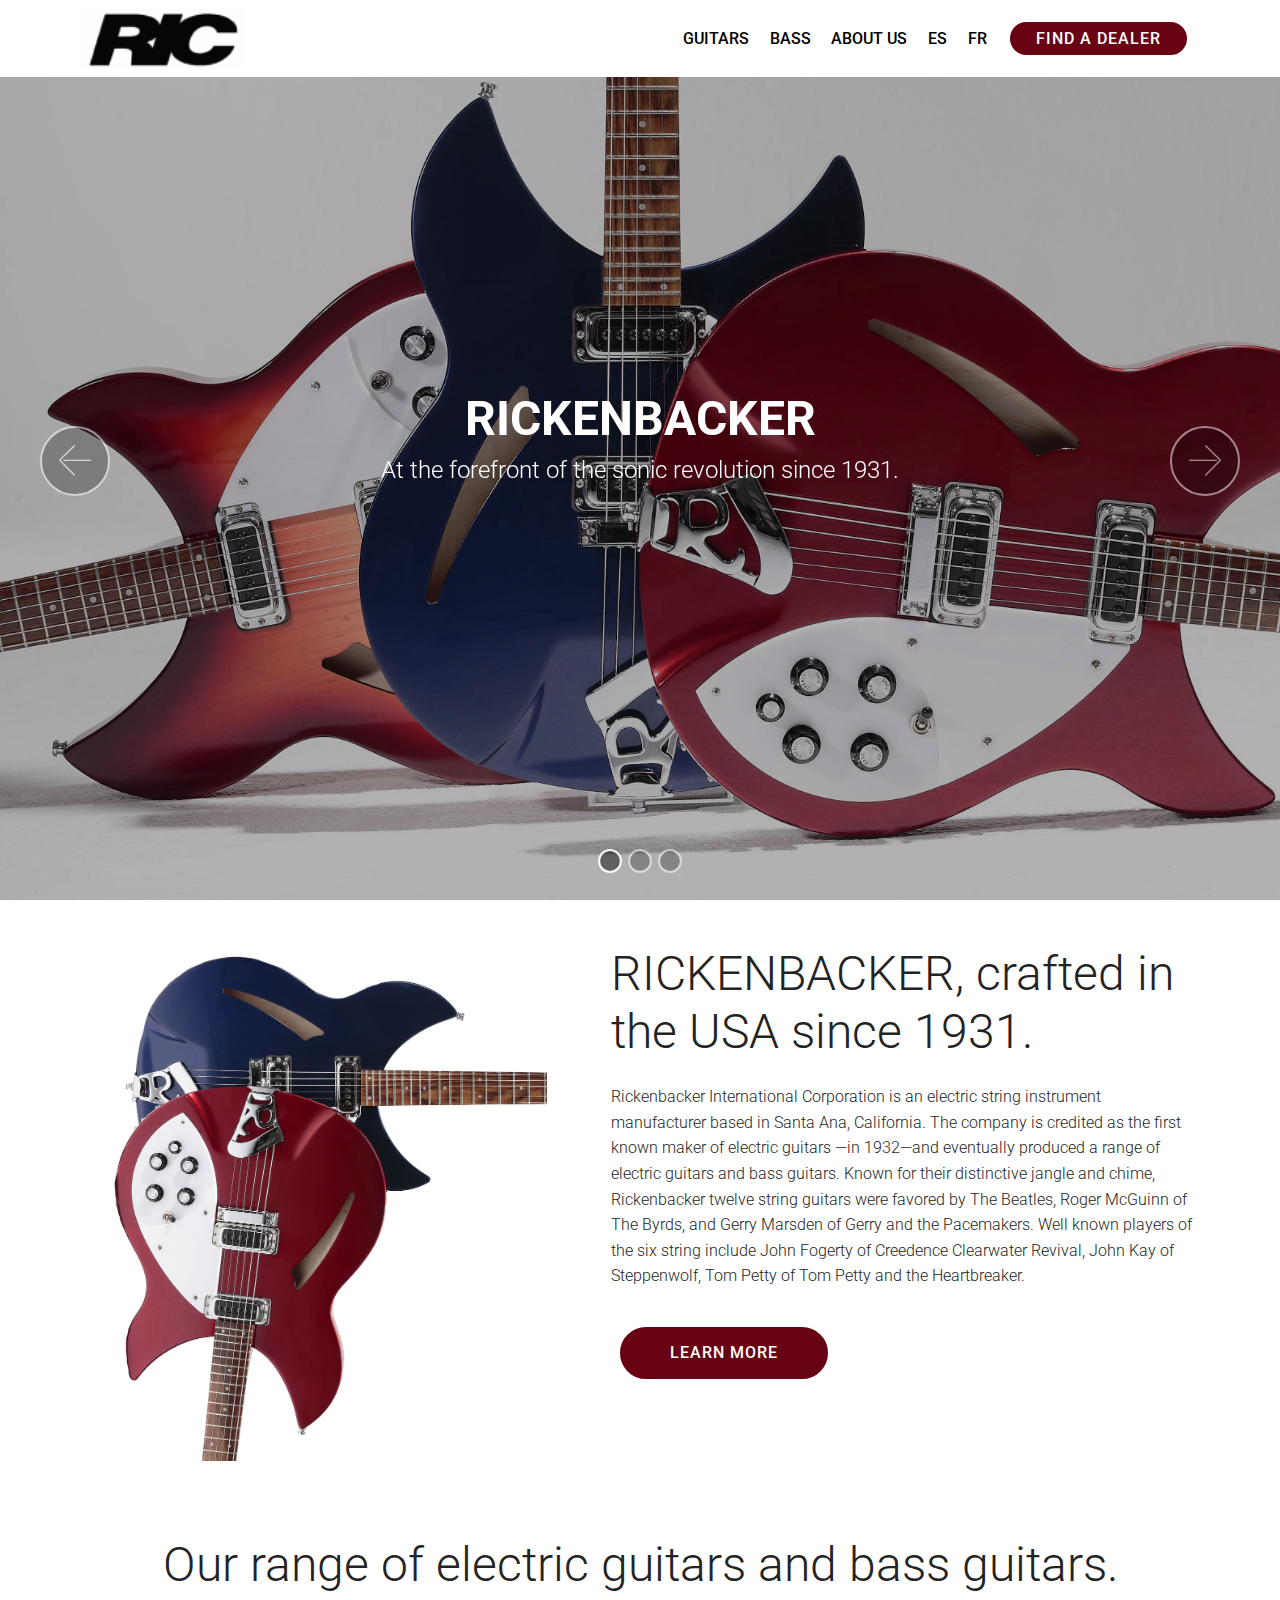
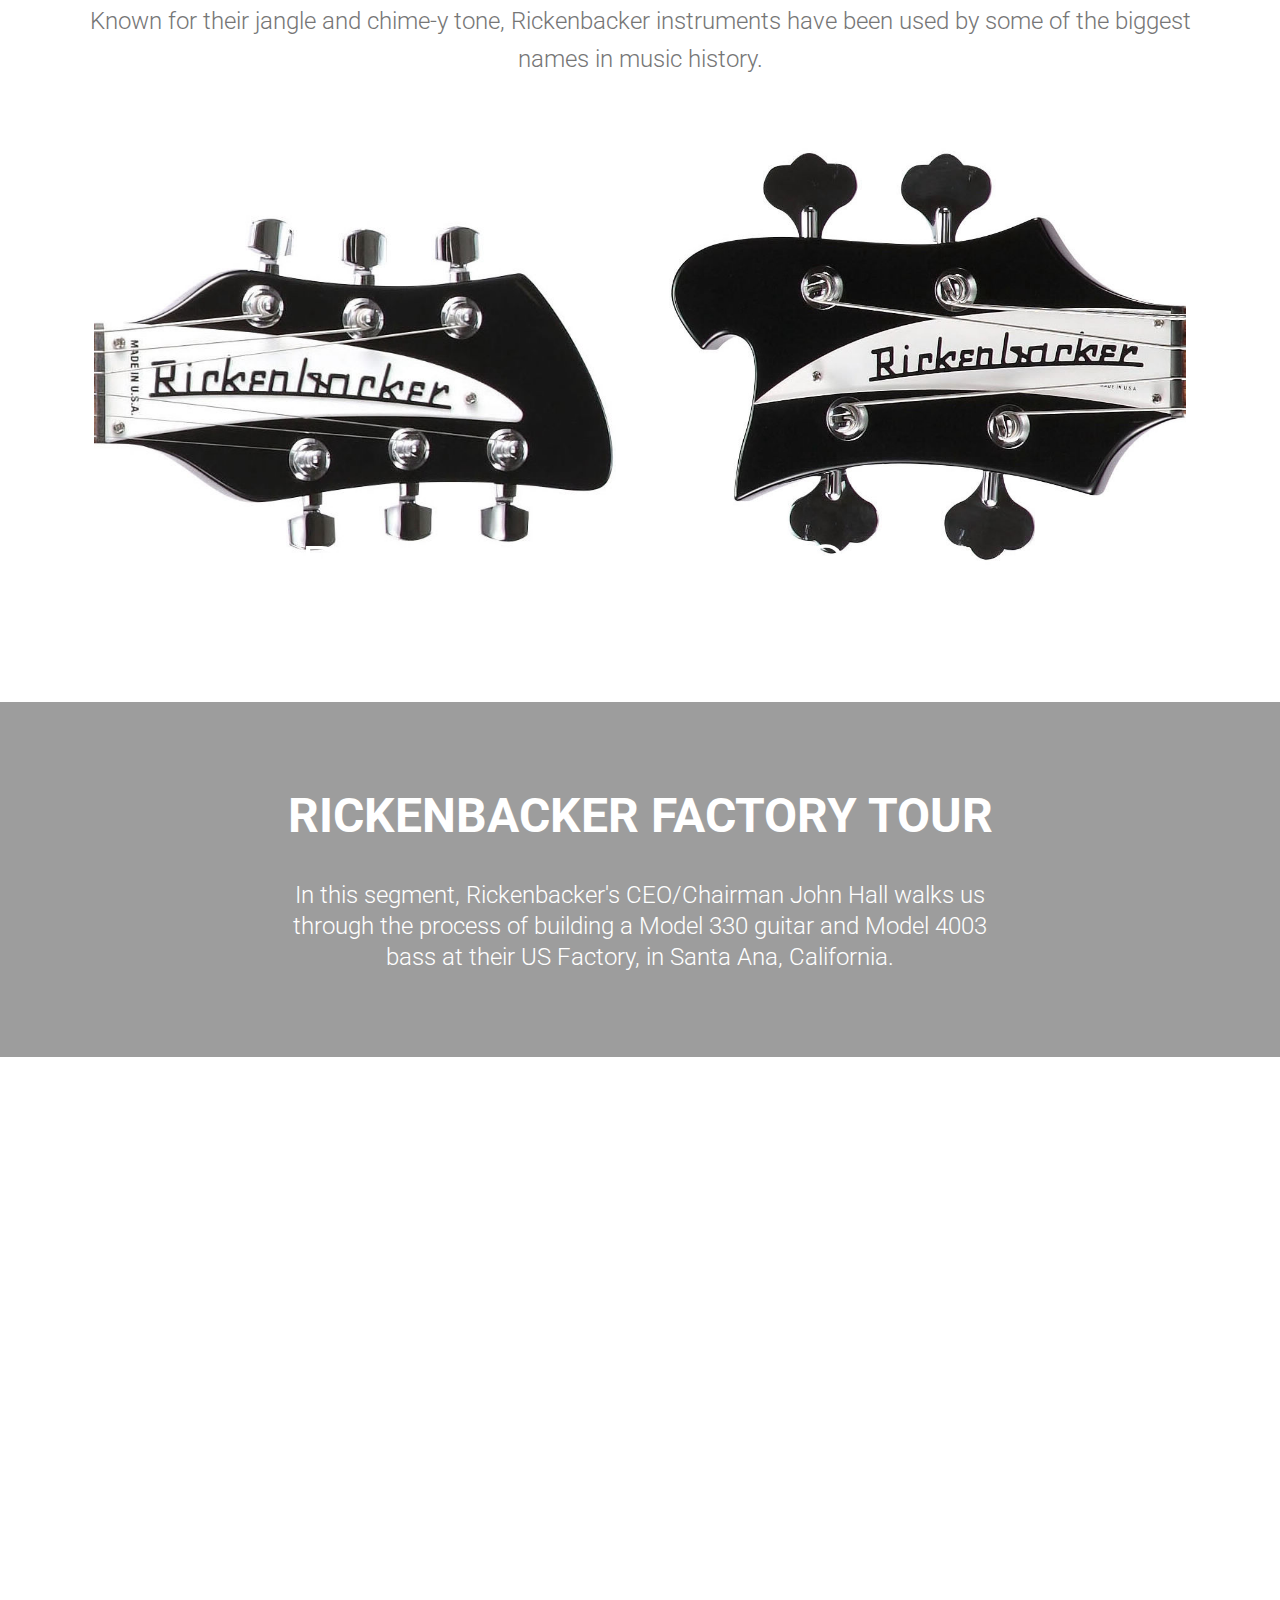
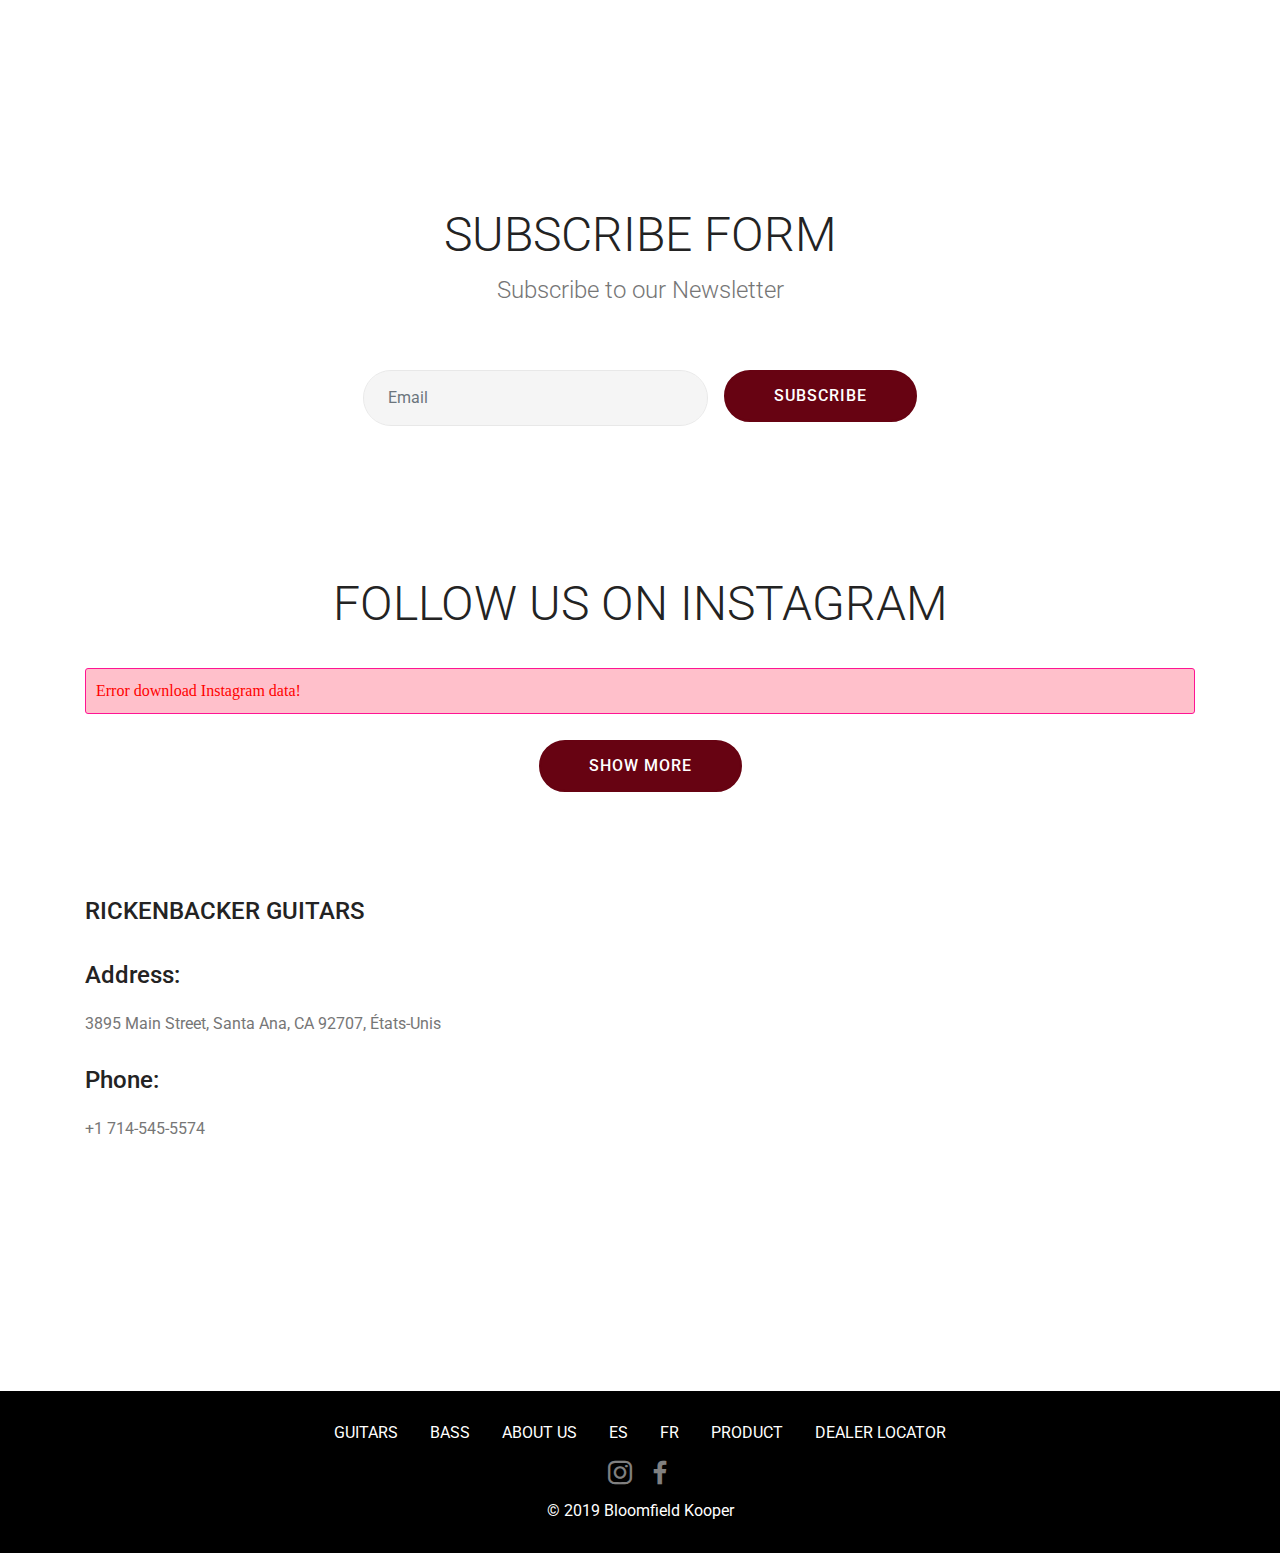
<file: index.html>
<!DOCTYPE html>
<html  >
<head>
  
  <meta charset="UTF-8">
  <meta http-equiv="X-UA-Compatible" content="IE=edge">
  
  <meta name="viewport" content="width=device-width, initial-scale=1, minimum-scale=1">
  <link rel="shortcut icon" href="assets/images/capture-decran-le-2019-04-23-a-13.59.42-110x120.png" type="image/x-icon">
  <meta name="description" content="At the forefront of the sonic revolution since 1931.">
  
  
  <title>RICKENBACKER GUITARS AND BASS</title>
  <link rel="stylesheet" href="assets/web/assets/mobirise-icons/mobirise-icons.css">
  <link rel="stylesheet" href="assets/facebook-plugin/style.css">
  <link rel="stylesheet" href="assets/bootstrap/css/bootstrap.min.css">
  <link rel="stylesheet" href="assets/bootstrap/css/bootstrap-grid.min.css">
  <link rel="stylesheet" href="assets/bootstrap/css/bootstrap-reboot.min.css">
  <link rel="stylesheet" href="assets/dropdown/css/style.css">
  <link rel="stylesheet" href="assets/tether/tether.min.css">
  <link rel="stylesheet" href="assets/socicon/css/styles.css">
  <link rel="stylesheet" href="assets/instagram-feed/style.css">
  <link rel="stylesheet" href="assets/slick/slick.css">
  <link rel="stylesheet" href="assets/theme/css/style.css">
  <link rel="stylesheet" href="assets/recaptcha.css">
  <link rel="preload" as="style" href="assets/mobirise/css/mbr-additional.css"><link rel="stylesheet" href="assets/mobirise/css/mbr-additional.css" type="text/css">
  
  
  

</head>
<body>
  <section class="menu cid-rnWPmlaG2n" once="menu" id="menu2-0">

    

    <nav class="navbar navbar-expand beta-menu navbar-dropdown align-items-center navbar-fixed-top navbar-toggleable-sm">
        <button class="navbar-toggler navbar-toggler-right" type="button" data-toggle="collapse" data-target="#navbarSupportedContent" aria-controls="navbarSupportedContent" aria-expanded="false" aria-label="Toggle navigation">
            <div class="hamburger">
                <span></span>
                <span></span>
                <span></span>
                <span></span>
            </div>
        </button>
        <div class="menu-logo">
            <div class="navbar-brand">
                <span class="navbar-logo">
                    <a href="index.html">
                        <img src="assets/images/index-copie-122x45.png" alt="" title="" style="height: 3.8rem;">
                    </a>
                </span>
                
            </div>
        </div>
        <div class="collapse navbar-collapse" id="navbarSupportedContent">
            <ul class="navbar-nav nav-dropdown" data-app-modern-menu="true"><li class="nav-item">
                    <a class="nav-link link text-black display-4" href="guitars.html">
                        GUITARS</a>
                </li><li class="nav-item"><a class="nav-link link text-black display-4" href="bass.html">BASS</a></li>
                <li class="nav-item"><a class="nav-link link text-black display-4" href="page3.html">
                        ABOUT US</a></li><li class="nav-item"><a class="nav-link link text-black display-4" href="index.html">ES</a></li><li class="nav-item"><a class="nav-link link text-black display-4" href="index.html">FR</a></li></ul>
            <div class="navbar-buttons mbr-section-btn"><a class="btn btn-sm btn-primary display-4" href="dealerlocator.html">
                    
                    FIND A DEALER</a></div>
        </div>
    </nav>
</section>

<section class="carousel slide cid-rnWQ8LUWBE" data-interval="false" id="slider1-1">

    

    <div class="full-screen"><div class="mbr-slider slide carousel" data-keyboard="false" data-ride="false" data-interval="4000" data-pause="true"><ol class="carousel-indicators"><li data-app-prevent-settings="" data-target="#slider1-1" class=" active" data-slide-to="0"></li><li data-app-prevent-settings="" data-target="#slider1-1" data-slide-to="1"></li><li data-app-prevent-settings="" data-target="#slider1-1" data-slide-to="2"></li></ol><div class="carousel-inner" role="listbox"><div class="carousel-item slider-fullscreen-image active" data-bg-video-slide="false" style="background-image: url(assets/images/r-11-2000x3000.jpg);"><div class="container container-slide"><div class="image_wrapper"><div class="mbr-overlay" style="opacity: 0.3;"></div><img src="assets/images/r-11-2000x3000.jpg" title="<b>RICKENBACKER</b>"><div class="carousel-caption justify-content-center"><div class="col-10 align-center"><h2 class="mbr-fonts-style display-2"><strong>RICKENBACKER</strong></h2><p class="lead mbr-text mbr-fonts-style display-5">At the forefront of the sonic 
revolution since 1931.
</p></div></div></div></div></div><div class="carousel-item slider-fullscreen-image" data-bg-video-slide="false" style="background-image: url(assets/images/img-2625-2000x1458.jpg);"><div class="container container-slide"><div class="image_wrapper"><div class="mbr-overlay" style="opacity: 0.3;"></div><img src="assets/images/img-2625-2000x1458.jpg" title="<b>RICKENBACKER</b>"><div class="carousel-caption justify-content-center"><div class="col-10 align-center"><h2 class="mbr-fonts-style display-2"><strong>RICKENBACKER</strong></h2><p class="lead mbr-text mbr-fonts-style display-5">At the forefront of the sonic 
revolution since 1931.
</p></div></div></div></div></div><div class="carousel-item slider-fullscreen-image" data-bg-video-slide="false" style="background-image: url(assets/images/r-2-2000x3000.jpg);"><div class="container container-slide"><div class="image_wrapper"><div class="mbr-overlay" style="opacity: 0.3;"></div><img src="assets/images/r-2-2000x3000.jpg" title="<b>RICKENBACKER</b>"><div class="carousel-caption justify-content-center"><div class="col-10 align-center"><h2 class="mbr-fonts-style display-2"><strong>RICKENBACKER</strong></h2><p class="lead mbr-text mbr-fonts-style display-5">At the forefront of the sonic 
revolution since 1931.
</p></div></div></div></div></div></div><a data-app-prevent-settings="" class="carousel-control carousel-control-prev" role="button" data-slide="prev" href="#slider1-1"><span aria-hidden="true" class="mbri-left mbr-iconfont"></span><span class="sr-only">Previous</span></a><a data-app-prevent-settings="" class="carousel-control carousel-control-next" role="button" data-slide="next" href="#slider1-1"><span aria-hidden="true" class="mbri-right mbr-iconfont"></span><span class="sr-only">Next</span></a></div></div>

</section>

<section class="header3 cid-rnX1oPREDa" id="header3-d">

    

    

    <div class="container">
        <div class="media-container-row">
            <div class="mbr-figure" style="width: 85%;">
                <img src="assets/images/legacy-r-9-copie-1142x1275.jpg" alt="" title="">
            </div>

            <div class="media-content">
                <h1 class="mbr-section-title mbr-white pb-3 mbr-fonts-style display-2">RICKENBACKER, crafted in the USA since 1931.</h1>
                
                <div class="mbr-section-text mbr-white pb-3 ">
                    <p class="mbr-text mbr-fonts-style display-4">
                        Rickenbacker International Corporation is an electric string instrument manufacturer based in Santa Ana, California. The company is credited as the first known maker of electric guitars —in 1932—and eventually produced a range of electric guitars and bass guitars. Known for their distinctive jangle and chime, Rickenbacker twelve string guitars were favored by The Beatles, Roger McGuinn of The Byrds, and Gerry Marsden of Gerry and the Pacemakers. Well known players of the six string include John Fogerty of Creedence Clearwater Revival, John Kay of Steppenwolf, Tom Petty of Tom Petty and the Heartbreaker.
                    </p>
                </div>
                <div class="mbr-section-btn"><a class="btn btn-md btn-primary display-4" href="page3.html">LEARN MORE</a></div>
            </div>
        </div>
    </div>

</section>

<section class="features9 popup-btn-cards cid-rotxzy3Yw6" id="features9-q">

    

    
    <div class="container">
        <h2 class="align-center mbr-fonts-style mbr-section-title display-2">Our range of electric guitars and bass guitars.</h2>
        
        <h3 class="mbr-section-subtitle align-center mbr-fonts-style mbr-light  display-5">Known for their jangle and chime-y tone, Rickenbacker instruments have been used by some of the biggest names in music history.</h3>
        <div class="row main justify-content-center">
            <div class="col-lg-6 p-4">
                <div class="image-element card-wrapper">
                    <img src="assets/images/guitarbass-330headstock-718x718.jpg" alt="" title="">
                    <div class="mbr-overlay card-overlay"></div>
                    <div class="wrapper">
                        <h3 class="card-title mbr-fonts-style align-left mbr-white display-1">
                            GUITARS</h3>
                        <div class="collapsed-content">
                            <p class="mbr-text mbr-white mbr-fonts-style display-7">
                                Rickenbacker guitars stand as some of the most iconic of all time, as one of the true early innovators of the electric guitar.
                            </p>
                            <div class="mbr-section-btn"><a class="btn btn-md btn-white-outline display-4" href="guitars.html">View All</a></div>
                        </div>
                   </div>
               </div>
            </div>
            <div class="col-lg-6 p-4">
                <div class="image-element card-wrapper">
                    <img src="assets/images/guitarbass-4001headstock-1-844x843.jpg" alt="" title="">
                    <div class="mbr-overlay card-overlay"></div>
                    <div class="wrapper">
                        <h3 class="card-title mbr-fonts-style align-left mbr-white display-1">
                            BASS</h3>
                        <div class="collapsed-content">
                            <p class="mbr-text mbr-white mbr-fonts-style display-7">
                                The Classic Rickenbacker bass is famous for its ringing sustain, treble punch and solid underlying bass.
                            </p>
                            <div class="mbr-section-btn"><a class="btn btn-md btn-white-outline display-4" href="bass.html">View All</a></div>
                        </div>
                    </div>
                </div>
            </div>
        </div>
    </div>
</section>

<section class="mbr-section content5 cid-ro7Llupk1H mbr-parallax-background" id="content5-j">

    

    <div class="mbr-overlay" style="opacity: 0.4; background-color: rgb(35, 35, 35);">
    </div>

    <div class="container">
        <div class="media-container-row">
            <div class="title col-12 col-md-8">
                <h2 class="align-center mbr-bold mbr-white pb-3 mbr-fonts-style display-2"><p>RICKENBACKER FACTORY TOUR</p></h2>
                <h3 class="mbr-section-subtitle align-center mbr-light mbr-white pb-3 mbr-fonts-style display-5">In this segment, Rickenbacker's CEO/Chairman John Hall walks us through the process of building a Model 330 guitar and Model 4003 bass at their US Factory, in Santa Ana, California.</h3>
                
                
            </div>
        </div>
    </div>
</section>

<section class="cid-ro7IWrtuYd" id="video1-h">

    
    
    <figure class="mbr-figure align-center container">
        <div class="video-block" style="width: 87%;">
            <div><iframe class="mbr-embedded-video" src="https://www.youtube.com/embed/NEuqgZzKxC4?rel=0&amp;amp;showinfo=0&amp;autoplay=0&amp;loop=0" width="1280" height="720" frameborder="0" allowfullscreen></iframe></div>
        </div>
    </figure>
</section>

<section class="mbr-section form3 cid-ro7LJwdnQ4" id="form3-l">

    

    

    <div class="container">
        <div class="row justify-content-center">
            <div class="title col-12 col-lg-8">
                <h2 class="align-center pb-2 mbr-fonts-style display-2">
                    SUBSCRIBE FORM
                </h2>
                <h3 class="mbr-section-subtitle align-center pb-5 mbr-light mbr-fonts-style display-5">
                    Subscribe to our Newsletter
                </h3>
            </div>
        </div>

        <div class="row py-2 justify-content-center">
            <div class="col-12 col-lg-6  col-md-8 " data-form-type="formoid">
                <!---Formbuilder Form--->
                <form action="https://mobirise.com/" method="POST" class="mbr-form form-with-styler" data-form-title="Mobirise Form"><input type="hidden" name="email" data-form-email="true" value="jRXoV0EBKMyQ04DEFIy4wEuelewADdAd5cuQMClMbmYqbbrt9MZSRkUJo7ILUOqeaRh2MCOHaSQ+YG6zc0nZyJkV00XPnHT3cZNubCXFZgMCnMmLoHLEQSiF8Kek4us=.Gka+Cpdjx4rkTo5+k5tGN6weruvhta/dmerRfwgobXSNTKadV0UOGE4MI6N3N+n4AvPn04tu7VrU/IitJO/LLhLOaC9557bnOcvPS+KlcUGzfrjfRtp8BUzVC0DxUQFz">
                    <div class="row">
                        <div hidden="hidden" data-form-alert="" class="alert alert-success col-12">Thanks for filling out the form!</div>
                        <div hidden="hidden" data-form-alert-danger="" class="alert alert-danger col-12">
                        </div>
                    </div>
                    <div class="dragArea row">
                        <div class="form-group col" data-for="email">
                            <input type="email" name="email" placeholder="Email" data-form-field="Email" required="required" class="form-control display-7" id="email-form3-l">
                        </div>
                        <div class="col-auto input-group-btn">
                            <button type="submit" class="btn btn-primary  display-4">SUBSCRIBE</button>
                        </div>
                    </div>
                </form><!---Formbuilder Form--->
            </div>
        </div>
    </div>
</section>

<section class="mbr-instagram-feed" data-rows="2" data-per-row-slider="" data-spacing="5" data-full-width="" data-account="yulnetwork" data-per-row-grid="4" id="instagram-feed-block-g" data-rv-view="179" style="background-color: rgb(255, 255, 255); padding-top: 40px; padding-bottom: 40px;">
    
    <div class="container container_toggle">
        <div class="row">
            <div class="col">
                <div class="inst">
                    <h1 class="inst__title align-center mbr-fonts-style display-2">FOLLOW US ON INSTAGRAM</h1>
                    <div class="inst__content"></div>
                    <div class="inst__more mbr-section-btn align-center" buttons="0"><a class="btn btn-md btn-primary display-4" href="#" data-max-id="2025742496447313219_12860144783">SHOW MORE</a></div>
                </div>
            </div>
        </div>
    </div>
</section>

<section class="mbr-section contacts1 cid-ro7Mxxr7EP" id="contacts1-m">
    <!---->
    
    <!---->
    <!--Overlay-->
    
    <!--Container-->
    <div class="container">
        <div class="row">
            <!--Titles-->
            <div class="title col-12">
                <h2 class="align-left mbr-fonts-style display-5">
                    RICKENBACKER GUITARS</h2>
                
            </div>
            <!--Left-->
            <div class="col-12 col-md-6">
                <div class="left-block wrapper">
                    <div class="b b-adress">
                        <h5 class="align-left mbr-fonts-style m-0 display-5">
                            Address:
                        </h5>
                        <p class="mbr-text align-left mbr-fonts-style display-7">
                            3895 Main Street, Santa Ana, CA 92707, États-Unis
                        </p>
                    </div>
                    <div class="b b-phone">
                        <h5 class="align-left mbr-fonts-style m-0 display-5">
                            Phone:
                        </h5>
                        <p class="mbr-text align-left mbr-fonts-style display-7">
                            +1 714-545-5574
                        </p>
                    </div>
                    
                </div>
            </div>
            <!--Right-->
            <div class="col-12 col-md-6">
                <div class="google-map"><iframe frameborder="0" style="border:0" src="https://www.google.com/maps/embed/v1/place?key=AIzaSyCy9r70T3NYf3PhvVflTo0_zdif2_IoIYs&amp;q=place_id:EiozODk1IE1haW4gU3RyZWV0LCBTYW50YSBBbmEsIENBIDkyNzA3LCBVU0EiGxIZChQKEgnpKioc297cgBHlMe81lJhSEBC3Hg" allowfullscreen=""></iframe></div>
            </div>
        </div>
    </div>
</section>

<section once="" class="cid-ro7MAS4j1t" id="footer7-n">

    

    

    <div class="container">
        <div class="media-container-row align-center mbr-white">
            <div class="row row-links">
                <ul class="foot-menu">
                    
                    
                    
                    
                    
                <li class="foot-menu-item mbr-fonts-style display-7"><a href="guitars.html" class="text-white">GUITARS</a></li><li class="foot-menu-item mbr-fonts-style display-7"><a class="text-white mbr-bold" href="bass.html" style="font-weight: normal;"></a><a href="bass.html" class="text-white">BASS</a></li><li class="foot-menu-item mbr-fonts-style display-7"><a class="text-white mbr-bold" href="page3.html" style="font-weight: normal;"></a><a href="page3.html" class="text-white">ABOUT US</a></li><li class="foot-menu-item mbr-fonts-style display-7"><a class="text-white mbr-bold" href="index.html" style="font-weight: normal;"></a><a href="index.html" class="text-white">ES</a></li><li class="foot-menu-item mbr-fonts-style display-7"><a class="text-white mbr-bold" href="index.html" style="font-weight: normal;"></a><a href="index.html" class="text-white">FR</a></li><li class="foot-menu-item mbr-fonts-style display-7"><a class="text-white mbr-bold" href="index.html" style="font-weight: normal;"></a><a href="Product.html" class="text-white"></a><a href="Product.html" class="text-white">PRODUCT</a></li><li class="foot-menu-item mbr-fonts-style display-7"><a class="text-white mbr-bold" href="index.html" style="font-weight: normal;"></a><a href="Product.html" class="text-white"></a><a href="dealerlocator.html" class="text-white">DEALER LOCATOR</a></li></ul>
            </div>
            <div class="row social-row">
                <div class="social-list align-right pb-2">
                    
                    
                    
                    
                    
                    
                <div class="soc-item">
                        <a href="http://instagram.com/yulnetwork" target="_blank">
                            <span class="mbr-iconfont mbr-iconfont-social socicon-instagram socicon" style="color: rgb(255, 255, 255); fill: rgb(255, 255, 255);"></span>
                        </a>
                    </div><div class="soc-item">
                        <a href="https://www.facebook.com/ricguitars" target="_blank">
                            <span class="mbr-iconfont mbr-iconfont-social socicon-facebook socicon" style="color: rgb(255, 255, 255); fill: rgb(255, 255, 255);"></span>
                        </a>
                    </div></div>
            </div>
            <div class="row row-copirayt">
                <p class="mbr-text mb-0 mbr-fonts-style mbr-white align-center display-7">© 2019 <a href="https://www.bloomfieldkooper.com/" target="_blank" class="text-white">Bloomfield Kooper</a></p>
            </div>
        </div>
    </div>
</section>


  <script src="assets/web/assets/jquery/jquery.min.js"></script>
  <script src="assets/popper/popper.min.js"></script>
  <script src="https://connect.facebook.net/en_US/sdk.js#xfbml=1&version=v2.5"></script>
  <script src="https://apis.google.com/js/plusone.js"></script>
  <script src="assets/facebook-plugin/facebook-script.js"></script>
  <script src="assets/bootstrap/js/bootstrap.min.js"></script>
  <script src="assets/smoothscroll/smooth-scroll.js"></script>
  <script src="assets/vimeoplayer/jquery.mb.vimeo_player.js"></script>
  <script src="assets/dropdown/js/nav-dropdown.js"></script>
  <script src="assets/dropdown/js/navbar-dropdown.js"></script>
  <script src="assets/touchswipe/jquery.touch-swipe.min.js"></script>
  <script src="assets/ytplayer/jquery.mb.ytplayer.min.js"></script>
  <script src="assets/tether/tether.min.js"></script>
  <script src="assets/bootstrapcarouselswipe/bootstrap-carousel-swipe.js"></script>
  <script src="assets/mbr-popup-btns/mbr-popup-btns.js"></script>
  <script src="assets/parallax/jarallax.min.js"></script>
  <script src="assets/instagram-feed/index.js"></script>
  <script src="assets/slick/slick.min.js"></script>
  <script src="assets/theme/js/script.js"></script>
  <script src="assets/slidervideo/script.js"></script>
  <script src="assets/formoid.min.js"></script>
  
  

</body>
</html>
</file>
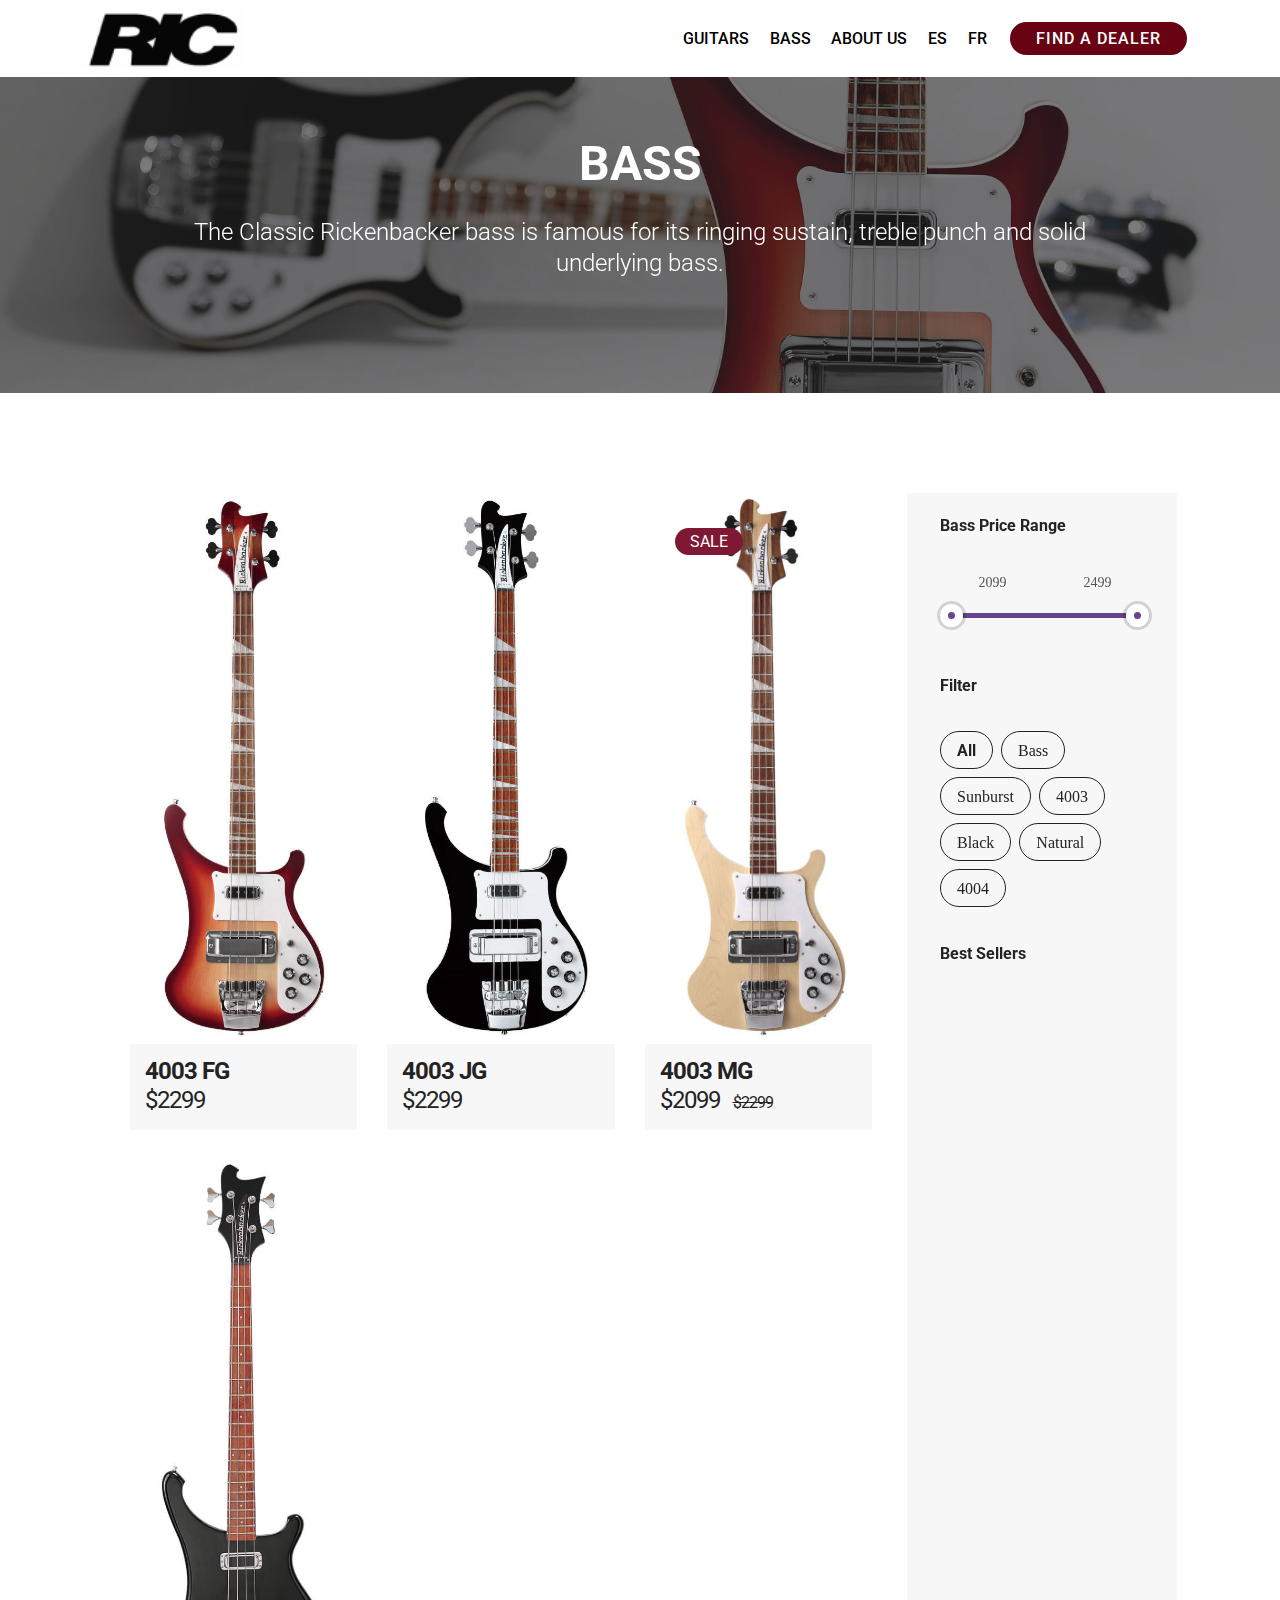
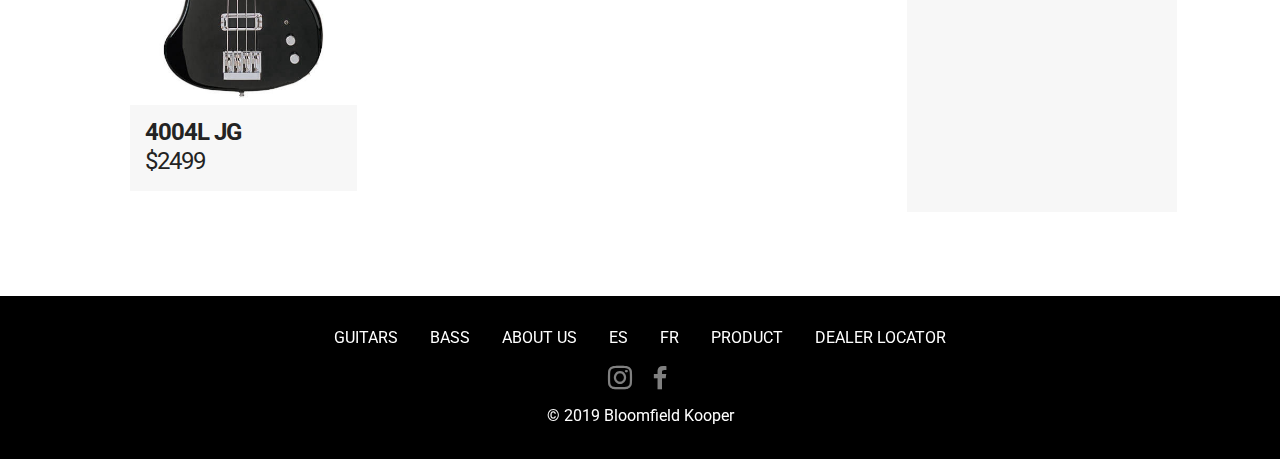
<file: bass.html>
<!DOCTYPE html>
<html  >
<head>
  
  <meta charset="UTF-8">
  <meta http-equiv="X-UA-Compatible" content="IE=edge">
  
  <meta name="viewport" content="width=device-width, initial-scale=1, minimum-scale=1">
  <link rel="shortcut icon" href="assets/images/capture-decran-le-2019-04-23-a-13.59.42-110x120.png" type="image/x-icon">
  <meta name="description" content="The Classic Rickenbacker bass is famous for its ringing sustain, treble punch and solid underlying bass.">
  
  
  <title>RICKENBACKER - BASS</title>
  <link rel="stylesheet" href="assets/web/assets/mobirise-icons/mobirise-icons.css">
  <link rel="stylesheet" href="assets/facebook-plugin/style.css">
  <link rel="stylesheet" href="assets/bootstrap/css/bootstrap.min.css">
  <link rel="stylesheet" href="assets/bootstrap/css/bootstrap-grid.min.css">
  <link rel="stylesheet" href="assets/bootstrap/css/bootstrap-reboot.min.css">
  <link rel="stylesheet" href="assets/tether/tether.min.css">
  <link rel="stylesheet" href="assets/socicon/css/styles.css">
  <link rel="stylesheet" href="assets/dropdown/css/style.css">
  <link rel="stylesheet" href="assets/theme/css/style.css">
  <link rel="stylesheet" href="assets/gallery/style.css">
  <link rel="preload" as="style" href="assets/mobirise/css/mbr-additional.css"><link rel="stylesheet" href="assets/mobirise/css/mbr-additional.css" type="text/css">
  
  
  

</head>
<body>
  <section class="header1 cid-rounGPMmJw mbr-parallax-background" id="header1-1j">

    

    <div class="mbr-overlay" style="opacity: 0.6; background-color: rgb(35, 35, 35);">
    </div>

    <div class="container">
        <div class="row justify-content-md-center">
            <div class="mbr-white col-md-10">
                <h1 class="mbr-section-title align-center mbr-bold pb-3 mbr-fonts-style display-2">
                    BASS</h1>
                <h3 class="mbr-section-subtitle align-center mbr-light pb-3 mbr-fonts-style display-5">The Classic Rickenbacker bass is famous for its ringing sustain, treble punch and solid underlying bass.</h3>
                
                
            </div>
        </div>
    </div>

</section>

<section class="mbr-gallery cid-rotGYnVvyB" id="shop1-u">

    

    <!-- <div class="big-container"> -->
    <div class="container">
        <div class="mbr-shop" show-sidebar=""><!-- Shop Gallery --><div class="row mbr-shop__row col-md-12"><div class="wrapper-shop-items col-xl-9"><div class="mbr-gallery-row"><div><div class="shop-items"><div class="mbr-gallery-item" data-tags="Bass, Sunburst, 4003" data-slide-to="0" data-seller="false" data-price="2299" data-oldprice="156"><div class="item_overlay" data-toggle="modal"></div><div class="galleryItem" data-toggle="modal"><div class="style_overlay"></div><div class="img_wraper"><img src="assets/images/rickenbacker-4003-fg-432x1037-432x1037.jpg" alt="" title=""></div><span class="onsale mbr-fonts-style display-4" data-onsale="false" style="display: none;">SALE</span><div class="sidebar_wraper"><h4 class="item-title mbr-fonts-style mbr-text display-5">4003 FG</h4><div class="price-block"><span class="shop-item-price mbr-fonts-style display-5"><span style="font-weight: normal;">$2299</span></span><span class="oldprice mbr-fonts-style display-7" style="display: none;">$156</span></div><div class="card-description"><div>•	Body: Maple
</div><div>•	Neck-through-body
</div><div>•	Fretboard: Caribbean rosewood (metopium brownei) with triangle inlays</div><div>
•	20 Frets
</div><div>•	Scale: 845 mm
</div><div>•	Nut width: 42.9 mm</div><div>
•	Schaller deluxe machine heads
</div><div>•	Pickups: 2 Single coil bass pickups
</div><div>•	Weight: approx. 4.1 kg
</div><div>•	Colour: Fire glow
</div><div>•	Case included
</div></div><div class="mbr-section-btn" buttons="0" style="display: none;"><a href="Product.html" class="btn btn-primary display-7">LEARN MORE</a></div></div></div></div><div class="mbr-gallery-item" data-tags="Black, Bass, 4003" data-slide-to="1" data-seller="false" data-price="2299" data-oldprice="64"><div class="item_overlay" data-toggle="modal"></div><div class="galleryItem" data-toggle="modal"><div class="style_overlay"></div><div class="img_wraper"><img src="assets/images/rickenbacker-4003-jg-432x1037-432x1037.jpg" alt="" title=""></div><span class="onsale mbr-fonts-style display-4" data-onsale="false" style="display: none;">SALE</span><div class="sidebar_wraper"><h4 class="item-title mbr-fonts-style mbr-text display-5">4003 JG</h4><div class="price-block"><span class="shop-item-price mbr-fonts-style display-5"><span style="font-weight: normal;">$2299</span></span><span class="oldprice mbr-fonts-style display-7" style="display: none;">$64</span></div><div class="card-description"><p>•	Body: Maple
</p><p>•	Through body maple neck
</p><p>•	Fretboard: Caribbean rosewood (metopium brownei)</p><p>
•	Triangle fingerboard inlays
</p><p>•	20 Frets
•	Scale: 845 mm
</p><p>•	Nut width: 42.9 mm
</p><p>•	Pickup: 2 Bass single coils
</p><p>•	Schaller deluxe machine heads
</p><p>•	Weight: approx. 4.1 kg
</p><p>•	Colour: Jet glow</p><p>
•	Case included
</p></div><div class="mbr-section-btn" buttons="0" style="display: none;"><a href="Product.html" class="btn btn-primary display-7">LEARN MORE</a></div></div></div></div><div class="mbr-gallery-item" data-tags="Natural, Bass, 4003" data-slide-to="2" data-seller="false" data-price="2099" data-oldprice="2299"><div class="item_overlay" data-toggle="modal"></div><div class="galleryItem" data-toggle="modal"><div class="style_overlay"></div><div class="img_wraper"><img src="assets/images/rickenbacker-4003-mg-432x1037-432x1037.jpg" alt="" title=""></div><span class="onsale mbr-fonts-style display-4" data-onsale="true">SALE</span><div class="sidebar_wraper"><h4 class="item-title mbr-fonts-style mbr-text display-5">4003 MG</h4><div class="price-block"><span class="shop-item-price mbr-fonts-style display-5"><span style="font-weight: normal;">$2099</span></span><span class="oldprice mbr-fonts-style display-7">$2299</span></div><div class="card-description"><p>•	Thinline semi acoustic guitar
</p><p>•	Maple body
</p><p>•	Set-in maple neck</p><p>
•	Caribbean rosewood fretboard (Metopium brownei)
</p><p>•	24 Frets
</p><p>•	629 mm Scale length
</p><p>•	41.4 mm Nut width</p><p>•	Schaller machine heads</p><p>
•	2 Hi-gain single coil pickups</p><p>
•	Weight: approx. 3.6 kg
</p><p>•	Colour: Mapleglo
</p><p>•	Case included</p></div><div class="mbr-section-btn" buttons="0" style="display: none;"><a href="Product.html" class="btn btn-primary display-7">LEARN MORE</a></div></div></div></div><div class="mbr-gallery-item" data-tags="Black, Bass, 4004" data-slide-to="3" data-seller="false" data-price="2499" data-oldprice="106"><div class="item_overlay" data-toggle="modal"></div><div class="galleryItem" data-toggle="modal"><div class="style_overlay"></div><div class="img_wraper"><img src="assets/images/rickenbacker-4004l-jg-432x1037-432x1037.jpg" alt="" title=""></div><span class="onsale mbr-fonts-style display-4" data-onsale="false" style="display: none;">SALE</span><div class="sidebar_wraper"><h4 class="item-title mbr-fonts-style mbr-text display-5">4004L JG</h4><div class="price-block"><span class="shop-item-price mbr-fonts-style display-5"><span style="font-weight: normal;">$2499</span></span><span class="oldprice mbr-fonts-style display-7" style="display: none;">$106</span></div><div class="card-description"><p>•	Maple body with rounded edges
</p><p>•	Maple neck through body</p><p>
•	Fretboard: Caribbean rosewood (Metopium Brownei)</p><p>
•	Dot inlays
</p><p>•	20 frets</p><p>
•	Scale: 845 mm</p><p>
•	Nut width: 42.9 mm
</p><p>•	Schaller Deluxe machine heads
</p><p>•	Pickups: 2 Bass single coils</p><p>
•	Weight: approx 4.1 kg
</p><p>•	Colour: jetglo</p><p>
•	Incl. case
</p></div><div class="mbr-section-btn" buttons="0" style="display: none;"><a href="Product.html" class="btn btn-primary display-7">LEARN MORE</a></div></div></div></div></div></div><div class="clearfix"></div></div></div><div class="col-xl-3 sidebar"><div class="sidebar-background"></div><div class="sidebar-block container bestseller-block"><h4 class="sidebar-title mbr-fonts-style mbr-text display-7">Best Sellers</h4><div class="bestsellers col-md-12" onselectstart="return false"></div></div><div class="sidebar-block container range-slider"><h4 class="sidebar-title mbr-fonts-style mbr-text display-7">Bass Price Range</h4><div class="filter-cost" onselectstart="return false"><div class="price-controls"><label class="min-price"><input class="min-input" type="text" value="auto" name="min"></label><label class="max-price"><input class="max-input" type="text" value="auto" name="max"></label></div><div class="range-controls"><div class="scale"><div class="bar"></div></div><div class="toggle min-toggle"></div><div class="toggle max-toggle"></div></div></div> <div class="price-range mbr-section-btn" buttons="0"><a class="btn btn-sm btn-primary" href="">Filter</a></div><div class="price-range-reset mbr-section-btn" buttons="0"><a class="btn btn-sm btn-secondary" href="">Show all</a></div></div><div class="sidebar-block container sidebar-categories"><h4 class="sidebar-title mbr-fonts-style mbr-text display-7">Filter</h4><div class="categories col-md-12"><div class="categories-titles"><!-- Filter --><div class="mbr-gallery-filter mbr-shop-filter container gallery-filter-active"><ul buttons="0"><li class="mbr-gallery-filter-all active display-7">All</li> </ul></div></div></div></div></div></div><!-- Lightbox --><div class="shopItemsModal_wraper" style="z-index: 2500;"><div class="shopItemsModalBg"></div><div class="shopItemsModal row"><div class="col-md-6 image-modal"></div><div class="col-md-6 text-modal"></div><div class="closeModal"><div class="close-modal-wrapper"></div></div></div></div></div>
    </div>

</section>

<section class="menu cid-roLkjDhyrP" once="menu" id="menu2-21">

    

    <nav class="navbar navbar-expand beta-menu navbar-dropdown align-items-center navbar-fixed-top navbar-toggleable-sm">
        <button class="navbar-toggler navbar-toggler-right" type="button" data-toggle="collapse" data-target="#navbarSupportedContent" aria-controls="navbarSupportedContent" aria-expanded="false" aria-label="Toggle navigation">
            <div class="hamburger">
                <span></span>
                <span></span>
                <span></span>
                <span></span>
            </div>
        </button>
        <div class="menu-logo">
            <div class="navbar-brand">
                <span class="navbar-logo">
                    <a href="index.html">
                        <img src="assets/images/index-copie-122x45.png" alt="" title="" style="height: 3.8rem;">
                    </a>
                </span>
                
            </div>
        </div>
        <div class="collapse navbar-collapse" id="navbarSupportedContent">
            <ul class="navbar-nav nav-dropdown" data-app-modern-menu="true"><li class="nav-item">
                    <a class="nav-link link text-black display-4" href="guitars.html">
                        GUITARS</a>
                </li><li class="nav-item"><a class="nav-link link text-black display-4" href="bass.html">BASS</a></li>
                <li class="nav-item"><a class="nav-link link text-black display-4" href="page3.html">
                        ABOUT US</a></li><li class="nav-item"><a class="nav-link link text-black display-4" href="index.html">ES</a></li><li class="nav-item"><a class="nav-link link text-black display-4" href="index.html">FR</a></li></ul>
            <div class="navbar-buttons mbr-section-btn"><a class="btn btn-sm btn-primary display-4" href="dealerlocator.html">
                    
                    FIND A DEALER</a></div>
        </div>
    </nav>
</section>

<section once="" class="cid-roLkjUk2uf" id="footer7-22">

    

    

    <div class="container">
        <div class="media-container-row align-center mbr-white">
            <div class="row row-links">
                <ul class="foot-menu">
                    
                    
                    
                    
                    
                <li class="foot-menu-item mbr-fonts-style display-7"><a href="guitars.html" class="text-white">GUITARS</a></li><li class="foot-menu-item mbr-fonts-style display-7"><a class="text-white mbr-bold" href="bass.html" style="font-weight: normal;"></a><a href="bass.html" class="text-white">BASS</a></li><li class="foot-menu-item mbr-fonts-style display-7"><a class="text-white mbr-bold" href="page3.html" style="font-weight: normal;"></a><a href="page3.html" class="text-white">ABOUT US</a></li><li class="foot-menu-item mbr-fonts-style display-7"><a class="text-white mbr-bold" href="index.html" style="font-weight: normal;"></a><a href="index.html" class="text-white">ES</a></li><li class="foot-menu-item mbr-fonts-style display-7"><a class="text-white mbr-bold" href="index.html" style="font-weight: normal;"></a><a href="index.html" class="text-white">FR</a></li><li class="foot-menu-item mbr-fonts-style display-7"><a class="text-white mbr-bold" href="index.html" style="font-weight: normal;"></a><a href="Product.html" class="text-white"></a><a href="Product.html" class="text-white">PRODUCT</a></li><li class="foot-menu-item mbr-fonts-style display-7"><a class="text-white mbr-bold" href="index.html" style="font-weight: normal;"></a><a href="Product.html" class="text-white"></a><a href="dealerlocator.html" class="text-white">DEALER LOCATOR</a></li></ul>
            </div>
            <div class="row social-row">
                <div class="social-list align-right pb-2">
                    
                    
                    
                    
                    
                    
                <div class="soc-item">
                        <a href="http://instagram.com/yulnetwork" target="_blank">
                            <span class="mbr-iconfont mbr-iconfont-social socicon-instagram socicon" style="color: rgb(255, 255, 255); fill: rgb(255, 255, 255);"></span>
                        </a>
                    </div><div class="soc-item">
                        <a href="https://www.facebook.com/ricguitars" target="_blank">
                            <span class="mbr-iconfont mbr-iconfont-social socicon-facebook socicon" style="color: rgb(255, 255, 255); fill: rgb(255, 255, 255);"></span>
                        </a>
                    </div></div>
            </div>
            <div class="row row-copirayt">
                <p class="mbr-text mb-0 mbr-fonts-style mbr-white align-center display-7">© 2019 <a href="https://www.bloomfieldkooper.com/" target="_blank" class="text-white">Bloomfield Kooper</a></p>
            </div>
        </div>
    </div>
</section>


  <script src="assets/web/assets/jquery/jquery.min.js"></script>
  <script src="assets/popper/popper.min.js"></script>
  <script src="https://connect.facebook.net/en_US/sdk.js#xfbml=1&version=v2.5"></script>
  <script src="https://apis.google.com/js/plusone.js"></script>
  <script src="assets/facebook-plugin/facebook-script.js"></script>
  <script src="assets/bootstrap/js/bootstrap.min.js"></script>
  <script src="assets/mobirise-shop/script.js"></script>
  <script src="assets/tether/tether.min.js"></script>
  <script src="assets/smoothscroll/smooth-scroll.js"></script>
  <script src="assets/touchswipe/jquery.touch-swipe.min.js"></script>
  <script src="assets/dropdown/js/nav-dropdown.js"></script>
  <script src="assets/dropdown/js/navbar-dropdown.js"></script>
  <script src="assets/parallax/jarallax.min.js"></script>
  <script src="assets/theme/js/script.js"></script>
  <script src="assets/gallery/player.min.js"></script>
  <script src="assets/gallery/script.js"></script>
  
  

</body>
</html>
</file>
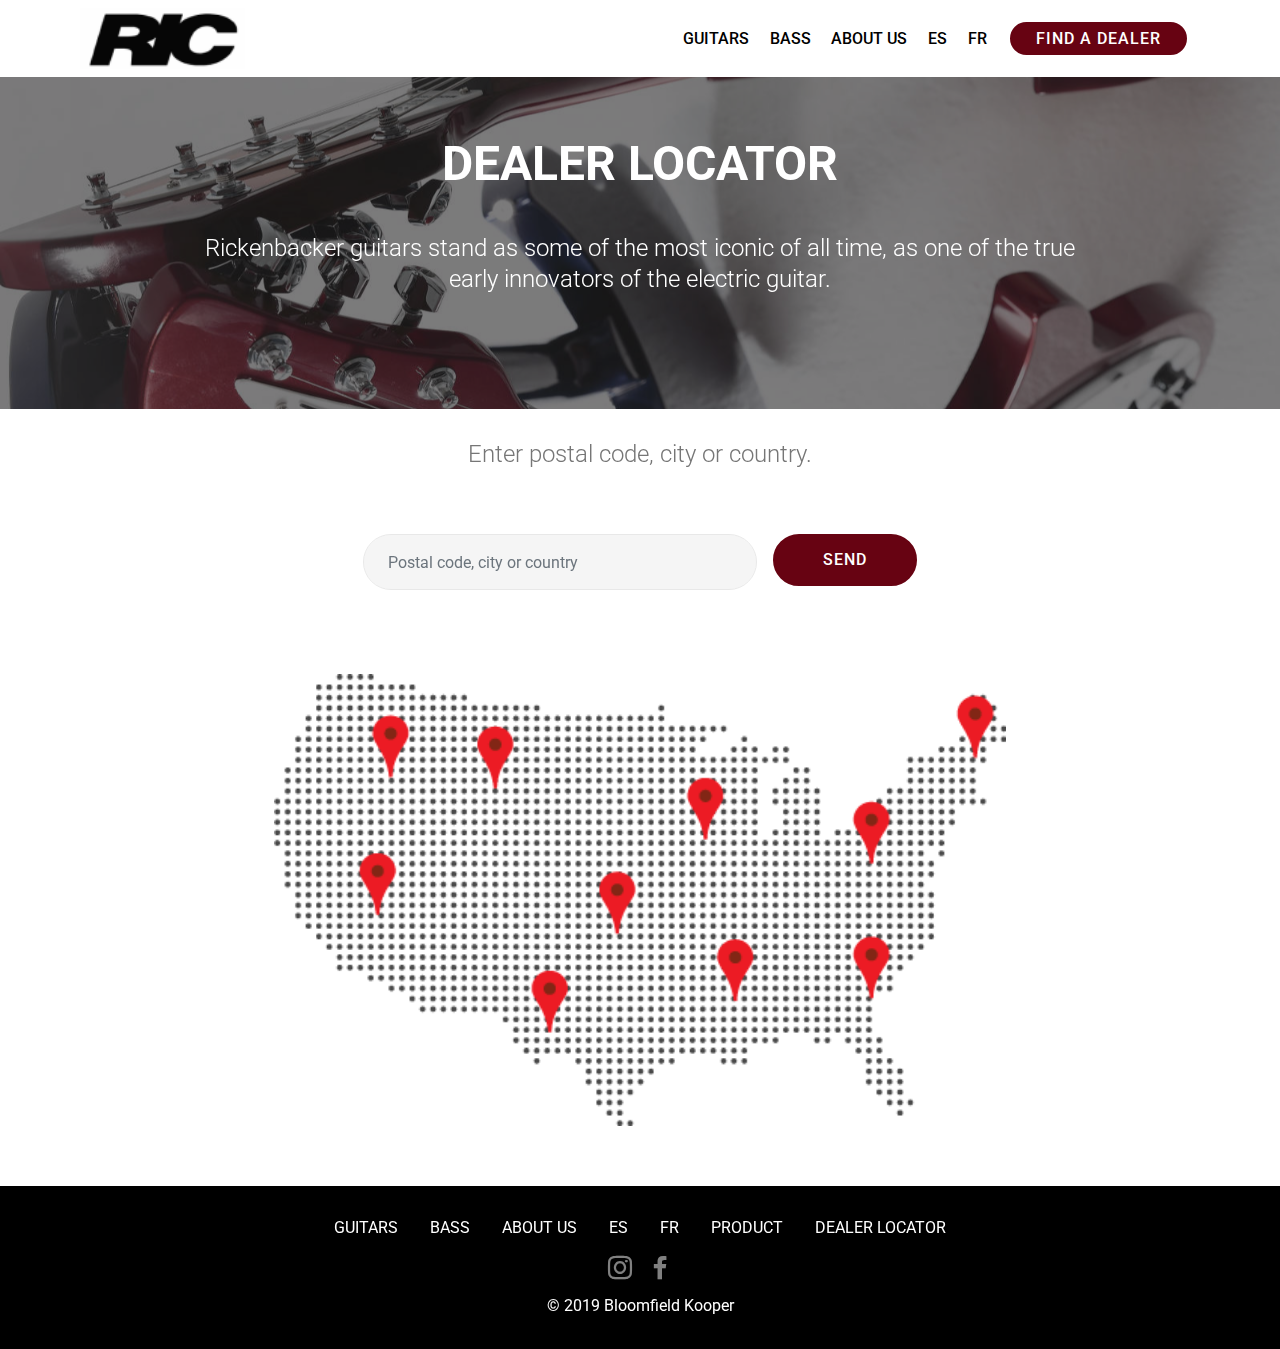
<file: dealerlocator.html>
<!DOCTYPE html>
<html  >
<head>
  
  <meta charset="UTF-8">
  <meta http-equiv="X-UA-Compatible" content="IE=edge">
  
  <meta name="viewport" content="width=device-width, initial-scale=1, minimum-scale=1">
  <link rel="shortcut icon" href="assets/images/capture-decran-le-2019-04-23-a-13.59.42-110x120.png" type="image/x-icon">
  <meta name="description" content="Find the nearest dealer.">
  
  
  <title>RICKENBACKER DEALER LOCATOR</title>
  <link rel="stylesheet" href="assets/web/assets/mobirise-icons/mobirise-icons.css">
  <link rel="stylesheet" href="assets/facebook-plugin/style.css">
  <link rel="stylesheet" href="assets/bootstrap/css/bootstrap.min.css">
  <link rel="stylesheet" href="assets/bootstrap/css/bootstrap-grid.min.css">
  <link rel="stylesheet" href="assets/bootstrap/css/bootstrap-reboot.min.css">
  <link rel="stylesheet" href="assets/tether/tether.min.css">
  <link rel="stylesheet" href="assets/dropdown/css/style.css">
  <link rel="stylesheet" href="assets/socicon/css/styles.css">
  <link rel="stylesheet" href="assets/theme/css/style.css">
  <link rel="stylesheet" href="assets/recaptcha.css">
  <link rel="preload" as="style" href="assets/mobirise/css/mbr-additional.css"><link rel="stylesheet" href="assets/mobirise/css/mbr-additional.css" type="text/css">
  
  
  

</head>
<body>
  <section class="header1 cid-roLhuGeDFC mbr-parallax-background" id="header1-1r">

    

    <div class="mbr-overlay" style="opacity: 0.6; background-color: rgb(35, 35, 35);">
    </div>

    <div class="container">
        <div class="row justify-content-md-center">
            <div class="mbr-white col-md-10">
                <h1 class="mbr-section-title align-center mbr-bold pb-3 mbr-fonts-style display-2"><p>
                    DEALER LOCATOR</p></h1>
                <h3 class="mbr-section-subtitle align-center mbr-light pb-3 mbr-fonts-style display-5">Rickenbacker guitars stand as some of the most iconic of all time, as one of the true early innovators of the electric guitar.</h3>
                
                
            </div>
        </div>
    </div>

</section>

<section class="mbr-section form3 cid-roLiCFo4y4" id="form3-1s">

    

    

    <div class="container">
        <div class="row justify-content-center">
            <div class="title col-12 col-lg-8">
                
                <h3 class="mbr-section-subtitle align-center pb-5 mbr-light mbr-fonts-style display-5">
                    Enter postal code, city or country.</h3>
            </div>
        </div>

        <div class="row py-2 justify-content-center">
            <div class="col-12 col-lg-6  col-md-8 " data-form-type="formoid">
                <!---Formbuilder Form--->
                <form action="https://mobirise.com/" method="POST" class="mbr-form form-with-styler" data-form-title="Mobirise Form"><input type="hidden" name="email" data-form-email="true" value="0ymJFe/rXPvdoQUeeCzCFkFXewWlNvf3v7ea6oBVGyQCtFjzFXrz++ouNfTS9cukFtdCdiHezsOz7KF3G8B8Oh+JwAKyywjjhZqhaqYPD49soGNbV/Vbo1BDOG1RKDKb.qJlZS0chqtOP6DycJkOpRVf/cRJWCeaBUWMG3AjacklPcWMlvmxyJCV0OuDyNK3YsZsrZoJ5FjdWdDkG7NWxihz6h8ChNF2EWH6O3ZbIAI5exjbwpENfmdyMg9MnIVoN">
                    <div class="row">
                        <div hidden="hidden" data-form-alert="" class="alert alert-success col-12"></div>
                        <div hidden="hidden" data-form-alert-danger="" class="alert alert-danger col-12">
                        </div>
                    </div>
                    <div class="dragArea row">
                        <div class="form-group col" data-for="email">
                            <input type="email" name="email" placeholder="Postal code, city or country" data-form-field="Email" required="required" class="form-control display-7" id="email-form3-1s">
                        </div>
                        <div class="col-auto input-group-btn"><button type="submit" class="btn btn-primary display-4">SEND</button></div>
                    </div>
                </form><!---Formbuilder Form--->
            </div>
        </div>
    </div>
</section>

<section class="cid-roLhl54YX7" id="image1-1q">

    

    <figure class="mbr-figure container">
        <div class="image-block" style="width: 66%;">
            <img src="assets/images/usa-map-486x300.png" width="1400" alt="" title="">
            
        </div>
    </figure>
</section>

<section class="menu cid-roLkc7qUEI" once="menu" id="menu2-1t">

    

    <nav class="navbar navbar-expand beta-menu navbar-dropdown align-items-center navbar-fixed-top navbar-toggleable-sm">
        <button class="navbar-toggler navbar-toggler-right" type="button" data-toggle="collapse" data-target="#navbarSupportedContent" aria-controls="navbarSupportedContent" aria-expanded="false" aria-label="Toggle navigation">
            <div class="hamburger">
                <span></span>
                <span></span>
                <span></span>
                <span></span>
            </div>
        </button>
        <div class="menu-logo">
            <div class="navbar-brand">
                <span class="navbar-logo">
                    <a href="index.html">
                        <img src="assets/images/index-copie-122x45.png" alt="" title="" style="height: 3.8rem;">
                    </a>
                </span>
                
            </div>
        </div>
        <div class="collapse navbar-collapse" id="navbarSupportedContent">
            <ul class="navbar-nav nav-dropdown" data-app-modern-menu="true"><li class="nav-item">
                    <a class="nav-link link text-black display-4" href="guitars.html">
                        GUITARS</a>
                </li><li class="nav-item"><a class="nav-link link text-black display-4" href="bass.html">BASS</a></li>
                <li class="nav-item"><a class="nav-link link text-black display-4" href="page3.html">
                        ABOUT US</a></li><li class="nav-item"><a class="nav-link link text-black display-4" href="index.html">ES</a></li><li class="nav-item"><a class="nav-link link text-black display-4" href="index.html">FR</a></li></ul>
            <div class="navbar-buttons mbr-section-btn"><a class="btn btn-sm btn-primary display-4" href="dealerlocator.html">
                    
                    FIND A DEALER</a></div>
        </div>
    </nav>
</section>

<section once="" class="cid-roLkckrbut" id="footer7-1u">

    

    

    <div class="container">
        <div class="media-container-row align-center mbr-white">
            <div class="row row-links">
                <ul class="foot-menu">
                    
                    
                    
                    
                    
                <li class="foot-menu-item mbr-fonts-style display-7"><a href="guitars.html" class="text-white">GUITARS</a></li><li class="foot-menu-item mbr-fonts-style display-7"><a class="text-white mbr-bold" href="bass.html" style="font-weight: normal;"></a><a href="bass.html" class="text-white">BASS</a></li><li class="foot-menu-item mbr-fonts-style display-7"><a class="text-white mbr-bold" href="page3.html" style="font-weight: normal;"></a><a href="page3.html" class="text-white">ABOUT US</a></li><li class="foot-menu-item mbr-fonts-style display-7"><a class="text-white mbr-bold" href="index.html" style="font-weight: normal;"></a><a href="index.html" class="text-white">ES</a></li><li class="foot-menu-item mbr-fonts-style display-7"><a class="text-white mbr-bold" href="index.html" style="font-weight: normal;"></a><a href="index.html" class="text-white">FR</a></li><li class="foot-menu-item mbr-fonts-style display-7"><a class="text-white mbr-bold" href="index.html" style="font-weight: normal;"></a><a href="Product.html" class="text-white"></a><a href="Product.html" class="text-white">PRODUCT</a></li><li class="foot-menu-item mbr-fonts-style display-7"><a class="text-white mbr-bold" href="index.html" style="font-weight: normal;"></a><a href="Product.html" class="text-white"></a><a href="dealerlocator.html" class="text-white">DEALER LOCATOR</a></li></ul>
            </div>
            <div class="row social-row">
                <div class="social-list align-right pb-2">
                    
                    
                    
                    
                    
                    
                <div class="soc-item">
                        <a href="http://instagram.com/yulnetwork" target="_blank">
                            <span class="mbr-iconfont mbr-iconfont-social socicon-instagram socicon" style="color: rgb(255, 255, 255); fill: rgb(255, 255, 255);"></span>
                        </a>
                    </div><div class="soc-item">
                        <a href="https://www.facebook.com/ricguitars" target="_blank">
                            <span class="mbr-iconfont mbr-iconfont-social socicon-facebook socicon" style="color: rgb(255, 255, 255); fill: rgb(255, 255, 255);"></span>
                        </a>
                    </div></div>
            </div>
            <div class="row row-copirayt">
                <p class="mbr-text mb-0 mbr-fonts-style mbr-white align-center display-7">© 2019 <a href="https://www.bloomfieldkooper.com/" target="_blank" class="text-white">Bloomfield Kooper</a></p>
            </div>
        </div>
    </div>
</section>


  <script src="assets/web/assets/jquery/jquery.min.js"></script>
  <script src="assets/popper/popper.min.js"></script>
  <script src="https://connect.facebook.net/en_US/sdk.js#xfbml=1&version=v2.5"></script>
  <script src="https://apis.google.com/js/plusone.js"></script>
  <script src="assets/facebook-plugin/facebook-script.js"></script>
  <script src="assets/bootstrap/js/bootstrap.min.js"></script>
  <script src="assets/smoothscroll/smooth-scroll.js"></script>
  <script src="assets/parallax/jarallax.min.js"></script>
  <script src="assets/tether/tether.min.js"></script>
  <script src="assets/dropdown/js/nav-dropdown.js"></script>
  <script src="assets/dropdown/js/navbar-dropdown.js"></script>
  <script src="assets/touchswipe/jquery.touch-swipe.min.js"></script>
  <script src="assets/theme/js/script.js"></script>
  <script src="assets/formoid.min.js"></script>
  
  

</body>
</html>
</file>
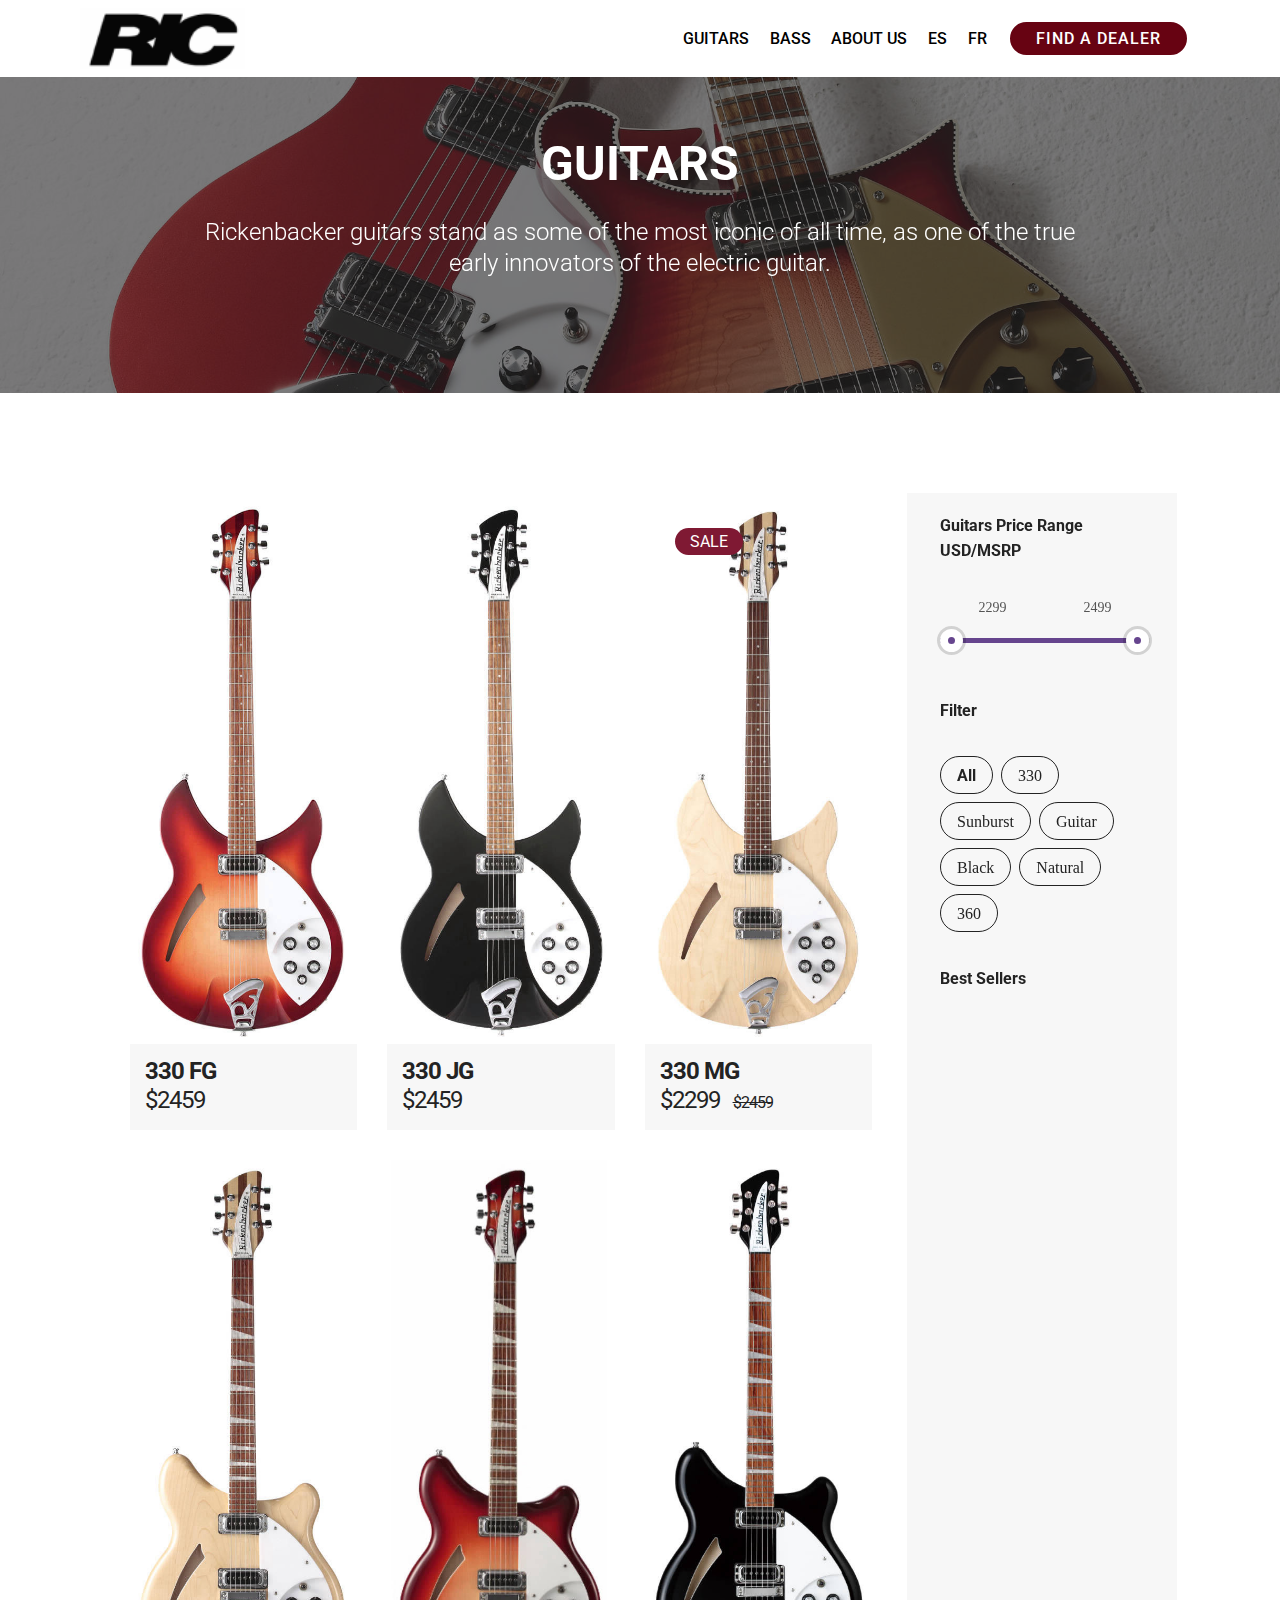
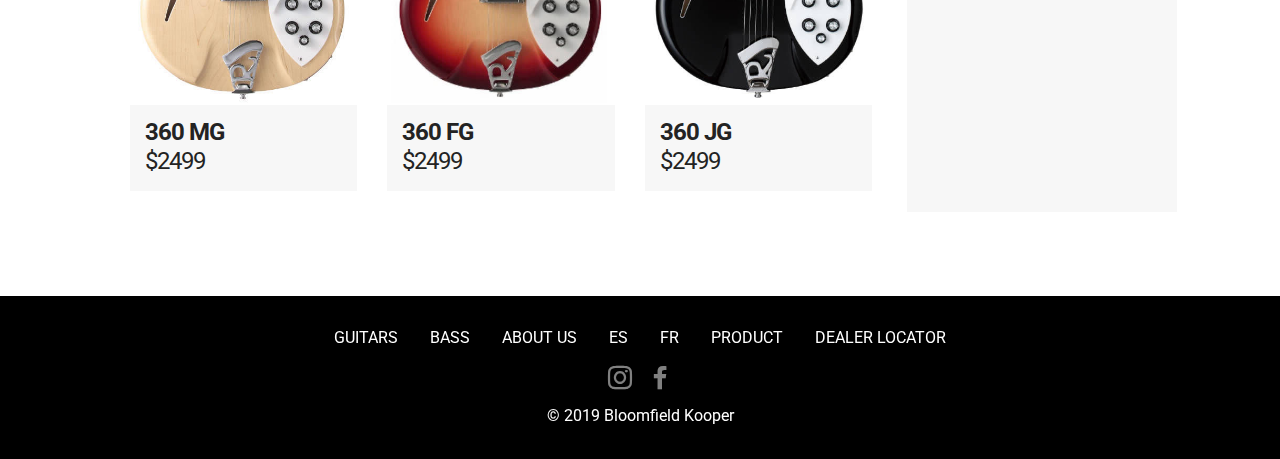
<file: guitars.html>
<!DOCTYPE html>
<html  >
<head>
  
  <meta charset="UTF-8">
  <meta http-equiv="X-UA-Compatible" content="IE=edge">
  
  <meta name="viewport" content="width=device-width, initial-scale=1, minimum-scale=1">
  <link rel="shortcut icon" href="assets/images/capture-decran-le-2019-04-23-a-13.59.42-110x120.png" type="image/x-icon">
  <meta name="description" content="Rickenbacker guitars stand as some of the most iconic of all time, as one of the true early innovators of the electric guitar.">
  
  
  <title>RICKENBACKER - GUITARS</title>
  <link rel="stylesheet" href="assets/web/assets/mobirise-icons/mobirise-icons.css">
  <link rel="stylesheet" href="assets/facebook-plugin/style.css">
  <link rel="stylesheet" href="assets/bootstrap/css/bootstrap.min.css">
  <link rel="stylesheet" href="assets/bootstrap/css/bootstrap-grid.min.css">
  <link rel="stylesheet" href="assets/bootstrap/css/bootstrap-reboot.min.css">
  <link rel="stylesheet" href="assets/tether/tether.min.css">
  <link rel="stylesheet" href="assets/socicon/css/styles.css">
  <link rel="stylesheet" href="assets/dropdown/css/style.css">
  <link rel="stylesheet" href="assets/theme/css/style.css">
  <link rel="stylesheet" href="assets/gallery/style.css">
  <link rel="preload" as="style" href="assets/mobirise/css/mbr-additional.css"><link rel="stylesheet" href="assets/mobirise/css/mbr-additional.css" type="text/css">
  
  
  

</head>
<body>
  <section class="header1 cid-rounASBcJY mbr-parallax-background" id="header1-1i">

    

    <div class="mbr-overlay" style="opacity: 0.6; background-color: rgb(35, 35, 35);">
    </div>

    <div class="container">
        <div class="row justify-content-md-center">
            <div class="mbr-white col-md-10">
                <h1 class="mbr-section-title align-center mbr-bold pb-3 mbr-fonts-style display-2">
                    GUITARS</h1>
                <h3 class="mbr-section-subtitle align-center mbr-light pb-3 mbr-fonts-style display-5">Rickenbacker guitars stand as some of the most iconic of all time, as one of the true early innovators of the electric guitar.</h3>
                
                
            </div>
        </div>
    </div>

</section>

<section class="mbr-gallery cid-rotGYnVvyB" id="shop1-u">

    

    <!-- <div class="big-container"> -->
    <div class="container">
        <div class="mbr-shop" show-sidebar=""><!-- Shop Gallery --><div class="row mbr-shop__row col-md-12"><div class="wrapper-shop-items col-xl-9"><div class="mbr-gallery-row"><div><div class="shop-items"><div class="mbr-gallery-item" data-tags="330, Sunburst, Guitar" data-slide-to="0" data-seller="false" data-price="2459" data-oldprice="156"><div class="item_overlay" data-toggle="modal"></div><div class="galleryItem" data-toggle="modal"><div class="style_overlay"></div><div class="img_wraper"><img src="assets/images/rickenbacker-330-fg-432x1037-432x1037.jpg" alt="" title=""></div><span class="onsale mbr-fonts-style display-4" data-onsale="false" style="display: none;">SALE</span><div class="sidebar_wraper"><h4 class="item-title mbr-fonts-style mbr-text display-5">330 FG</h4><div class="price-block"><span class="shop-item-price mbr-fonts-style display-5"><span style="font-weight: normal;">$2459</span></span><span class="oldprice mbr-fonts-style display-7" style="display: none;">$156</span></div><div class="card-description"><div>•	Thinline semi acoustic guitar
</div><div>•	Maple body
</div><div>•	Set-in maple neck
</div><div>•	Caribbean rosewood fretboard (Metopium brownei)
</div><div>•	24 Frets
</div><div>•	629 mm Scale length</div><div>
•	41.4 mm Nut width
</div><div>•	Schaller machine heads
</div><div>•	2 Hi-gain single coil pickups</div><div>
•	Weight: approx. 3.6 kg
</div><div>•	Colour: Fireglo
</div><div>•	Case included
</div></div><div class="mbr-section-btn" buttons="0" style="display: none;"><a href="Product.html" class="btn btn-primary display-7">LEARN MORE</a></div></div></div></div><div class="mbr-gallery-item" data-tags="330, Black, Guitar" data-slide-to="1" data-seller="false" data-price="2459" data-oldprice="64"><div class="item_overlay" data-toggle="modal"></div><div class="galleryItem" data-toggle="modal"><div class="style_overlay"></div><div class="img_wraper"><img src="assets/images/rickenbacker-330-jb-432x1037-432x1037.jpg" alt="" title=""></div><span class="onsale mbr-fonts-style display-4" data-onsale="false" style="display: none;">SALE</span><div class="sidebar_wraper"><h4 class="item-title mbr-fonts-style mbr-text display-5">330 JG</h4><div class="price-block"><span class="shop-item-price mbr-fonts-style display-5"><span style="font-weight: normal;">$2459</span></span><span class="oldprice mbr-fonts-style display-7" style="display: none;">$64</span></div><div class="card-description"><p>•	Body shape: Thinline semi acoustic
</p><p>•	Body: Maple
</p><p>•	Set-in neck: Maple
</p><p>•	Fretboard: Caribbean Rosewood (Metopium brownei)
</p><p>•	Dot inlays
</p><p>•	24 Frets
</p><p>•	Scale: 629 mm
</p><p>•	Nut width: 41.4 mm</p><p>
•	Pickup: 2 Hi-gain single coils</p><p>
•	Schaller machine heads
</p><p>•	Weight: 3.6 kg
•	Colour: Jetglo
</p><p>•	Case included</p></div><div class="mbr-section-btn" buttons="0" style="display: none;"><a href="Product.html" class="btn btn-primary display-7">LEARN MORE</a></div></div></div></div><div class="mbr-gallery-item" data-tags="330, Natural, Guitar" data-slide-to="2" data-seller="false" data-price="2299" data-oldprice="2459"><div class="item_overlay" data-toggle="modal"></div><div class="galleryItem" data-toggle="modal"><div class="style_overlay"></div><div class="img_wraper"><img src="assets/images/rickenbacker-330-mg-432x1037-432x1037.jpg" alt="" title=""></div><span class="onsale mbr-fonts-style display-4" data-onsale="true">SALE</span><div class="sidebar_wraper"><h4 class="item-title mbr-fonts-style mbr-text display-5">330 MG</h4><div class="price-block"><span class="shop-item-price mbr-fonts-style display-5"><span style="font-weight: normal;">$2299</span></span><span class="oldprice mbr-fonts-style display-7">$2459</span></div><div class="card-description"><p>•	Thinline semi acoustic guitar
</p><p>•	Maple body
</p><p>•	Set-in maple neck</p><p>
•	Caribbean rosewood fretboard (Metopium brownei)
</p><p>•	24 Frets
</p><p>•	629 mm Scale length
</p><p>•	41.4 mm Nut width</p><p>•	Schaller machine heads</p><p>
•	2 Hi-gain single coil pickups</p><p>
•	Weight: approx. 3.6 kg
</p><p>•	Colour: Mapleglo
</p><p>•	Case included</p></div><div class="mbr-section-btn" buttons="0" style="display: none;"><a href="Product.html" class="btn btn-primary display-7">LEARN MORE</a></div></div></div></div><div class="mbr-gallery-item" data-tags="360, Natural, Guitar" data-slide-to="3" data-seller="false" data-price="2499" data-oldprice="106"><div class="item_overlay" data-toggle="modal"></div><div class="galleryItem" data-toggle="modal"><div class="style_overlay"></div><div class="img_wraper"><img src="assets/images/rickenbacker-360-mg-432x1037-432x1037.jpg" alt="" title=""></div><span class="onsale mbr-fonts-style display-4" data-onsale="false" style="display: none;">SALE</span><div class="sidebar_wraper"><h4 class="item-title mbr-fonts-style mbr-text display-5">360 MG</h4><div class="price-block"><span class="shop-item-price mbr-fonts-style display-5"><span style="font-weight: normal;">$2499</span></span><span class="oldprice mbr-fonts-style display-7" style="display: none;">$106</span></div><div class="card-description"><p>•	12-String Thinline SemiAcoustic Guitar
</p><p>•	Maple body</p><p>
•	Glued maple neck
</p><p>•	Bubinga (Guibourtia demeusei) fretboard (with Triangle Inlays)
</p><p>•	24x Frets
</p><p>•	629 mm scale
</p><p>•	41.4 mm Nut width
</p><p>•	Schaller machine heads
</p><p>•	2 Hi-gain pickups</p><p>
•	Weight approx .: 3.6 kg
</p><p>•	Colour: Mapleglo
</p><p>•	Incl. Case
<br></p></div><div class="mbr-section-btn" buttons="0" style="display: none;"><a href="Product.html" class="btn btn-primary display-7">LEARN MORE</a></div></div></div></div><div class="mbr-gallery-item" data-tags="360, Guitar, Sunburst" data-slide-to="4" data-seller="false" data-price="2499" data-oldprice="106"><div class="item_overlay" data-toggle="modal"></div><div class="galleryItem" data-toggle="modal"><div class="style_overlay"></div><div class="img_wraper"><img src="assets/images/rickenbacker-360-fg-432x1037-432x1037.jpg" alt="" title=""></div><span class="onsale mbr-fonts-style display-4" data-onsale="false" style="display: none;">SALE</span><div class="sidebar_wraper"><h4 class="item-title mbr-fonts-style mbr-text display-5">360 FG</h4><div class="price-block"><span class="shop-item-price mbr-fonts-style display-5"><span style="font-weight: normal;">$2499</span></span><span class="oldprice mbr-fonts-style display-7" style="display: none;">$106</span></div><div class="card-description"><p>•	Body shape: Thinline Semi Acoustic</p><p>
•	Body: Maple
</p><p>•	Set-in neck: Maple
</p><p>•	Fingerboard: Caribbean Rosewood (Metopium Brownei)</p><p>
•	Triangle fretboard inlays
</p><p>•	24 Frets
</p><p>•	Scale: 629 mm
</p><p>•	Nut width: 41.4 mm
</p><p>•	Pickups: 2 Hi-gain single coils
</p><p>•	Schaller machine heads
</p><p>•	Weight: 3.6 kg
</p><p>•	Colour: Fireglo</p><p>
•	Case included</p></div><div class="mbr-section-btn" buttons="0" style="display: none;"><a href="Product.html" class="btn btn-primary display-7">LEARN MORE</a></div></div></div></div><div class="mbr-gallery-item" data-tags="360, Black, Guitar" data-slide-to="5" data-seller="false" data-price="2499" data-oldprice="106"><div class="item_overlay" data-toggle="modal"></div><div class="galleryItem" data-toggle="modal"><div class="style_overlay"></div><div class="img_wraper"><img src="assets/images/rickenbacker-360-jg-432x1037-432x1037.jpg" alt="" title=""></div><span class="onsale mbr-fonts-style display-4" data-onsale="false" style="display: none;">SALE</span><div class="sidebar_wraper"><h4 class="item-title mbr-fonts-style mbr-text display-5">360 JG</h4><div class="price-block"><span class="shop-item-price mbr-fonts-style display-5"><span style="font-weight: normal;">$2499</span></span><span class="oldprice mbr-fonts-style display-7" style="display: none;">$106</span></div><div class="card-description"><p>•	Build: Thinline semi-acoustic
</p><p>•	Maple body
</p><p>•	Set-in maple neck
</p><p>•	Fretboard: Caribbean Rosewood (Metopium Brownei)
</p><p>•	Triangle inlays
</p><p>•	24 Frets
</p><p>•	Scale: 629 mm</p><p>
•	Nut width: 41.4 mm
</p><p>•	2 Hi-gain pickups single coils
</p><p>•	Schaller machine heads
</p><p>•	Weight: approx. 3.6 kg
</p><p>•	Colour: Jetglo</p><p>
•	Incl. case
</p></div><div class="mbr-section-btn" buttons="0" style="display: none;"><a href="Product.html" class="btn btn-primary display-7">LEARN MORE</a></div></div></div></div></div></div><div class="clearfix"></div></div></div><div class="col-xl-3 sidebar"><div class="sidebar-background"></div><div class="sidebar-block container bestseller-block"><h4 class="sidebar-title mbr-fonts-style mbr-text display-7">Best Sellers</h4><div class="bestsellers col-md-12" onselectstart="return false"></div></div><div class="sidebar-block container range-slider"><h4 class="sidebar-title mbr-fonts-style mbr-text display-7">Guitars Price Range<br>USD/MSRP</h4><div class="filter-cost" onselectstart="return false"><div class="price-controls"><label class="min-price"><input class="min-input" type="text" value="auto" name="min"></label><label class="max-price"><input class="max-input" type="text" value="auto" name="max"></label></div><div class="range-controls"><div class="scale"><div class="bar"></div></div><div class="toggle min-toggle"></div><div class="toggle max-toggle"></div></div></div> <div class="price-range mbr-section-btn" buttons="0"><a class="btn btn-sm btn-primary" href="">Filter</a></div><div class="price-range-reset mbr-section-btn" buttons="0"><a class="btn btn-sm btn-secondary" href="">Show all</a></div></div><div class="sidebar-block container sidebar-categories"><h4 class="sidebar-title mbr-fonts-style mbr-text display-7">Filter</h4><div class="categories col-md-12"><div class="categories-titles"><!-- Filter --><div class="mbr-gallery-filter mbr-shop-filter container gallery-filter-active"><ul buttons="0"><li class="mbr-gallery-filter-all active display-7">All</li> </ul></div></div></div></div></div></div><!-- Lightbox --><div class="shopItemsModal_wraper" style="z-index: 2500;"><div class="shopItemsModalBg"></div><div class="shopItemsModal row"><div class="col-md-6 image-modal"></div><div class="col-md-6 text-modal"></div><div class="closeModal"><div class="close-modal-wrapper"></div></div></div></div></div>
    </div>

</section>

<section class="menu cid-roLki4LQ29" once="menu" id="menu2-1z">

    

    <nav class="navbar navbar-expand beta-menu navbar-dropdown align-items-center navbar-fixed-top navbar-toggleable-sm">
        <button class="navbar-toggler navbar-toggler-right" type="button" data-toggle="collapse" data-target="#navbarSupportedContent" aria-controls="navbarSupportedContent" aria-expanded="false" aria-label="Toggle navigation">
            <div class="hamburger">
                <span></span>
                <span></span>
                <span></span>
                <span></span>
            </div>
        </button>
        <div class="menu-logo">
            <div class="navbar-brand">
                <span class="navbar-logo">
                    <a href="index.html">
                        <img src="assets/images/index-copie-122x45.png" alt="" title="" style="height: 3.8rem;">
                    </a>
                </span>
                
            </div>
        </div>
        <div class="collapse navbar-collapse" id="navbarSupportedContent">
            <ul class="navbar-nav nav-dropdown" data-app-modern-menu="true"><li class="nav-item">
                    <a class="nav-link link text-black display-4" href="guitars.html">
                        GUITARS</a>
                </li><li class="nav-item"><a class="nav-link link text-black display-4" href="bass.html">BASS</a></li>
                <li class="nav-item"><a class="nav-link link text-black display-4" href="page3.html">
                        ABOUT US</a></li><li class="nav-item"><a class="nav-link link text-black display-4" href="index.html">ES</a></li><li class="nav-item"><a class="nav-link link text-black display-4" href="index.html">FR</a></li></ul>
            <div class="navbar-buttons mbr-section-btn"><a class="btn btn-sm btn-primary display-4" href="dealerlocator.html">
                    
                    FIND A DEALER</a></div>
        </div>
    </nav>
</section>

<section once="" class="cid-roLkikch1a" id="footer7-20">

    

    

    <div class="container">
        <div class="media-container-row align-center mbr-white">
            <div class="row row-links">
                <ul class="foot-menu">
                    
                    
                    
                    
                    
                <li class="foot-menu-item mbr-fonts-style display-7"><a href="guitars.html" class="text-white">GUITARS</a></li><li class="foot-menu-item mbr-fonts-style display-7"><a class="text-white mbr-bold" href="bass.html" style="font-weight: normal;"></a><a href="bass.html" class="text-white">BASS</a></li><li class="foot-menu-item mbr-fonts-style display-7"><a class="text-white mbr-bold" href="page3.html" style="font-weight: normal;"></a><a href="page3.html" class="text-white">ABOUT US</a></li><li class="foot-menu-item mbr-fonts-style display-7"><a class="text-white mbr-bold" href="index.html" style="font-weight: normal;"></a><a href="index.html" class="text-white">ES</a></li><li class="foot-menu-item mbr-fonts-style display-7"><a class="text-white mbr-bold" href="index.html" style="font-weight: normal;"></a><a href="index.html" class="text-white">FR</a></li><li class="foot-menu-item mbr-fonts-style display-7"><a class="text-white mbr-bold" href="index.html" style="font-weight: normal;"></a><a href="Product.html" class="text-white"></a><a href="Product.html" class="text-white">PRODUCT</a></li><li class="foot-menu-item mbr-fonts-style display-7"><a class="text-white mbr-bold" href="index.html" style="font-weight: normal;"></a><a href="Product.html" class="text-white"></a><a href="dealerlocator.html" class="text-white">DEALER LOCATOR</a></li></ul>
            </div>
            <div class="row social-row">
                <div class="social-list align-right pb-2">
                    
                    
                    
                    
                    
                    
                <div class="soc-item">
                        <a href="http://instagram.com/yulnetwork" target="_blank">
                            <span class="mbr-iconfont mbr-iconfont-social socicon-instagram socicon" style="color: rgb(255, 255, 255); fill: rgb(255, 255, 255);"></span>
                        </a>
                    </div><div class="soc-item">
                        <a href="https://www.facebook.com/ricguitars" target="_blank">
                            <span class="mbr-iconfont mbr-iconfont-social socicon-facebook socicon" style="color: rgb(255, 255, 255); fill: rgb(255, 255, 255);"></span>
                        </a>
                    </div></div>
            </div>
            <div class="row row-copirayt">
                <p class="mbr-text mb-0 mbr-fonts-style mbr-white align-center display-7">© 2019 <a href="https://www.bloomfieldkooper.com/" target="_blank" class="text-white">Bloomfield Kooper</a></p>
            </div>
        </div>
    </div>
</section>


  <script src="assets/web/assets/jquery/jquery.min.js"></script>
  <script src="assets/popper/popper.min.js"></script>
  <script src="https://connect.facebook.net/en_US/sdk.js#xfbml=1&version=v2.5"></script>
  <script src="https://apis.google.com/js/plusone.js"></script>
  <script src="assets/facebook-plugin/facebook-script.js"></script>
  <script src="assets/bootstrap/js/bootstrap.min.js"></script>
  <script src="assets/mobirise-shop/script.js"></script>
  <script src="assets/tether/tether.min.js"></script>
  <script src="assets/smoothscroll/smooth-scroll.js"></script>
  <script src="assets/touchswipe/jquery.touch-swipe.min.js"></script>
  <script src="assets/dropdown/js/nav-dropdown.js"></script>
  <script src="assets/dropdown/js/navbar-dropdown.js"></script>
  <script src="assets/parallax/jarallax.min.js"></script>
  <script src="assets/theme/js/script.js"></script>
  <script src="assets/gallery/player.min.js"></script>
  <script src="assets/gallery/script.js"></script>
  
  

</body>
</html>
</file>
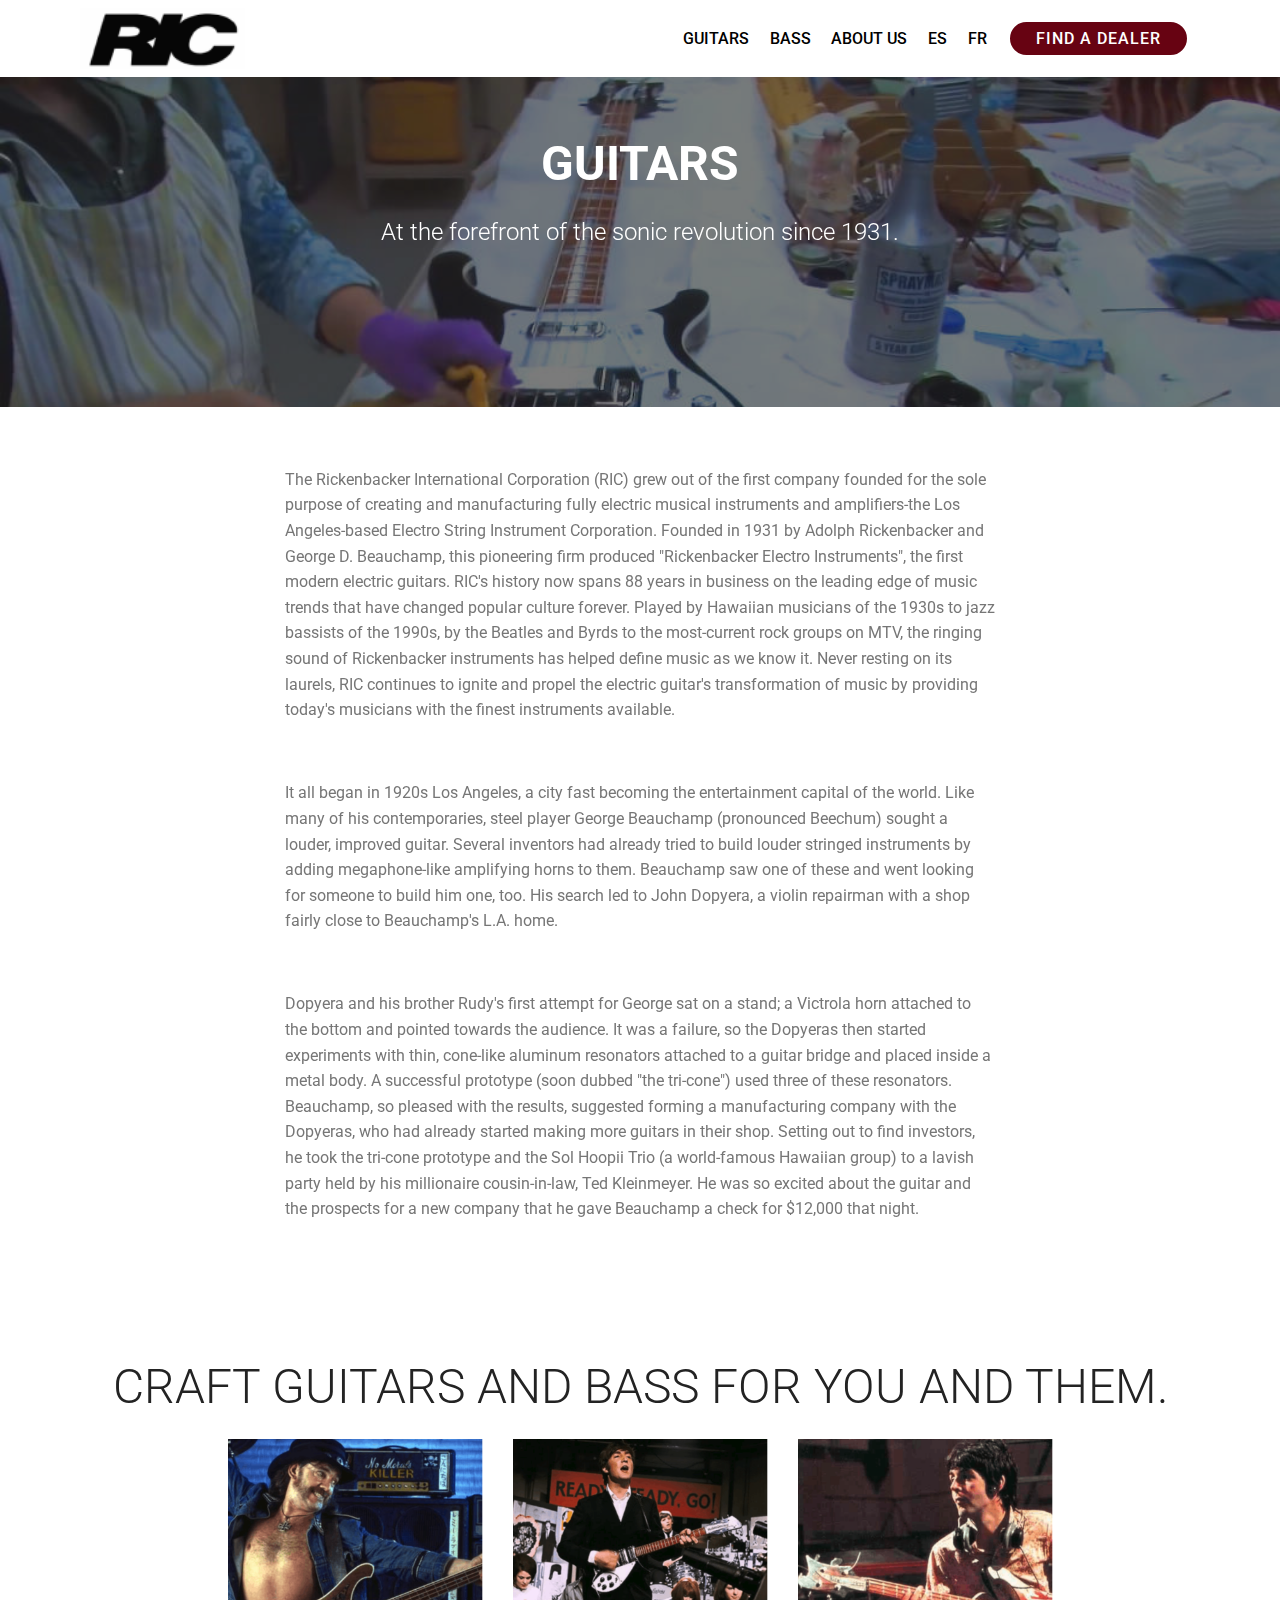
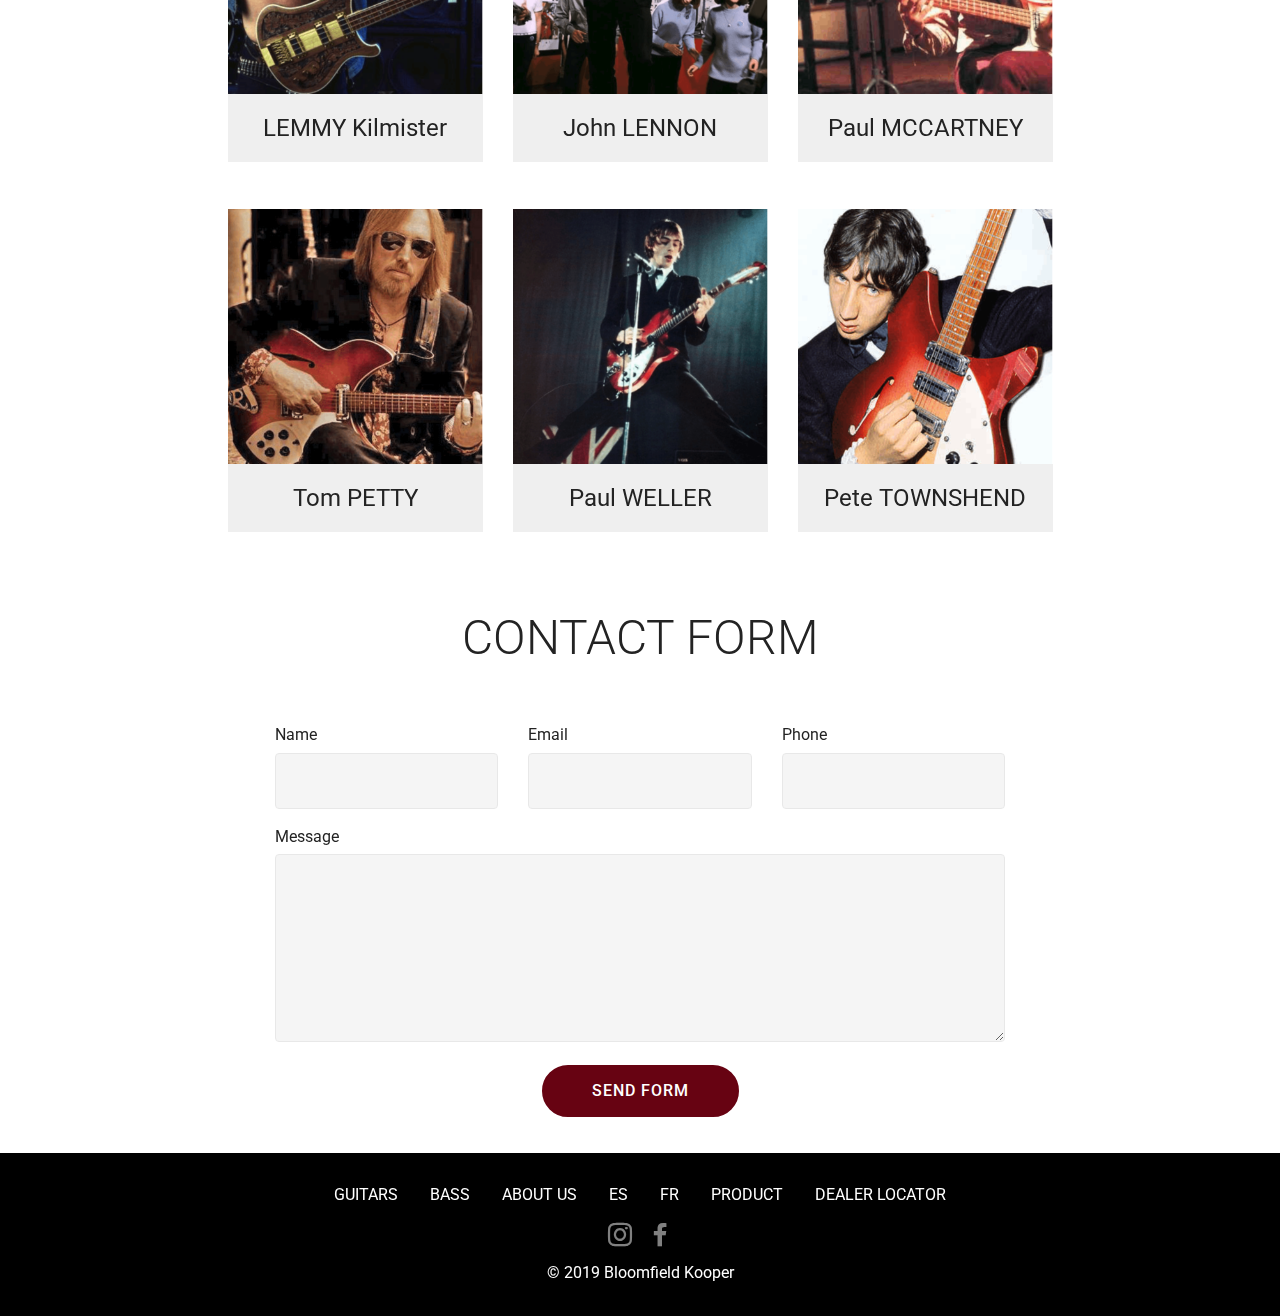
<file: page3.html>
<!DOCTYPE html>
<html  >
<head>
  
  <meta charset="UTF-8">
  <meta http-equiv="X-UA-Compatible" content="IE=edge">
  
  <meta name="viewport" content="width=device-width, initial-scale=1, minimum-scale=1">
  <link rel="shortcut icon" href="assets/images/capture-decran-le-2019-04-23-a-13.59.42-110x120.png" type="image/x-icon">
  <meta name="description" content="Site Creator Description">
  
  
  <title>RICKENBACKER - ABOUT US</title>
  <link rel="stylesheet" href="assets/web/assets/mobirise-icons/mobirise-icons.css">
  <link rel="stylesheet" href="assets/facebook-plugin/style.css">
  <link rel="stylesheet" href="assets/bootstrap/css/bootstrap.min.css">
  <link rel="stylesheet" href="assets/bootstrap/css/bootstrap-grid.min.css">
  <link rel="stylesheet" href="assets/bootstrap/css/bootstrap-reboot.min.css">
  <link rel="stylesheet" href="assets/tether/tether.min.css">
  <link rel="stylesheet" href="assets/dropdown/css/style.css">
  <link rel="stylesheet" href="assets/socicon/css/styles.css">
  <link rel="stylesheet" href="assets/theme/css/style.css">
  <link rel="stylesheet" href="assets/recaptcha.css">
  <link rel="preload" as="style" href="assets/mobirise/css/mbr-additional.css"><link rel="stylesheet" href="assets/mobirise/css/mbr-additional.css" type="text/css">
  
  
  

</head>
<body>
  <section class="header1 cid-rou5Abk9rz mbr-parallax-background" id="header1-10">

    

    <div class="mbr-overlay" style="opacity: 0.6; background-color: rgb(35, 35, 35);">
    </div>

    <div class="container">
        <div class="row justify-content-md-center">
            <div class="mbr-white col-md-10">
                <h1 class="mbr-section-title align-center mbr-bold pb-3 mbr-fonts-style display-2">
                    GUITARS</h1>
                <h3 class="mbr-section-subtitle align-center mbr-light pb-3 mbr-fonts-style display-5">At the forefront of the sonic revolution since 1931.</h3>
                
                
            </div>
        </div>
    </div>

</section>

<section class="mbr-section article content1 cid-rou5Fxfb6l" id="content1-11">
    
     

    <div class="container">
        <div class="media-container-row">
            <div class="mbr-text col-12 mbr-fonts-style display-7 col-md-8"><p>The Rickenbacker International Corporation (RIC) grew out of the first company founded for the sole purpose of creating and manufacturing fully electric musical instruments and amplifiers-the Los Angeles-based Electro String Instrument Corporation. Founded in 1931 by Adolph Rickenbacker and George D. Beauchamp, this pioneering firm produced "Rickenbacker Electro Instruments", the first modern electric guitars. RIC's history now spans 88 years in business on the leading edge of music trends that have changed popular culture forever. Played by Hawaiian musicians of the 1930s to jazz bassists of the 1990s, by the Beatles and Byrds to the most-current rock groups on MTV, the ringing sound of Rickenbacker instruments has helped define music as we know it. Never resting on its laurels, RIC continues to ignite and propel the electric guitar's transformation of music by providing today's musicians with the finest instruments available.</p><p><br></p><p>It all began in 1920s Los Angeles, a city fast becoming the entertainment capital of the world. Like many of his contemporaries, steel player George Beauchamp (pronounced Beechum) sought a louder, improved guitar. Several inventors had already tried to build louder stringed instruments by adding megaphone-like amplifying horns to them. Beauchamp saw one of these and went looking for someone to build him one, too. His search led to John Dopyera, a violin repairman with a shop fairly close to Beauchamp's L.A. home.</p><p><br></p><p>Dopyera and his brother Rudy's first attempt for George sat on a stand; a Victrola horn attached to the bottom and pointed towards the audience. It was a failure, so the Dopyeras then started experiments with thin, cone-like aluminum resonators attached to a guitar bridge and placed inside a metal body. A successful prototype (soon dubbed "the tri-cone") used three of these resonators. Beauchamp, so pleased with the results, suggested forming a manufacturing company with the Dopyeras, who had already started making more guitars in their shop. Setting out to find investors, he took the tri-cone prototype and the Sol Hoopii Trio (a world-famous Hawaiian group) to a lavish party held by his millionaire cousin-in-law, Ted Kleinmeyer. He was so excited about the guitar and the prospects for a new company that he gave Beauchamp a check for $12,000 that night.</p></div>
        </div>
    </div>
</section>

<section class="team1 cid-rou5L3MYBr" id="team1-12">
    
    
    
    <div class="container align-center">
        <h2 class="pb-3 mbr-fonts-style mbr-section-title display-2">
            CRAFT GUITARS AND BASS FOR YOU AND THEM.</h2>
        
        <div class="row media-row">
            
        <div class="team-item col-lg-3 col-md-6">
                <div class="item-image">
                    <img src="assets/images/artists-lemmy-1-399x399.png" alt="" title="">
                </div>
                <div class="item-caption py-3">
                    <div class="item-name px-2">
                        <p class="mbr-fonts-style display-5">
                           LEMMY Kilmister</p>
                    </div>
                    
                    
                </div>
            </div><div class="team-item col-lg-3 col-md-6">
                <div class="item-image">
                    <img src="assets/images/artists-lennon-399x399.png" alt="" title="">
                </div>
                <div class="item-caption py-3">
                    <div class="item-name px-2">
                        <p class="mbr-fonts-style display-5">
                           John LENNON</p>
                    </div>
                    
                    
                </div>
            </div><div class="team-item col-lg-3 col-md-6">
                <div class="item-image">
                    <img src="assets/images/artists-mccartney-1-399x399.png" alt="" title="">
                </div>
                <div class="item-caption py-3">
                    <div class="item-name px-2">
                        <p class="mbr-fonts-style display-5">
                           Paul MCCARTNEY</p>
                    </div>
                    
                    
                </div>
            </div></div>    
    </div>
</section>

<section class="team1 cid-roud9QeyMf" id="team1-1a">
    
    
    
    <div class="container align-center">
        
        
        <div class="row media-row">
            
        <div class="team-item col-lg-3 col-md-6">
                <div class="item-image">
                    <img src="assets/images/artists-petty-399x399.png" alt="" title="">
                </div>
                <div class="item-caption py-3">
                    <div class="item-name px-2">
                        <p class="mbr-fonts-style display-5">
                           Tom PETTY</p>
                    </div>
                    
                    
                </div>
            </div><div class="team-item col-lg-3 col-md-6">
                <div class="item-image">
                    <img src="assets/images/artists-weller-399x399.png" alt="" title="">
                </div>
                <div class="item-caption py-3">
                    <div class="item-name px-2">
                        <p class="mbr-fonts-style display-5">
                           Paul WELLER</p>
                    </div>
                    
                    
                </div>
            </div><div class="team-item col-lg-3 col-md-6">
                <div class="item-image">
                    <img src="assets/images/artists-townshend-399x399.png" alt="" title="">
                </div>
                <div class="item-caption py-3">
                    <div class="item-name px-2">
                        <p class="mbr-fonts-style display-5">
                           Pete TOWNSHEND</p>
                    </div>
                    
                    
                </div>
            </div></div>    
    </div>
</section>

<section class="mbr-section form1 cid-roubQEDqfc" id="form1-19">

    

    
    <div class="container">
        <div class="row justify-content-center">
            <div class="title col-12 col-lg-8">
                <h2 class="mbr-section-title align-center pb-3 mbr-fonts-style display-2">
                    CONTACT FORM
                </h2>
                
            </div>
        </div>
    </div>
    <div class="container">
        <div class="row justify-content-center">
            <div class="media-container-column col-lg-8" data-form-type="formoid">
                <!---Formbuilder Form--->
                <form action="https://mobirise.com/" method="POST" class="mbr-form form-with-styler" data-form-title="Mobirise Form"><input type="hidden" name="email" data-form-email="true" value="QX/sd5D4Ve3U6ObpgM0iwHromoDAr5nphlxk4NjW3GWjWVzrH49b7eozP67nbbitmarpVj7gKBi1HCW/39oWYtLgb8PkJxVA8Iljbg4NW/kDjCl1FPTzvmUltNuVFDXJ.KZ3E3esj1OvYVJh3lanFuAiLB2ya/vfhjNrOzGD7SxUnFq1fezeAfbw/osVhHw+TY9tBXdZODo9oMxGDFtRfsId078+ED7ZBm4PX/vhOoy6PBp/Q8vHKaiiPsMsRhnf1">
                    <div class="row row-sm-offset">
                        <div hidden="hidden" data-form-alert="" class="alert alert-success col-12">Thanks for filling out the form!</div>
                        <div hidden="hidden" data-form-alert-danger="" class="alert alert-danger col-12">
                        </div>
                    </div>
                    <div class="dragArea row row-sm-offset">
                        <div class="col-md-4  form-group" data-for="name">
                            <label for="name-form1-19" class="form-control-label mbr-fonts-style display-7">Name</label>
                            <input type="text" name="name" data-form-field="Name" required="required" class="form-control display-7" id="name-form1-19">
                        </div>
                        <div class="col-md-4  form-group" data-for="email">
                            <label for="email-form1-19" class="form-control-label mbr-fonts-style display-7">Email</label>
                            <input type="email" name="email" data-form-field="Email" required="required" class="form-control display-7" id="email-form1-19">
                        </div>
                        <div data-for="phone" class="col-md-4  form-group">
                            <label for="phone-form1-19" class="form-control-label mbr-fonts-style display-7">Phone</label>
                            <input type="tel" name="phone" data-form-field="Phone" class="form-control display-7" id="phone-form1-19">
                        </div>
                        <div data-for="message" class="col-md-12 form-group">
                            <label for="message-form1-19" class="form-control-label mbr-fonts-style display-7">Message</label>
                            <textarea name="message" data-form-field="Message" class="form-control display-7" id="message-form1-19"></textarea>
                        </div>
                        <div class="col-md-12 input-group-btn align-center"><button type="submit" class="btn btn-primary btn-form display-4">SEND FORM</button></div>
                    </div>
                </form><!---Formbuilder Form--->
            </div>
        </div>
    </div>
</section>

<section class="menu cid-roLkgbRmvJ" once="menu" id="menu2-1x">

    

    <nav class="navbar navbar-expand beta-menu navbar-dropdown align-items-center navbar-fixed-top navbar-toggleable-sm">
        <button class="navbar-toggler navbar-toggler-right" type="button" data-toggle="collapse" data-target="#navbarSupportedContent" aria-controls="navbarSupportedContent" aria-expanded="false" aria-label="Toggle navigation">
            <div class="hamburger">
                <span></span>
                <span></span>
                <span></span>
                <span></span>
            </div>
        </button>
        <div class="menu-logo">
            <div class="navbar-brand">
                <span class="navbar-logo">
                    <a href="index.html">
                        <img src="assets/images/index-copie-122x45.png" alt="" title="" style="height: 3.8rem;">
                    </a>
                </span>
                
            </div>
        </div>
        <div class="collapse navbar-collapse" id="navbarSupportedContent">
            <ul class="navbar-nav nav-dropdown" data-app-modern-menu="true"><li class="nav-item">
                    <a class="nav-link link text-black display-4" href="guitars.html">
                        GUITARS</a>
                </li><li class="nav-item"><a class="nav-link link text-black display-4" href="bass.html">BASS</a></li>
                <li class="nav-item"><a class="nav-link link text-black display-4" href="page3.html">
                        ABOUT US</a></li><li class="nav-item"><a class="nav-link link text-black display-4" href="index.html">ES</a></li><li class="nav-item"><a class="nav-link link text-black display-4" href="index.html">FR</a></li></ul>
            <div class="navbar-buttons mbr-section-btn"><a class="btn btn-sm btn-primary display-4" href="dealerlocator.html">
                    
                    FIND A DEALER</a></div>
        </div>
    </nav>
</section>

<section once="" class="cid-roLkgoWN8M" id="footer7-1y">

    

    

    <div class="container">
        <div class="media-container-row align-center mbr-white">
            <div class="row row-links">
                <ul class="foot-menu">
                    
                    
                    
                    
                    
                <li class="foot-menu-item mbr-fonts-style display-7"><a href="guitars.html" class="text-white">GUITARS</a></li><li class="foot-menu-item mbr-fonts-style display-7"><a class="text-white mbr-bold" href="bass.html" style="font-weight: normal;"></a><a href="bass.html" class="text-white">BASS</a></li><li class="foot-menu-item mbr-fonts-style display-7"><a class="text-white mbr-bold" href="page3.html" style="font-weight: normal;"></a><a href="page3.html" class="text-white">ABOUT US</a></li><li class="foot-menu-item mbr-fonts-style display-7"><a class="text-white mbr-bold" href="index.html" style="font-weight: normal;"></a><a href="index.html" class="text-white">ES</a></li><li class="foot-menu-item mbr-fonts-style display-7"><a class="text-white mbr-bold" href="index.html" style="font-weight: normal;"></a><a href="index.html" class="text-white">FR</a></li><li class="foot-menu-item mbr-fonts-style display-7"><a class="text-white mbr-bold" href="index.html" style="font-weight: normal;"></a><a href="Product.html" class="text-white"></a><a href="Product.html" class="text-white">PRODUCT</a></li><li class="foot-menu-item mbr-fonts-style display-7"><a class="text-white mbr-bold" href="index.html" style="font-weight: normal;"></a><a href="Product.html" class="text-white"></a><a href="dealerlocator.html" class="text-white">DEALER LOCATOR</a></li></ul>
            </div>
            <div class="row social-row">
                <div class="social-list align-right pb-2">
                    
                    
                    
                    
                    
                    
                <div class="soc-item">
                        <a href="http://instagram.com/yulnetwork" target="_blank">
                            <span class="mbr-iconfont mbr-iconfont-social socicon-instagram socicon" style="color: rgb(255, 255, 255); fill: rgb(255, 255, 255);"></span>
                        </a>
                    </div><div class="soc-item">
                        <a href="https://www.facebook.com/ricguitars" target="_blank">
                            <span class="mbr-iconfont mbr-iconfont-social socicon-facebook socicon" style="color: rgb(255, 255, 255); fill: rgb(255, 255, 255);"></span>
                        </a>
                    </div></div>
            </div>
            <div class="row row-copirayt">
                <p class="mbr-text mb-0 mbr-fonts-style mbr-white align-center display-7">© 2019 <a href="https://www.bloomfieldkooper.com/" target="_blank" class="text-white">Bloomfield Kooper</a></p>
            </div>
        </div>
    </div>
</section>


  <script src="assets/web/assets/jquery/jquery.min.js"></script>
  <script src="assets/popper/popper.min.js"></script>
  <script src="https://connect.facebook.net/en_US/sdk.js#xfbml=1&version=v2.5"></script>
  <script src="https://apis.google.com/js/plusone.js"></script>
  <script src="assets/facebook-plugin/facebook-script.js"></script>
  <script src="assets/bootstrap/js/bootstrap.min.js"></script>
  <script src="assets/smoothscroll/smooth-scroll.js"></script>
  <script src="assets/parallax/jarallax.min.js"></script>
  <script src="assets/tether/tether.min.js"></script>
  <script src="assets/dropdown/js/nav-dropdown.js"></script>
  <script src="assets/dropdown/js/navbar-dropdown.js"></script>
  <script src="assets/touchswipe/jquery.touch-swipe.min.js"></script>
  <script src="assets/theme/js/script.js"></script>
  <script src="assets/formoid.min.js"></script>
  
  

</body>
</html>
</file>
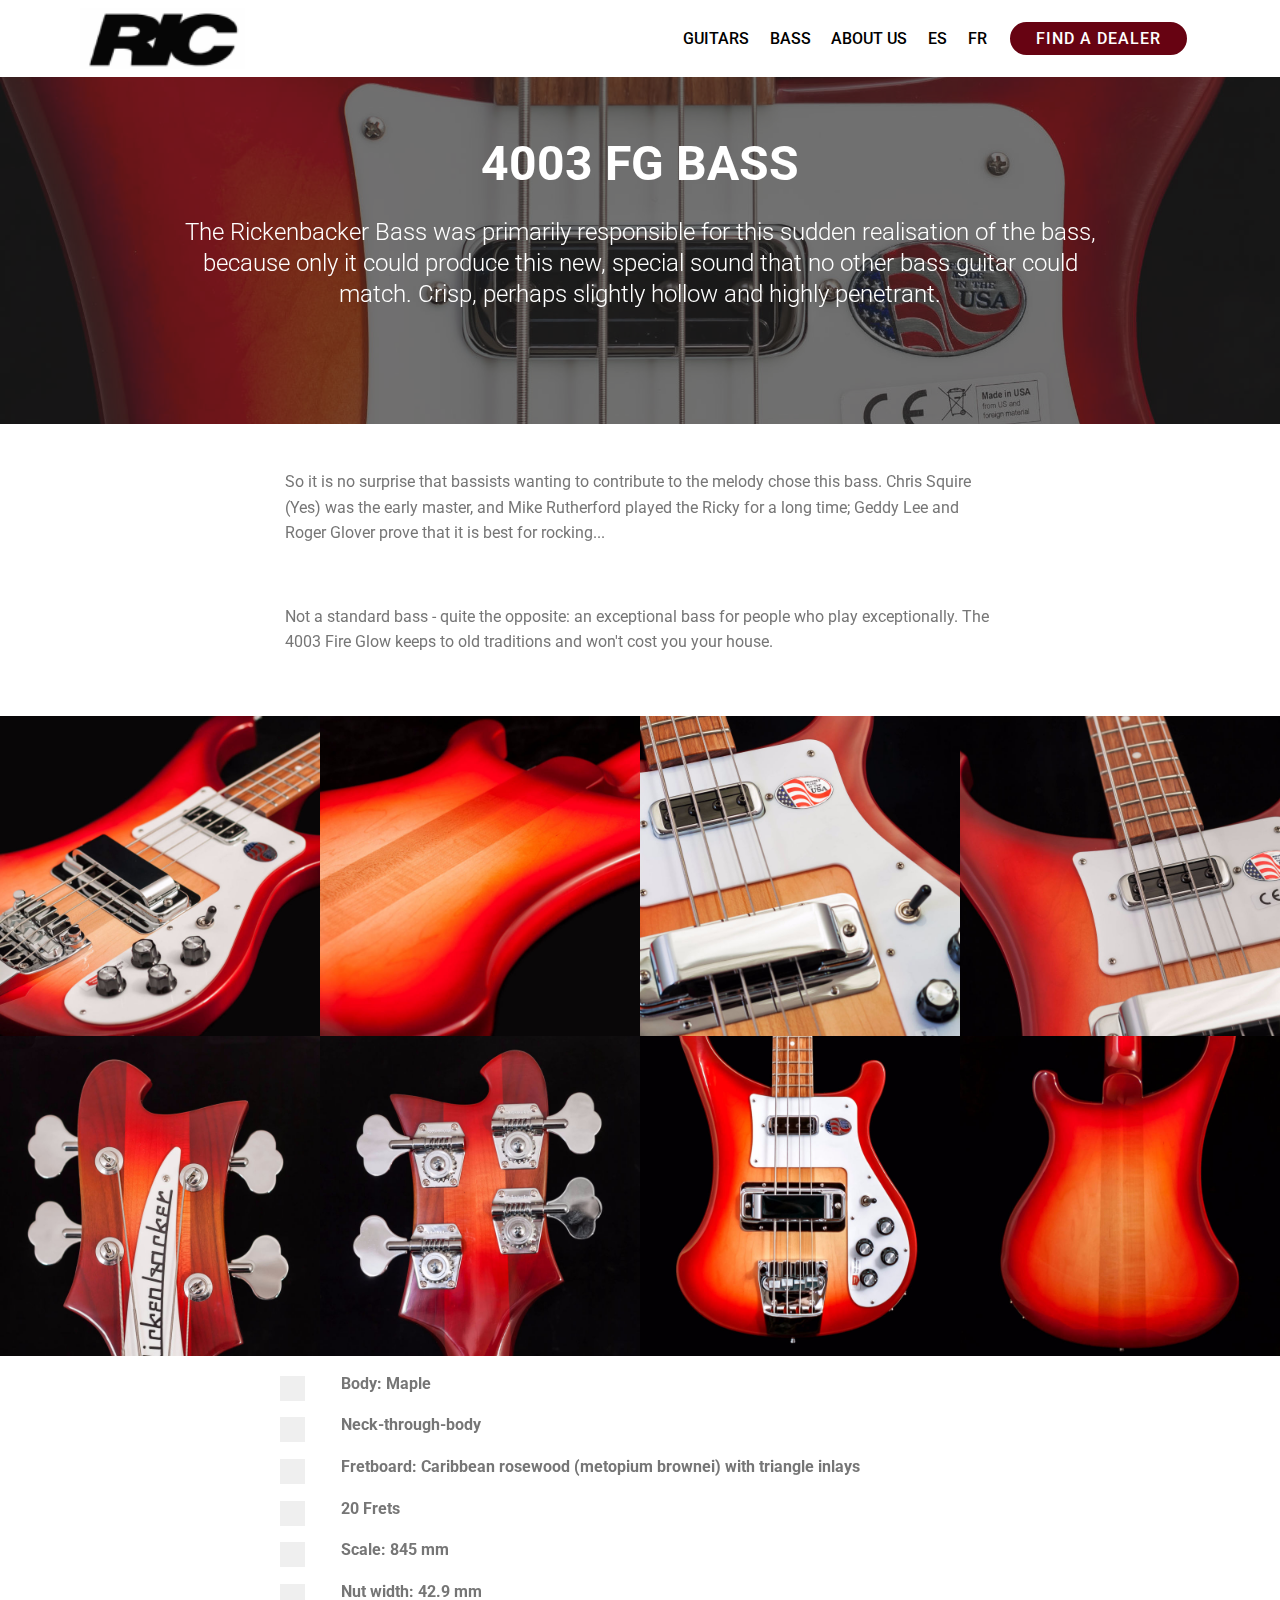
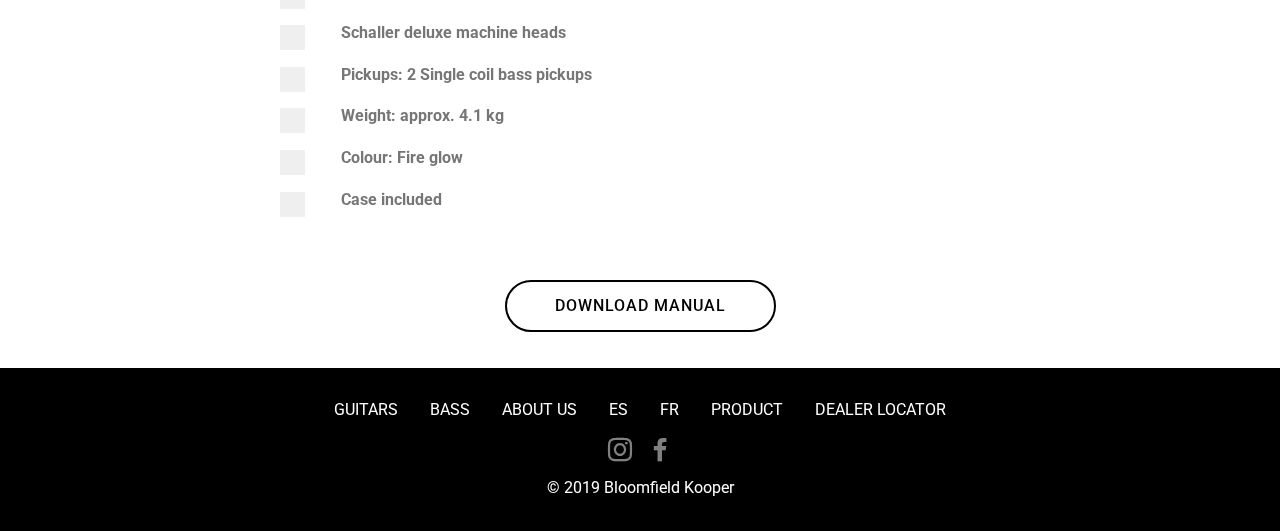
<file: Product.html>
<!DOCTYPE html>
<html  >
<head>
  
  <meta charset="UTF-8">
  <meta http-equiv="X-UA-Compatible" content="IE=edge">
  
  <meta name="viewport" content="width=device-width, initial-scale=1, minimum-scale=1">
  <link rel="shortcut icon" href="assets/images/capture-decran-le-2019-04-23-a-13.59.42-110x120.png" type="image/x-icon">
  <meta name="description" content="Design in 1958, the 330 is Rickenbacker's best selling guitar">
  
  
  <title>RICKENBACKER - PRODUCT PAGE</title>
  <link rel="stylesheet" href="assets/web/assets/mobirise-icons/mobirise-icons.css">
  <link rel="stylesheet" href="assets/facebook-plugin/style.css">
  <link rel="stylesheet" href="assets/bootstrap/css/bootstrap.min.css">
  <link rel="stylesheet" href="assets/bootstrap/css/bootstrap-grid.min.css">
  <link rel="stylesheet" href="assets/bootstrap/css/bootstrap-reboot.min.css">
  <link rel="stylesheet" href="assets/tether/tether.min.css">
  <link rel="stylesheet" href="assets/socicon/css/styles.css">
  <link rel="stylesheet" href="assets/dropdown/css/style.css">
  <link rel="stylesheet" href="assets/theme/css/style.css">
  <link rel="stylesheet" href="assets/gallery/style.css">
  <link rel="preload" as="style" href="assets/mobirise/css/mbr-additional.css"><link rel="stylesheet" href="assets/mobirise/css/mbr-additional.css" type="text/css">
  
  
  

</head>
<body>
  <section class="header1 cid-rou7AuW4eW mbr-parallax-background" id="header1-15">

    

    <div class="mbr-overlay" style="opacity: 0.6; background-color: rgb(35, 35, 35);">
    </div>

    <div class="container">
        <div class="row justify-content-md-center">
            <div class="mbr-white col-md-10">
                <h1 class="mbr-section-title align-center mbr-bold pb-3 mbr-fonts-style display-2">
                    4003 FG BASS</h1>
                <h3 class="mbr-section-subtitle align-center mbr-light pb-3 mbr-fonts-style display-5">The Rickenbacker Bass was primarily responsible for this sudden realisation of the bass, because only it could produce this new, special sound that no other bass guitar could match. Crisp, perhaps slightly hollow and highly penetrant.</h3>
                
                
            </div>
        </div>
    </div>

</section>

<section class="mbr-section article content1 cid-rou95NpC21" id="content1-16">
    
     

    <div class="container">
        <div class="media-container-row">
            <div class="mbr-text col-12 mbr-fonts-style display-7 col-md-8"><p><span style="font-size: 1rem;">So it is no surprise that bassists wanting to contribute to the melody chose this bass. Chris Squire (Yes) was the early master, and Mike Rutherford played the Ricky for a long time; Geddy Lee and Roger Glover prove that it is best for rocking...</span><br></p><p><br></p><p>Not a standard bass - quite the opposite: an exceptional bass for people who play exceptionally. The 4003 Fire Glow keeps to old traditions and won't cost you your house.</p></div>
        </div>
    </div>
</section>

<section class="mbr-gallery mbr-slider-carousel cid-rou9hR81wT" id="gallery3-17">

    

    <div>
        <div><!-- Filter --><!-- Gallery --><div class="mbr-gallery-row"><div class="mbr-gallery-layout-default"><div><div><div class="mbr-gallery-item mbr-gallery-item--p0" data-video-url="false" data-tags="Awesome"><div href="#lb-gallery3-17" data-slide-to="0" data-toggle="modal"><img src="assets/images/img-2590-2000x1333-800x800.jpg" alt="" title=""><span class="icon-focus"></span></div></div><div class="mbr-gallery-item mbr-gallery-item--p0" data-video-url="false" data-tags="Responsive"><div href="#lb-gallery3-17" data-slide-to="1" data-toggle="modal"><img src="assets/images/img-2593-2000x1333-800x800.jpg" alt="" title=""><span class="icon-focus"></span></div></div><div class="mbr-gallery-item mbr-gallery-item--p0" data-video-url="false" data-tags="Creative"><div href="#lb-gallery3-17" data-slide-to="2" data-toggle="modal"><img src="assets/images/img-2605-2000x3000-800x800.jpg" alt="" title=""><span class="icon-focus"></span></div></div><div class="mbr-gallery-item mbr-gallery-item--p0" data-video-url="false" data-tags="Animated"><div href="#lb-gallery3-17" data-slide-to="3" data-toggle="modal"><img src="assets/images/img-2606-2000x3000-800x800.jpg" alt="" title=""><span class="icon-focus"></span></div></div><div class="mbr-gallery-item mbr-gallery-item--p0" data-video-url="false" data-tags="Awesome"><div href="#lb-gallery3-17" data-slide-to="4" data-toggle="modal"><img src="assets/images/img-2701-2000x2956-800x800.jpg" alt="" title=""><span class="icon-focus"></span></div></div><div class="mbr-gallery-item mbr-gallery-item--p0" data-video-url="false" data-tags="Awesome"><div href="#lb-gallery3-17" data-slide-to="5" data-toggle="modal"><img src="assets/images/img-2704-2000x2869-800x800.jpg" alt="" title=""><span class="icon-focus"></span></div></div><div class="mbr-gallery-item mbr-gallery-item--p0" data-video-url="false" data-tags="Responsive"><div href="#lb-gallery3-17" data-slide-to="6" data-toggle="modal"><img src="assets/images/img-2484-1395x3658-800x800.jpg" alt="" title=""><span class="icon-focus"></span></div></div><div class="mbr-gallery-item mbr-gallery-item--p0" data-video-url="false" data-tags="Animated"><div href="#lb-gallery3-17" data-slide-to="7" data-toggle="modal"><img src="assets/images/img-2554-1476x3672-800x800.jpg" alt="" title=""><span class="icon-focus"></span></div></div></div></div><div class="clearfix"></div></div></div><!-- Lightbox --><div data-app-prevent-settings="" class="mbr-slider modal fade carousel slide" tabindex="-1" data-keyboard="true" data-interval="false" id="lb-gallery3-17"><div class="modal-dialog"><div class="modal-content"><div class="modal-body"><div class="carousel-inner"><div class="carousel-item active"><img src="assets/images/img-2590-2000x1333.jpg" alt="" title=""></div><div class="carousel-item"><img src="assets/images/img-2593-2000x1333.jpg" alt="" title=""></div><div class="carousel-item"><img src="assets/images/img-2605-2000x3000.jpg" alt="" title=""></div><div class="carousel-item"><img src="assets/images/img-2606-2000x3000.jpg" alt="" title=""></div><div class="carousel-item"><img src="assets/images/img-2701-2000x2956.jpg" alt="" title=""></div><div class="carousel-item"><img src="assets/images/img-2704-2000x2869.jpg" alt="" title=""></div><div class="carousel-item"><img src="assets/images/img-2484-1395x3658.jpg" alt="" title=""></div><div class="carousel-item"><img src="assets/images/img-2554-1476x3672.jpg" alt="" title=""></div></div><a class="carousel-control carousel-control-prev" role="button" data-slide="prev" href="#lb-gallery3-17"><span class="mbri-left mbr-iconfont" aria-hidden="true"></span><span class="sr-only">Previous</span></a><a class="carousel-control carousel-control-next" role="button" data-slide="next" href="#lb-gallery3-17"><span class="mbri-right mbr-iconfont" aria-hidden="true"></span><span class="sr-only">Next</span></a><a class="close" href="#" role="button" data-dismiss="modal"><span class="sr-only">Close</span></a></div></div></div></div></div>
    </div>

</section>

<section class="mbr-section article content12 cid-rou9ms3Jvx" id="content12-18">
     

    <div class="container">
        <div class="media-container-row">
            <div class="mbr-text counter-container col-12 col-md-8 mbr-fonts-style display-7">
                <ul>
                    <li><strong>&nbsp; &nbsp; Body: Maple</strong></li><li><strong>&nbsp; &nbsp; Neck-through-body</strong></li><li><strong>&nbsp; &nbsp; Fretboard: Caribbean rosewood (metopium brownei) with triangle inlays</strong></li><li><strong>&nbsp; &nbsp; 20 Frets</strong></li><li><strong>&nbsp; &nbsp; Scale: 845 mm</strong></li><li><strong>&nbsp; &nbsp; Nut width: 42.9 mm</strong></li><li><strong>&nbsp; &nbsp; Schaller deluxe machine heads</strong></li><li><strong>&nbsp; &nbsp; Pickups: 2 Single coil bass pickups</strong></li><li><strong>&nbsp; &nbsp; Weight: approx. 4.1 kg</strong></li><li><strong>&nbsp; &nbsp; Colour: Fire glow</strong></li><li><strong>&nbsp; &nbsp; Case included</strong></li>
                </ul>
            </div>
        </div>
    </div>
</section>

<section class="mbr-section content8 cid-roui01BiLo" id="content8-1f">

    

    <div class="container">
        <div class="media-container-row title">
            <div class="col-12 col-md-8">
                <div class="mbr-section-btn align-center"><a class="btn btn-black-outline display-4" href="assets/files/Rickenbacker_manual.pdf" target="_blank">DOWNLOAD MANUAL</a></div>
            </div>
        </div>
    </div>
</section>

<section class="menu cid-roLkegzY39" once="menu" id="menu2-1v">

    

    <nav class="navbar navbar-expand beta-menu navbar-dropdown align-items-center navbar-fixed-top navbar-toggleable-sm">
        <button class="navbar-toggler navbar-toggler-right" type="button" data-toggle="collapse" data-target="#navbarSupportedContent" aria-controls="navbarSupportedContent" aria-expanded="false" aria-label="Toggle navigation">
            <div class="hamburger">
                <span></span>
                <span></span>
                <span></span>
                <span></span>
            </div>
        </button>
        <div class="menu-logo">
            <div class="navbar-brand">
                <span class="navbar-logo">
                    <a href="index.html">
                        <img src="assets/images/index-copie-122x45.png" alt="" title="" style="height: 3.8rem;">
                    </a>
                </span>
                
            </div>
        </div>
        <div class="collapse navbar-collapse" id="navbarSupportedContent">
            <ul class="navbar-nav nav-dropdown" data-app-modern-menu="true"><li class="nav-item">
                    <a class="nav-link link text-black display-4" href="guitars.html">
                        GUITARS</a>
                </li><li class="nav-item"><a class="nav-link link text-black display-4" href="bass.html">BASS</a></li>
                <li class="nav-item"><a class="nav-link link text-black display-4" href="page3.html">
                        ABOUT US</a></li><li class="nav-item"><a class="nav-link link text-black display-4" href="index.html">ES</a></li><li class="nav-item"><a class="nav-link link text-black display-4" href="index.html">FR</a></li></ul>
            <div class="navbar-buttons mbr-section-btn"><a class="btn btn-sm btn-primary display-4" href="dealerlocator.html">
                    
                    FIND A DEALER</a></div>
        </div>
    </nav>
</section>

<section once="" class="cid-roLkevz4pq" id="footer7-1w">

    

    

    <div class="container">
        <div class="media-container-row align-center mbr-white">
            <div class="row row-links">
                <ul class="foot-menu">
                    
                    
                    
                    
                    
                <li class="foot-menu-item mbr-fonts-style display-7"><a href="guitars.html" class="text-white">GUITARS</a></li><li class="foot-menu-item mbr-fonts-style display-7"><a class="text-white mbr-bold" href="bass.html" style="font-weight: normal;"></a><a href="bass.html" class="text-white">BASS</a></li><li class="foot-menu-item mbr-fonts-style display-7"><a class="text-white mbr-bold" href="page3.html" style="font-weight: normal;"></a><a href="page3.html" class="text-white">ABOUT US</a></li><li class="foot-menu-item mbr-fonts-style display-7"><a class="text-white mbr-bold" href="index.html" style="font-weight: normal;"></a><a href="index.html" class="text-white">ES</a></li><li class="foot-menu-item mbr-fonts-style display-7"><a class="text-white mbr-bold" href="index.html" style="font-weight: normal;"></a><a href="index.html" class="text-white">FR</a></li><li class="foot-menu-item mbr-fonts-style display-7"><a class="text-white mbr-bold" href="index.html" style="font-weight: normal;"></a><a href="Product.html" class="text-white"></a><a href="Product.html" class="text-white">PRODUCT</a></li><li class="foot-menu-item mbr-fonts-style display-7"><a class="text-white mbr-bold" href="index.html" style="font-weight: normal;"></a><a href="Product.html" class="text-white"></a><a href="dealerlocator.html" class="text-white">DEALER LOCATOR</a></li></ul>
            </div>
            <div class="row social-row">
                <div class="social-list align-right pb-2">
                    
                    
                    
                    
                    
                    
                <div class="soc-item">
                        <a href="http://instagram.com/yulnetwork" target="_blank">
                            <span class="mbr-iconfont mbr-iconfont-social socicon-instagram socicon" style="color: rgb(255, 255, 255); fill: rgb(255, 255, 255);"></span>
                        </a>
                    </div><div class="soc-item">
                        <a href="https://www.facebook.com/ricguitars" target="_blank">
                            <span class="mbr-iconfont mbr-iconfont-social socicon-facebook socicon" style="color: rgb(255, 255, 255); fill: rgb(255, 255, 255);"></span>
                        </a>
                    </div></div>
            </div>
            <div class="row row-copirayt">
                <p class="mbr-text mb-0 mbr-fonts-style mbr-white align-center display-7">© 2019 <a href="https://www.bloomfieldkooper.com/" target="_blank" class="text-white">Bloomfield Kooper</a></p>
            </div>
        </div>
    </div>
</section>


  <script src="assets/web/assets/jquery/jquery.min.js"></script>
  <script src="assets/popper/popper.min.js"></script>
  <script src="https://connect.facebook.net/en_US/sdk.js#xfbml=1&version=v2.5"></script>
  <script src="https://apis.google.com/js/plusone.js"></script>
  <script src="assets/facebook-plugin/facebook-script.js"></script>
  <script src="assets/bootstrap/js/bootstrap.min.js"></script>
  <script src="assets/smoothscroll/smooth-scroll.js"></script>
  <script src="assets/tether/tether.min.js"></script>
  <script src="assets/parallax/jarallax.min.js"></script>
  <script src="assets/bootstrapcarouselswipe/bootstrap-carousel-swipe.js"></script>
  <script src="assets/touchswipe/jquery.touch-swipe.min.js"></script>
  <script src="assets/vimeoplayer/jquery.mb.vimeo_player.js"></script>
  <script src="assets/dropdown/js/nav-dropdown.js"></script>
  <script src="assets/dropdown/js/navbar-dropdown.js"></script>
  <script src="assets/masonry/masonry.pkgd.min.js"></script>
  <script src="assets/imagesloaded/imagesloaded.pkgd.min.js"></script>
  <script src="assets/theme/js/script.js"></script>
  <script src="assets/slidervideo/script.js"></script>
  <script src="assets/gallery/player.min.js"></script>
  <script src="assets/gallery/script.js"></script>
  
  

</body>
</html>
</file>
<file: assets/web/assets/mobirise-icons/mobirise-icons.css>
@font-face {
  font-family: 'MobiriseIcons';
  src:  url('mobirise-icons.eot?spat4u');
  src:  url('mobirise-icons.eot?spat4u#iefix') format('embedded-opentype'),
    url('mobirise-icons.ttf?spat4u') format('truetype'),
    url('mobirise-icons.woff?spat4u') format('woff'),
    url('mobirise-icons.svg?spat4u#MobiriseIcons') format('svg');
  font-weight: normal;
  font-style: normal;
  font-display: swap;
}

[class^="mbri-"], [class*=" mbri-"] {
  /* use !important to prevent issues with browser extensions that change fonts */
  font-family: MobiriseIcons !important;
  speak: none;
  font-style: normal;
  font-weight: normal;
  font-variant: normal;
  text-transform: none;
  line-height: 1;

  /* Better Font Rendering =========== */
  -webkit-font-smoothing: antialiased;
  -moz-osx-font-smoothing: grayscale;
}

.mbri-add-submenu:before {
  content: "\e900";
}
.mbri-alert:before {
  content: "\e901";
}
.mbri-align-center:before {
  content: "\e902";
}
.mbri-align-justify:before {
  content: "\e903";
}
.mbri-align-left:before {
  content: "\e904";
}
.mbri-align-right:before {
  content: "\e905";
}
.mbri-android:before {
  content: "\e906";
}
.mbri-apple:before {
  content: "\e907";
}
.mbri-arrow-down:before {
  content: "\e908";
}
.mbri-arrow-next:before {
  content: "\e909";
}
.mbri-arrow-prev:before {
  content: "\e90a";
}
.mbri-arrow-up:before {
  content: "\e90b";
}
.mbri-bold:before {
  content: "\e90c";
}
.mbri-bookmark:before {
  content: "\e90d";
}
.mbri-bootstrap:before {
  content: "\e90e";
}
.mbri-briefcase:before {
  content: "\e90f";
}
.mbri-browse:before {
  content: "\e910";
}
.mbri-bulleted-list:before {
  content: "\e911";
}
.mbri-calendar:before {
  content: "\e912";
}
.mbri-camera:before {
  content: "\e913";
}
.mbri-cart-add:before {
  content: "\e914";
}
.mbri-cart-full:before {
  content: "\e915";
}
.mbri-cash:before {
  content: "\e916";
}
.mbri-change-style:before {
  content: "\e917";
}
.mbri-chat:before {
  content: "\e918";
}
.mbri-clock:before {
  content: "\e919";
}
.mbri-close:before {
  content: "\e91a";
}
.mbri-cloud:before {
  content: "\e91b";
}
.mbri-code:before {
  content: "\e91c";
}
.mbri-contact-form:before {
  content: "\e91d";
}
.mbri-credit-card:before {
  content: "\e91e";
}
.mbri-cursor-click:before {
  content: "\e91f";
}
.mbri-cust-feedback:before {
  content: "\e920";
}
.mbri-database:before {
  content: "\e921";
}
.mbri-delivery:before {
  content: "\e922";
}
.mbri-desktop:before {
  content: "\e923";
}
.mbri-devices:before {
  content: "\e924";
}
.mbri-down:before {
  content: "\e925";
}
.mbri-download:before {
  content: "\e989";
}
.mbri-drag-n-drop:before {
  content: "\e927";
}
.mbri-drag-n-drop2:before {
  content: "\e928";
}
.mbri-edit:before {
  content: "\e929";
}
.mbri-edit2:before {
  content: "\e92a";
}
.mbri-error:before {
  content: "\e92b";
}
.mbri-extension:before {
  content: "\e92c";
}
.mbri-features:before {
  content: "\e92d";
}
.mbri-file:before {
  content: "\e92e";
}
.mbri-flag:before {
  content: "\e92f";
}
.mbri-folder:before {
  content: "\e930";
}
.mbri-gift:before {
  content: "\e931";
}
.mbri-github:before {
  content: "\e932";
}
.mbri-globe:before {
  content: "\e933";
}
.mbri-globe-2:before {
  content: "\e934";
}
.mbri-growing-chart:before {
  content: "\e935";
}
.mbri-hearth:before {
  content: "\e936";
}
.mbri-help:before {
  content: "\e937";
}
.mbri-home:before {
  content: "\e938";
}
.mbri-hot-cup:before {
  content: "\e939";
}
.mbri-idea:before {
  content: "\e93a";
}
.mbri-image-gallery:before {
  content: "\e93b";
}
.mbri-image-slider:before {
  content: "\e93c";
}
.mbri-info:before {
  content: "\e93d";
}
.mbri-italic:before {
  content: "\e93e";
}
.mbri-key:before {
  content: "\e93f";
}
.mbri-laptop:before {
  content: "\e940";
}
.mbri-layers:before {
  content: "\e941";
}
.mbri-left-right:before {
  content: "\e942";
}
.mbri-left:before {
  content: "\e943";
}
.mbri-letter:before {
  content: "\e944";
}
.mbri-like:before {
  content: "\e945";
}
.mbri-link:before {
  content: "\e946";
}
.mbri-lock:before {
  content: "\e947";
}
.mbri-login:before {
  content: "\e948";
}
.mbri-logout:before {
  content: "\e949";
}
.mbri-magic-stick:before {
  content: "\e94a";
}
.mbri-map-pin:before {
  content: "\e94b";
}
.mbri-menu:before {
  content: "\e94c";
}
.mbri-mobile:before {
  content: "\e94d";
}
.mbri-mobile2:before {
  content: "\e94e";
}
.mbri-mobirise:before {
  content: "\e94f";
}
.mbri-more-horizontal:before {
  content: "\e950";
}
.mbri-more-vertical:before {
  content: "\e951";
}
.mbri-music:before {
  content: "\e952";
}
.mbri-new-file:before {
  content: "\e953";
}
.mbri-numbered-list:before {
  content: "\e954";
}
.mbri-opened-folder:before {
  content: "\e955";
}
.mbri-pages:before {
  content: "\e956";
}
.mbri-paper-plane:before {
  content: "\e957";
}
.mbri-paperclip:before {
  content: "\e958";
}
.mbri-photo:before {
  content: "\e959";
}
.mbri-photos:before {
  content: "\e95a";
}
.mbri-pin:before {
  content: "\e95b";
}
.mbri-play:before {
  content: "\e95c";
}
.mbri-plus:before {
  content: "\e95d";
}
.mbri-preview:before {
  content: "\e95e";
}
.mbri-print:before {
  content: "\e95f";
}
.mbri-protect:before {
  content: "\e960";
}
.mbri-question:before {
  content: "\e961";
}
.mbri-quote-left:before {
  content: "\e962";
}
.mbri-quote-right:before {
  content: "\e963";
}
.mbri-refresh:before {
  content: "\e964";
}
.mbri-responsive:before {
  content: "\e965";
}
.mbri-right:before {
  content: "\e966";
}
.mbri-rocket:before {
  content: "\e967";
}
.mbri-sad-face:before {
  content: "\e968";
}
.mbri-sale:before {
  content: "\e969";
}
.mbri-save:before {
  content: "\e96a";
}
.mbri-search:before {
  content: "\e96b";
}
.mbri-setting:before {
  content: "\e96c";
}
.mbri-setting2:before {
  content: "\e96d";
}
.mbri-setting3:before {
  content: "\e96e";
}
.mbri-share:before {
  content: "\e96f";
}
.mbri-shopping-bag:before {
  content: "\e970";
}
.mbri-shopping-basket:before {
  content: "\e971";
}
.mbri-shopping-cart:before {
  content: "\e972";
}
.mbri-sites:before {
  content: "\e973";
}
.mbri-smile-face:before {
  content: "\e974";
}
.mbri-speed:before {
  content: "\e975";
}
.mbri-star:before {
  content: "\e976";
}
.mbri-success:before {
  content: "\e977";
}
.mbri-sun:before {
  content: "\e978";
}
.mbri-sun2:before {
  content: "\e979";
}
.mbri-tablet:before {
  content: "\e97a";
}
.mbri-tablet-vertical:before {
  content: "\e97b";
}
.mbri-target:before {
  content: "\e97c";
}
.mbri-timer:before {
  content: "\e97d";
}
.mbri-to-ftp:before {
  content: "\e97e";
}
.mbri-to-local-drive:before {
  content: "\e97f";
}
.mbri-touch-swipe:before {
  content: "\e980";
}
.mbri-touch:before {
  content: "\e981";
}
.mbri-trash:before {
  content: "\e982";
}
.mbri-underline:before {
  content: "\e983";
}
.mbri-unlink:before {
  content: "\e984";
}
.mbri-unlock:before {
  content: "\e985";
}
.mbri-up-down:before {
  content: "\e986";
}
.mbri-up:before {
  content: "\e987";
}
.mbri-update:before {
  content: "\e988";
}
.mbri-upload:before {
 content: "\e926"; 
}
.mbri-user:before {
  content: "\e98a";
}
.mbri-user2:before {
  content: "\e98b";
}
.mbri-users:before {
  content: "\e98c";
}
.mbri-video:before {
  content: "\e98d";
}
.mbri-video-play:before {
  content: "\e98e";
}
.mbri-watch:before {
  content: "\e98f";
}
.mbri-website-theme:before {
  content: "\e990";
}
.mbri-wifi:before {
  content: "\e991";
}
.mbri-windows:before {
  content: "\e992";
}
.mbri-zoom-out:before {
  content: "\e993";
}
.mbri-redo:before {
  content: "\e994";
}
.mbri-undo:before {
  content: "\e995";
}
</file>
<file: assets/facebook-plugin/style.css>
.mbr-section.mbr-section__comments{
    position: relative;
}
.mbr-section__comments{
    background-size: cover;
}
.addons-container {
  position: relative;
  margin-left: auto;
  margin-right: auto;
  padding-right: 15px;
  padding-left: 15px; }
  @media (min-width: 576px) {
    .addons-container {
      padding-right: 15px;
      padding-left: 15px; } }
  @media (min-width: 768px) {
    .addons-container {
      padding-right: 15px;
      padding-left: 15px; } }
  @media (min-width: 992px) {
    .addons-container {
      padding-right: 15px;
      padding-left: 15px; } }
  @media (min-width: 1200px) {
    .addons-container {
      padding-right: 15px;
      padding-left: 15px; } }
  @media (min-width: 576px) {
    .addons-container {
      width: 540px;
      max-width: 100%; } }
  @media (min-width: 768px) {
    .addons-container {
      width: 720px;
      max-width: 100%; } }
  @media (min-width: 992px) {
    .addons-container {
      width: 960px;
      max-width: 100%; } }
  @media (min-width: 1200px) {
    .addons-container {
      width: 1140px;
      max-width: 100%; } }

.addons-container-inner{
    position: relative;
    width: 100%;
    min-height: 1px;
    padding-right: 15px;
    padding-left: 15px;
}
@media (min-width: 567px) {
    .addons-container-inner{
        -ms-flex: 0 0 66.666667%;
        flex: 0 0 66.666667%;
        max-width: 66.666667%;
    }
}
.addons-row{
    display: flex;
    justify-content:center;
}
</file>
<file: assets/dropdown/css/style.css>
.navbar-dropdown {
  left: 0;
  padding: 0;
  position: absolute;
  right: 0;
  top: 0;
  transition: all 0.45s ease;
  z-index: 1030;
  background: #282828; }
  .navbar-dropdown .navbar-logo {
    margin-right: 0.8rem;
    transition: margin 0.3s ease-in-out;
    vertical-align: middle; }
    .navbar-dropdown .navbar-logo img {
      height: 3.125rem;
      transition: all 0.3s ease-in-out; }
    .navbar-dropdown .navbar-logo.mbr-iconfont {
      font-size: 3.125rem;
      line-height: 3.125rem; }
  .navbar-dropdown .navbar-caption {
    font-weight: 700;
    white-space: normal;
    vertical-align: -4px;
    line-height: 3.125rem !important; }
    .navbar-dropdown .navbar-caption, .navbar-dropdown .navbar-caption:hover {
      color: inherit;
      text-decoration: none; }
  .navbar-dropdown .mbr-iconfont + .navbar-caption {
    vertical-align: -1px; }
  .navbar-dropdown.navbar-fixed-top {
    position: fixed; }
  .navbar-dropdown .navbar-brand span {
    vertical-align: -4px; }
  .navbar-dropdown.bg-color.transparent {
    background: none; }
  .navbar-dropdown.navbar-short .navbar-brand {
    padding: 0.625rem 0; }
    .navbar-dropdown.navbar-short .navbar-brand span {
      vertical-align: -1px; }
  .navbar-dropdown.navbar-short .navbar-caption {
    line-height: 2.375rem !important;
    vertical-align: -2px; }
  .navbar-dropdown.navbar-short .navbar-logo {
    margin-right: 0.5rem; }
    .navbar-dropdown.navbar-short .navbar-logo img {
      height: 2.375rem; }
    .navbar-dropdown.navbar-short .navbar-logo.mbr-iconfont {
      font-size: 2.375rem;
      line-height: 2.375rem; }
  .navbar-dropdown.navbar-short .mbr-table-cell {
    height: 3.625rem; }
  .navbar-dropdown .navbar-close {
    left: 0.6875rem;
    position: fixed;
    top: 0.75rem;
    z-index: 1000; }
  .navbar-dropdown .hamburger-icon {
    content: "";
    display: inline-block;
    vertical-align: middle;
    width: 16px;
    -webkit-box-shadow: 0 -6px 0 1px #282828,0 0 0 1px #282828,0 6px 0 1px #282828;
    -moz-box-shadow: 0 -6px 0 1px #282828,0 0 0 1px #282828,0 6px 0 1px #282828;
    box-shadow: 0 -6px 0 1px #282828,0 0 0 1px #282828,0 6px 0 1px #282828; }

.dropdown-menu .dropdown-toggle[data-toggle="dropdown-submenu"]::after {
  border-bottom: 0.35em solid transparent;
  border-left: 0.35em solid;
  border-right: 0;
  border-top: 0.35em solid transparent;
  margin-left: 0.3rem; }

.dropdown-menu .dropdown-item:focus {
  outline: 0; }

.nav-dropdown {
  font-size: 0.75rem;
  font-weight: 500;
  height: auto !important; }
  .nav-dropdown .nav-btn {
    padding-left: 1rem; }
  .nav-dropdown .link {
    margin: .667em 1.667em;
    font-weight: 500;
    padding: 0;
    transition: color .2s ease-in-out; }
    .nav-dropdown .link.dropdown-toggle {
      margin-right: 2.583em; }
      .nav-dropdown .link.dropdown-toggle::after {
        margin-left: .25rem;
        border-top: 0.35em solid;
        border-right: 0.35em solid transparent;
        border-left: 0.35em solid transparent;
        border-bottom: 0; }
      .nav-dropdown .link.dropdown-toggle[aria-expanded="true"] {
        margin: 0;
        padding: 0.667em 3.263em  0.667em 1.667em; }
  .nav-dropdown .link::after,
  .nav-dropdown .dropdown-item::after {
    color: inherit; }
  .nav-dropdown .btn {
    font-size: 0.75rem;
    font-weight: 700;
    letter-spacing: 0;
    margin-bottom: 0;
    padding-left: 1.25rem;
    padding-right: 1.25rem; }
  .nav-dropdown .dropdown-menu {
    border-radius: 0;
    border: 0;
    left: 0;
    margin: 0;
    padding-bottom: 1.25rem;
    padding-top: 1.25rem;
    position: relative; }
  .nav-dropdown .dropdown-submenu {
    margin-left: 0.125rem;
    top: 0; }
  .nav-dropdown .dropdown-item {
    font-weight: 500;
    line-height: 2;
    padding: 0.3846em 4.615em 0.3846em 1.5385em;
    position: relative;
    transition: color .2s ease-in-out, background-color .2s ease-in-out; }
    .nav-dropdown .dropdown-item::after {
      margin-top: -0.3077em;
      position: absolute;
      right: 1.1538em;
      top: 50%; }
    .nav-dropdown .dropdown-item:focus, .nav-dropdown .dropdown-item:hover {
      background: none; }

@media (max-width: 767px) {
  .nav-dropdown.navbar-toggleable-sm {
    bottom: 0;
    display: none;
    left: 0;
    overflow-x: hidden;
    position: fixed;
    top: 0;
    transform: translateX(-100%);
    -ms-transform: translateX(-100%);
    -webkit-transform: translateX(-100%);
    width: 18.75rem;
    z-index: 999; } }
.nav-dropdown.navbar-toggleable-xl {
  bottom: 0;
  display: none;
  left: 0;
  overflow-x: hidden;
  position: fixed;
  top: 0;
  transform: translateX(-100%);
  -ms-transform: translateX(-100%);
  -webkit-transform: translateX(-100%);
  width: 18.75rem;
  z-index: 999; }

.nav-dropdown-sm {
  display: block !important;
  overflow-x: hidden;
  overflow: auto;
  padding-top: 3.875rem; }
  .nav-dropdown-sm::after {
    content: "";
    display: block;
    height: 3rem;
    width: 100%; }
  .nav-dropdown-sm.collapse.in ~ .navbar-close {
    display: block !important; }
  .nav-dropdown-sm.collapsing, .nav-dropdown-sm.collapse.in {
    transform: translateX(0);
    -ms-transform: translateX(0);
    -webkit-transform: translateX(0);
    transition: all 0.25s ease-out;
    -webkit-transition: all 0.25s ease-out;
    background: #282828; }
  .nav-dropdown-sm.collapsing[aria-expanded="false"] {
    transform: translateX(-100%);
    -ms-transform: translateX(-100%);
    -webkit-transform: translateX(-100%); }
  .nav-dropdown-sm .nav-item {
    display: block;
    margin-left: 0 !important;
    padding-left: 0; }
  .nav-dropdown-sm .link,
  .nav-dropdown-sm .dropdown-item {
    border-top: 1px dotted rgba(255, 255, 255, 0.1);
    font-size: 0.8125rem;
    line-height: 1.6;
    margin: 0 !important;
    padding: 0.875rem 2.4rem 0.875rem 1.5625rem !important;
    position: relative;
    white-space: normal; }
    .nav-dropdown-sm .link:focus, .nav-dropdown-sm .link:hover,
    .nav-dropdown-sm .dropdown-item:focus,
    .nav-dropdown-sm .dropdown-item:hover {
      background: rgba(0, 0, 0, 0.2) !important;
      color: #c0a375; }
  .nav-dropdown-sm .nav-btn {
    position: relative;
    padding: 1.5625rem 1.5625rem 0 1.5625rem; }
    .nav-dropdown-sm .nav-btn::before {
      border-top: 1px dotted rgba(255, 255, 255, 0.1);
      content: "";
      left: 0;
      position: absolute;
      top: 0;
      width: 100%; }
    .nav-dropdown-sm .nav-btn + .nav-btn {
      padding-top: 0.625rem; }
      .nav-dropdown-sm .nav-btn + .nav-btn::before {
        display: none; }
  .nav-dropdown-sm .btn {
    padding: 0.625rem 0; }
  .nav-dropdown-sm .dropdown-toggle[data-toggle="dropdown-submenu"]::after {
    margin-left: .25rem;
    border-top: 0.35em solid;
    border-right: 0.35em solid transparent;
    border-left: 0.35em solid transparent;
    border-bottom: 0; }
  .nav-dropdown-sm .dropdown-toggle[data-toggle="dropdown-submenu"][aria-expanded="true"]::after {
    border-top: 0;
    border-right: 0.35em solid transparent;
    border-left: 0.35em solid transparent;
    border-bottom: 0.35em solid; }
  .nav-dropdown-sm .dropdown-menu {
    margin: 0;
    padding: 0;
    position: relative;
    top: 0;
    left: 0;
    width: 100%;
    border: 0;
    float: none;
    border-radius: 0;
    background: none; }
  .nav-dropdown-sm .dropdown-submenu {
    left: 100%;
    margin-left: 0.125rem;
    margin-top: -1.25rem;
    top: 0; }

.navbar-toggleable-sm .nav-dropdown .dropdown-menu {
  position: absolute; }

.navbar-toggleable-sm .nav-dropdown .dropdown-submenu {
  left: 100%;
  margin-left: 0.125rem;
  margin-top: -1.25rem;
  top: 0; }

.navbar-toggleable-sm.opened .nav-dropdown .dropdown-menu {
  position: relative; }

.navbar-toggleable-sm.opened .nav-dropdown .dropdown-submenu {
  left: 0;
  margin-left: 00rem;
  margin-top: 0rem;
  top: 0; }

.is-builder .nav-dropdown.collapsing {
  transition: none !important; }

/*# sourceMappingURL=style.css.map */
</file>
<file: assets/socicon/css/styles.css>
@charset "UTF-8";

@font-face {
  font-family: 'Socicon';
  src:  url('../fonts/socicon.eot');
  src:  url('../fonts/socicon.eot?#iefix') format('embedded-opentype'),
    url('../fonts/socicon.woff2') format('woff2'),
    url('../fonts/socicon.ttf') format('truetype'),
    url('../fonts/socicon.woff') format('woff'),
    url('../fonts/socicon.svg#socicon') format('svg');
  font-weight: normal;
  font-style: normal;
}

[data-icon]:before {
  font-family: "socicon" !important;
  content: attr(data-icon);
  font-style: normal !important;
  font-weight: normal !important;
  font-variant: normal !important;
  text-transform: none !important;
  speak: none;
  line-height: 1;
  -webkit-font-smoothing: antialiased;
  -moz-osx-font-smoothing: grayscale;
}

[class^="socicon-"], [class*=" socicon-"] {
  /* use !important to prevent issues with browser extensions that change fonts */
  font-family: 'Socicon' !important;
  speak: none;
  font-style: normal;
  font-weight: normal;
  font-variant: normal;
  text-transform: none;
  line-height: 1;

  /* Better Font Rendering =========== */
  -webkit-font-smoothing: antialiased;
  -moz-osx-font-smoothing: grayscale;
}

.socicon-eitaa:before {
  content: "\e97c";
}
.socicon-soroush:before {
  content: "\e97d";
}
.socicon-bale:before {
  content: "\e97e";
}
.socicon-zazzle:before {
  content: "\e97b";
}
.socicon-society6:before {
  content: "\e97a";
}
.socicon-redbubble:before {
  content: "\e979";
}
.socicon-avvo:before {
  content: "\e978";
}
.socicon-stitcher:before {
  content: "\e977";
}
.socicon-googlehangouts:before {
  content: "\e974";
}
.socicon-dlive:before {
  content: "\e975";
}
.socicon-vsco:before {
  content: "\e976";
}
.socicon-flipboard:before {
  content: "\e973";
}
.socicon-ubuntu:before {
  content: "\e958";
}
.socicon-artstation:before {
  content: "\e959";
}
.socicon-invision:before {
  content: "\e95a";
}
.socicon-torial:before {
  content: "\e95b";
}
.socicon-collectorz:before {
  content: "\e95c";
}
.socicon-seenthis:before {
  content: "\e95d";
}
.socicon-googleplaymusic:before {
  content: "\e95e";
}
.socicon-debian:before {
  content: "\e95f";
}
.socicon-filmfreeway:before {
  content: "\e960";
}
.socicon-gnome:before {
  content: "\e961";
}
.socicon-itchio:before {
  content: "\e962";
}
.socicon-jamendo:before {
  content: "\e963";
}
.socicon-mix:before {
  content: "\e964";
}
.socicon-sharepoint:before {
  content: "\e965";
}
.socicon-tinder:before {
  content: "\e966";
}
.socicon-windguru:before {
  content: "\e967";
}
.socicon-cdbaby:before {
  content: "\e968";
}
.socicon-elementaryos:before {
  content: "\e969";
}
.socicon-stage32:before {
  content: "\e96a";
}
.socicon-tiktok:before {
  content: "\e96b";
}
.socicon-gitter:before {
  content: "\e96c";
}
.socicon-letterboxd:before {
  content: "\e96d";
}
.socicon-threema:before {
  content: "\e96e";
}
.socicon-splice:before {
  content: "\e96f";
}
.socicon-metapop:before {
  content: "\e970";
}
.socicon-naver:before {
  content: "\e971";
}
.socicon-remote:before {
  content: "\e972";
}
.socicon-internet:before {
  content: "\e957";
}
.socicon-moddb:before {
  content: "\e94b";
}
.socicon-indiedb:before {
  content: "\e94c";
}
.socicon-traxsource:before {
  content: "\e94d";
}
.socicon-gamefor:before {
  content: "\e94e";
}
.socicon-pixiv:before {
  content: "\e94f";
}
.socicon-myanimelist:before {
  content: "\e950";
}
.socicon-blackberry:before {
  content: "\e951";
}
.socicon-wickr:before {
  content: "\e952";
}
.socicon-spip:before {
  content: "\e953";
}
.socicon-napster:before {
  content: "\e954";
}
.socicon-beatport:before {
  content: "\e955";
}
.socicon-hackerone:before {
  content: "\e956";
}
.socicon-hackernews:before {
  content: "\e946";
}
.socicon-smashwords:before {
  content: "\e947";
}
.socicon-kobo:before {
  content: "\e948";
}
.socicon-bookbub:before {
  content: "\e949";
}
.socicon-mailru:before {
  content: "\e94a";
}
.socicon-gitlab:before {
  content: "\e945";
}
.socicon-instructables:before {
  content: "\e944";
}
.socicon-portfolio:before {
  content: "\e943";
}
.socicon-codered:before {
  content: "\e940";
}
.socicon-origin:before {
  content: "\e941";
}
.socicon-nextdoor:before {
  content: "\e942";
}
.socicon-udemy:before {
  content: "\e93f";
}
.socicon-livemaster:before {
  content: "\e93e";
}
.socicon-crunchbase:before {
  content: "\e93b";
}
.socicon-homefy:before {
  content: "\e93c";
}
.socicon-calendly:before {
  content: "\e93d";
}
.socicon-realtor:before {
  content: "\e90f";
}
.socicon-tidal:before {
  content: "\e910";
}
.socicon-qobuz:before {
  content: "\e911";
}
.socicon-natgeo:before {
  content: "\e912";
}
.socicon-mastodon:before {
  content: "\e913";
}
.socicon-unsplash:before {
  content: "\e914";
}
.socicon-homeadvisor:before {
  content: "\e915";
}
.socicon-angieslist:before {
  content: "\e916";
}
.socicon-codepen:before {
  content: "\e917";
}
.socicon-slack:before {
  content: "\e918";
}
.socicon-openaigym:before {
  content: "\e919";
}
.socicon-logmein:before {
  content: "\e91a";
}
.socicon-fiverr:before {
  content: "\e91b";
}
.socicon-gotomeeting:before {
  content: "\e91c";
}
.socicon-aliexpress:before {
  content: "\e91d";
}
.socicon-guru:before {
  content: "\e91e";
}
.socicon-appstore:before {
  content: "\e91f";
}
.socicon-homes:before {
  content: "\e920";
}
.socicon-zoom:before {
  content: "\e921";
}
.socicon-alibaba:before {
  content: "\e922";
}
.socicon-craigslist:before {
  content: "\e923";
}
.socicon-wix:before {
  content: "\e924";
}
.socicon-redfin:before {
  content: "\e925";
}
.socicon-googlecalendar:before {
  content: "\e926";
}
.socicon-shopify:before {
  content: "\e927";
}
.socicon-freelancer:before {
  content: "\e928";
}
.socicon-seedrs:before {
  content: "\e929";
}
.socicon-bing:before {
  content: "\e92a";
}
.socicon-doodle:before {
  content: "\e92b";
}
.socicon-bonanza:before {
  content: "\e92c";
}
.socicon-squarespace:before {
  content: "\e92d";
}
.socicon-toptal:before {
  content: "\e92e";
}
.socicon-gust:before {
  content: "\e92f";
}
.socicon-ask:before {
  content: "\e930";
}
.socicon-trulia:before {
  content: "\e931";
}
.socicon-loomly:before {
  content: "\e932";
}
.socicon-ghost:before {
  content: "\e933";
}
.socicon-upwork:before {
  content: "\e934";
}
.socicon-fundable:before {
  content: "\e935";
}
.socicon-booking:before {
  content: "\e936";
}
.socicon-googlemaps:before {
  content: "\e937";
}
.socicon-zillow:before {
  content: "\e938";
}
.socicon-niconico:before {
  content: "\e939";
}
.socicon-toneden:before {
  content: "\e93a";
}
.socicon-augment:before {
  content: "\e908";
}
.socicon-bitbucket:before {
  content: "\e909";
}
.socicon-fyuse:before {
  content: "\e90a";
}
.socicon-yt-gaming:before {
  content: "\e90b";
}
.socicon-sketchfab:before {
  content: "\e90c";
}
.socicon-mobcrush:before {
  content: "\e90d";
}
.socicon-microsoft:before {
  content: "\e90e";
}
.socicon-pandora:before {
  content: "\e907";
}
.socicon-messenger:before {
  content: "\e906";
}
.socicon-gamewisp:before {
  content: "\e905";
}
.socicon-bloglovin:before {
  content: "\e904";
}
.socicon-tunein:before {
  content: "\e903";
}
.socicon-gamejolt:before {
  content: "\e901";
}
.socicon-trello:before {
  content: "\e902";
}
.socicon-spreadshirt:before {
  content: "\e900";
}
.socicon-500px:before {
  content: "\e000";
}
.socicon-8tracks:before {
  content: "\e001";
}
.socicon-airbnb:before {
  content: "\e002";
}
.socicon-alliance:before {
  content: "\e003";
}
.socicon-amazon:before {
  content: "\e004";
}
.socicon-amplement:before {
  content: "\e005";
}
.socicon-android:before {
  content: "\e006";
}
.socicon-angellist:before {
  content: "\e007";
}
.socicon-apple:before {
  content: "\e008";
}
.socicon-appnet:before {
  content: "\e009";
}
.socicon-baidu:before {
  content: "\e00a";
}
.socicon-bandcamp:before {
  content: "\e00b";
}
.socicon-battlenet:before {
  content: "\e00c";
}
.socicon-mixer:before {
  content: "\e00d";
}
.socicon-bebee:before {
  content: "\e00e";
}
.socicon-bebo:before {
  content: "\e00f";
}
.socicon-behance:before {
  content: "\e010";
}
.socicon-blizzard:before {
  content: "\e011";
}
.socicon-blogger:before {
  content: "\e012";
}
.socicon-buffer:before {
  content: "\e013";
}
.socicon-chrome:before {
  content: "\e014";
}
.socicon-coderwall:before {
  content: "\e015";
}
.socicon-curse:before {
  content: "\e016";
}
.socicon-dailymotion:before {
  content: "\e017";
}
.socicon-deezer:before {
  content: "\e018";
}
.socicon-delicious:before {
  content: "\e019";
}
.socicon-deviantart:before {
  content: "\e01a";
}
.socicon-diablo:before {
  content: "\e01b";
}
.socicon-digg:before {
  content: "\e01c";
}
.socicon-discord:before {
  content: "\e01d";
}
.socicon-disqus:before {
  content: "\e01e";
}
.socicon-douban:before {
  content: "\e01f";
}
.socicon-draugiem:before {
  content: "\e020";
}
.socicon-dribbble:before {
  content: "\e021";
}
.socicon-drupal:before {
  content: "\e022";
}
.socicon-ebay:before {
  content: "\e023";
}
.socicon-ello:before {
  content: "\e024";
}
.socicon-endomodo:before {
  content: "\e025";
}
.socicon-envato:before {
  content: "\e026";
}
.socicon-etsy:before {
  content: "\e027";
}
.socicon-facebook:before {
  content: "\e028";
}
.socicon-feedburner:before {
  content: "\e029";
}
.socicon-filmweb:before {
  content: "\e02a";
}
.socicon-firefox:before {
  content: "\e02b";
}
.socicon-flattr:before {
  content: "\e02c";
}
.socicon-flickr:before {
  content: "\e02d";
}
.socicon-formulr:before {
  content: "\e02e";
}
.socicon-forrst:before {
  content: "\e02f";
}
.socicon-foursquare:before {
  content: "\e030";
}
.socicon-friendfeed:before {
  content: "\e031";
}
.socicon-github:before {
  content: "\e032";
}
.socicon-goodreads:before {
  content: "\e033";
}
.socicon-google:before {
  content: "\e034";
}
.socicon-googlescholar:before {
  content: "\e035";
}
.socicon-googlegroups:before {
  content: "\e036";
}
.socicon-googlephotos:before {
  content: "\e037";
}
.socicon-googleplus:before {
  content: "\e038";
}
.socicon-grooveshark:before {
  content: "\e039";
}
.socicon-hackerrank:before {
  content: "\e03a";
}
.socicon-hearthstone:before {
  content: "\e03b";
}
.socicon-hellocoton:before {
  content: "\e03c";
}
.socicon-heroes:before {
  content: "\e03d";
}
.socicon-smashcast:before {
  content: "\e03e";
}
.socicon-horde:before {
  content: "\e03f";
}
.socicon-houzz:before {
  content: "\e040";
}
.socicon-icq:before {
  content: "\e041";
}
.socicon-identica:before {
  content: "\e042";
}
.socicon-imdb:before {
  content: "\e043";
}
.socicon-instagram:before {
  content: "\e044";
}
.socicon-issuu:before {
  content: "\e045";
}
.socicon-istock:before {
  content: "\e046";
}
.socicon-itunes:before {
  content: "\e047";
}
.socicon-keybase:before {
  content: "\e048";
}
.socicon-lanyrd:before {
  content: "\e049";
}
.socicon-lastfm:before {
  content: "\e04a";
}
.socicon-line:before {
  content: "\e04b";
}
.socicon-linkedin:before {
  content: "\e04c";
}
.socicon-livejournal:before {
  content: "\e04d";
}
.socicon-lyft:before {
  content: "\e04e";
}
.socicon-macos:before {
  content: "\e04f";
}
.socicon-mail:before {
  content: "\e050";
}
.socicon-medium:before {
  content: "\e051";
}
.socicon-meetup:before {
  content: "\e052";
}
.socicon-mixcloud:before {
  content: "\e053";
}
.socicon-modelmayhem:before {
  content: "\e054";
}
.socicon-mumble:before {
  content: "\e055";
}
.socicon-myspace:before {
  content: "\e056";
}
.socicon-newsvine:before {
  content: "\e057";
}
.socicon-nintendo:before {
  content: "\e058";
}
.socicon-npm:before {
  content: "\e059";
}
.socicon-odnoklassniki:before {
  content: "\e05a";
}
.socicon-openid:before {
  content: "\e05b";
}
.socicon-opera:before {
  content: "\e05c";
}
.socicon-outlook:before {
  content: "\e05d";
}
.socicon-overwatch:before {
  content: "\e05e";
}
.socicon-patreon:before {
  content: "\e05f";
}
.socicon-paypal:before {
  content: "\e060";
}
.socicon-periscope:before {
  content: "\e061";
}
.socicon-persona:before {
  content: "\e062";
}
.socicon-pinterest:before {
  content: "\e063";
}
.socicon-play:before {
  content: "\e064";
}
.socicon-player:before {
  content: "\e065";
}
.socicon-playstation:before {
  content: "\e066";
}
.socicon-pocket:before {
  content: "\e067";
}
.socicon-qq:before {
  content: "\e068";
}
.socicon-quora:before {
  content: "\e069";
}
.socicon-raidcall:before {
  content: "\e06a";
}
.socicon-ravelry:before {
  content: "\e06b";
}
.socicon-reddit:before {
  content: "\e06c";
}
.socicon-renren:before {
  content: "\e06d";
}
.socicon-researchgate:before {
  content: "\e06e";
}
.socicon-residentadvisor:before {
  content: "\e06f";
}
.socicon-reverbnation:before {
  content: "\e070";
}
.socicon-rss:before {
  content: "\e071";
}
.socicon-sharethis:before {
  content: "\e072";
}
.socicon-skype:before {
  content: "\e073";
}
.socicon-slideshare:before {
  content: "\e074";
}
.socicon-smugmug:before {
  content: "\e075";
}
.socicon-snapchat:before {
  content: "\e076";
}
.socicon-songkick:before {
  content: "\e077";
}
.socicon-soundcloud:before {
  content: "\e078";
}
.socicon-spotify:before {
  content: "\e079";
}
.socicon-stackexchange:before {
  content: "\e07a";
}
.socicon-stackoverflow:before {
  content: "\e07b";
}
.socicon-starcraft:before {
  content: "\e07c";
}
.socicon-stayfriends:before {
  content: "\e07d";
}
.socicon-steam:before {
  content: "\e07e";
}
.socicon-storehouse:before {
  content: "\e07f";
}
.socicon-strava:before {
  content: "\e080";
}
.socicon-streamjar:before {
  content: "\e081";
}
.socicon-stumbleupon:before {
  content: "\e082";
}
.socicon-swarm:before {
  content: "\e083";
}
.socicon-teamspeak:before {
  content: "\e084";
}
.socicon-teamviewer:before {
  content: "\e085";
}
.socicon-technorati:before {
  content: "\e086";
}
.socicon-telegram:before {
  content: "\e087";
}
.socicon-tripadvisor:before {
  content: "\e088";
}
.socicon-tripit:before {
  content: "\e089";
}
.socicon-triplej:before {
  content: "\e08a";
}
.socicon-tumblr:before {
  content: "\e08b";
}
.socicon-twitch:before {
  content: "\e08c";
}
.socicon-twitter:before {
  content: "\e08d";
}
.socicon-uber:before {
  content: "\e08e";
}
.socicon-ventrilo:before {
  content: "\e08f";
}
.socicon-viadeo:before {
  content: "\e090";
}
.socicon-viber:before {
  content: "\e091";
}
.socicon-viewbug:before {
  content: "\e092";
}
.socicon-vimeo:before {
  content: "\e093";
}
.socicon-vine:before {
  content: "\e094";
}
.socicon-vkontakte:before {
  content: "\e095";
}
.socicon-warcraft:before {
  content: "\e096";
}
.socicon-wechat:before {
  content: "\e097";
}
.socicon-weibo:before {
  content: "\e098";
}
.socicon-whatsapp:before {
  content: "\e099";
}
.socicon-wikipedia:before {
  content: "\e09a";
}
.socicon-windows:before {
  content: "\e09b";
}
.socicon-wordpress:before {
  content: "\e09c";
}
.socicon-wykop:before {
  content: "\e09d";
}
.socicon-xbox:before {
  content: "\e09e";
}
.socicon-xing:before {
  content: "\e09f";
}
.socicon-yahoo:before {
  content: "\e0a0";
}
.socicon-yammer:before {
  content: "\e0a1";
}
.socicon-yandex:before {
  content: "\e0a2";
}
.socicon-yelp:before {
  content: "\e0a3";
}
.socicon-younow:before {
  content: "\e0a4";
}
.socicon-youtube:before {
  content: "\e0a5";
}
.socicon-zapier:before {
  content: "\e0a6";
}
.socicon-zerply:before {
  content: "\e0a7";
}
.socicon-zomato:before {
  content: "\e0a8";
}
.socicon-zynga:before {
  content: "\e0a9";
}
</file>
<file: assets/instagram-feed/style.css>
.mbr-instagram-feed {
  position: relative; }

.inst {
  width: 100%;
  margin: 0 auto;
  position: relative; }
  @media (max-width: 768px) {
    .inst {
      width: 100%; } }
  .inst__login-block p {
    text-align: center; }
  .inst__title {
    padding-bottom: 1rem;
    margin-bottom: 1.5rem;
    line-height: 1.3; }
  .inst__content {
    margin-bottom: 10px; }
  .inst__more {
    margin-top: 20px; }
  .inst__login-button {
    transition: all .2s linear;
    padding: 0 10px 0 80px;
    display: block;
    position: relative;
    text-decoration: none;
    color: white;
    background: #cc0055;
    font-size: 18px;
    line-height: 60px;
    height: 60px;
    border-radius: 2px;
    width: 400px;
    margin: 0 auto; }
    .inst__login-button:hover, .inst__login-button:focus {
      background: #990040;
      text-decoration: none;
      color: white; }
    .inst__login-button:before {
      content: "\f16d";
      display: block;
      position: absolute;
      font-family: "FontAwesome";
      width: 60px;
      height: 60px;
      line-height: 60px;
      top: 0;
      left: 0;
      text-align: center;
      background: rgba(0, 0, 0, 0.1);
      border-radius: 2px 0 0 2px; }
  .inst__loader-wrapper {
    position: absolute;
    width: 100%;
    height: 100%;
    background: white;
    opacity: 0.8;
    top: 0;
    left: 0; }
  .inst__loader {
    width: 100px;
    height: 100px;
    border-radius: 100%;
    position: relative;
    margin: 0 auto;
    top: 50%;
    transform: translateY(-50%); }
    .inst__loader span {
      display: inline-block;
      width: 20px;
      height: 20px;
      border-radius: 100%;
      background-color: #ff4488;
      margin: 35px 5px;
      opacity: 0; }
      .inst__loader span:nth-child(1) {
        animation: opacitychange 1s ease-in-out infinite; }
      .inst__loader span:nth-child(2) {
        animation: opacitychange 1s ease-in-out 0.33s infinite; }
      .inst__loader span:nth-child(3) {
        animation: opacitychange 1s ease-in-out 0.66s infinite; }

@keyframes opacitychange {
  0%, 100% {
    opacity: 0; }
  60% {
    opacity: 1; } }
  .inst__account {
    margin-bottom: 20px; }
  .inst__avatar {
    float: left;
    margin-right: -50px;
    height: 50px; }
    .inst__avatar img {
      height: 100%;
      border-radius: 50%;
      border: 1px solid rgba(0, 0, 0, 0.0975); }
  .inst__link {
    float: right;
    padding: 12px 10px 10px 0;
    padding-left: 60px;
    width: 100%;
    overflow-x: hidden; }
    .inst__link a {
      text-decoration: none;
      height: 50px;
      line-height: 16px; }
  .inst__images .slick-frame {
    visibility: hidden; }
  .inst__images .slick-frame.slick-initialized {
    visibility: visible; }
  .inst__images .slick-arrow {
    text-indent: -9999px;
    position: absolute;
    width: 50px;
    height: 50px;
    line-height: 50px;
    margin: 0;
    padding: 0;
    outline: none !important;
    top: 50%;
    transform: translateY(-50%);
    z-index: 10;
    cursor: pointer;
    border: none;
    background: transparent; }
    .inst__images .slick-arrow:before {
      transition: all .2s linear;
      display: block;
      position: absolute;
      top: 0;
      left: 0;
      width: 100%;
      height: 100%;
      font-family: "MobiriseIcons" !important;
      text-indent: 0;
      color: white;
      font-size: 1.5rem;
      cursor: pointer;
      border: 2px solid #fff;
      border-radius: 50%;
      opacity: 0;
      background: rgba(0, 0, 0, 0.5); }
    .inst__images .slick-arrow:hover:before {
      opacity: 1 !important;
      background: #1b1b1b !important; }
    .inst__images .slick-arrow.slick-prev {
      left: 15px; }
      .inst__images .slick-arrow.slick-prev:before {
        content: "\e943"; }
    .inst__images .slick-arrow.slick-next {
      right: 15px; }
      .inst__images .slick-arrow.slick-next:before {
        content: "\e966"; }
  .inst__images:hover .slick-arrow:before {
    opacity: .5; }
  .inst__error {
    padding: 10px;
    background: pink;
    border: 1px solid deeppink;
    color: red;
    border-radius: 3px; }

.inst-card {
  position: relative; }
  .inst-card__link {
    display: block;
    background-size: cover;
    background-position: center;
    width: 100%;
    height: 100%; }
</file>
<file: assets/theme/css/style.css>
/*!
 * Mobirise v4 theme (https://mobirise.com/)
 * Copyright 2017 Mobirise
 */
section {
  background-color: #eeeeee;
}

.form-control:focus {
  box-shadow: none;
}

:focus {
  outline: none;
}

body {
  font-style: normal;
  line-height: 1.5;
}

section,
.container,
.container-fluid {
  position: relative;
  word-wrap: break-word;
}

a.mbr-iconfont:hover {
  text-decoration: none;
}

.article .lead p,
.article .lead ul,
.article .lead ol,
.article .lead pre,
.article .lead blockquote {
  margin-bottom: 0;
}

ul,
ol,
pre,
blockquote {
  margin-bottom: 2.3125rem;
}

pre {
  background: #f4f4f4;
  padding: 10px 24px;
  white-space: pre-wrap;
}

.inactive {
  -webkit-user-select: none;
  -moz-user-select: none;
  -ms-user-select: none;
  user-select: none;
  pointer-events: none;
  -webkit-user-drag: none;
  user-drag: none;
}

.mbr-section__comments .row {
  justify-content: center;
  -webkit-justify-content: center;
}

a {
  font-style: normal;
  font-weight: 400;
  cursor: pointer;
}

a, a:hover {
  text-decoration: none;
}

figure {
  margin-bottom: 0;
}

body {
  color: #232323;
}

h1,
h2,
h3,
h4,
h5,
h6,
.h1,
.h2,
.h3,
.h4,
.h5,
.h6,
.display-1,
.display-2,
.display-3,
.display-4 {
  line-height: 1;
  word-break: break-word;
  word-wrap: break-word;
}

.mbr-section-title {
  font-style: normal;
  line-height: 1.2;
}

.mbr-section-subtitle {
  line-height: 1.3;
}

.mbr-text {
  font-style: normal;
  line-height: 1.6;
}

b,
strong {
  font-weight: bold;
}

blockquote {
  padding: 10px 0 10px 20px;
  position: relative;
  border-left: 2px solid;
  border-color: #ff3366;
}

input:-webkit-autofill, input:-webkit-autofill:hover, input:-webkit-autofill:focus, input:-webkit-autofill:active {
  transition-delay: 9999s;
  transition-property: background-color, color;
}

textarea[type='hidden'] {
  display: none;
}

body {
  position: relative;
}

section {
  background-position: 50% 50%;
  background-repeat: no-repeat;
  background-size: cover;
}

section .mbr-background-video,
section .mbr-background-video-preview {
  position: absolute;
  bottom: 0;
  left: 0;
  right: 0;
  top: 0;
}

.hidden {
  visibility: hidden;
}

.mbr-z-index20 {
  z-index: 20;
}

/*! Base colors */
.mbr-white {
  color: #ffffff;
}

.mbr-black {
  color: #000000;
}

.mbr-bg-white {
  background-color: #ffffff;
}

.mbr-bg-black {
  background-color: #000000;
}

/*! Text-aligns */
.align-left {
  text-align: left;
}

.align-center {
  text-align: center;
}

.align-right {
  text-align: right;
}

@media (max-width: 767px) {
  .align-left,
  .align-center,
  .align-right,
  .mbr-section-btn,
  .mbr-section-title {
    text-align: center;
  }
}

/*! Font-weight  */
.mbr-light {
  font-weight: 300;
}

.mbr-regular {
  font-weight: 400;
}

.mbr-semibold {
  font-weight: 500;
}

.mbr-bold {
  font-weight: 700;
}

/*! Media  */
.media-size-item {
  -moz-flex: 1 1 auto;
  -o-flex: 1 1 auto;
  flex: 1 1 auto;
}

.media-content {
  flex-basis: 100%;
}

.media-container-row {
  display: flex;
  flex-direction: row;
  flex-wrap: wrap;
  justify-content: center;
  align-content: center;
  align-items: start;
}

.media-container-row .media-size-item {
  width: 400px;
}

.media-container-column {
  display: flex;
  flex-direction: column;
  flex-wrap: wrap;
  justify-content: center;
  align-content: center;
  align-items: stretch;
}

.media-container-column > * {
  width: 100%;
}

@media (min-width: 992px) {
  .media-container-row {
    flex-wrap: nowrap;
  }
}

figure {
  overflow: hidden;
}

figure[mbr-media-size] {
  transition: width 0.1s;
}

.mbr-figure img,
.mbr-figure iframe {
  display: block;
  width: 100%;
}

.card {
  background-color: transparent;
  border: none;
}

.card-box {
  width: 100%;
}

.card-img {
  text-align: center;
  flex-shrink: 0;
  -webkit-flex-shrink: 0;
}

.media {
  max-width: 100%;
  margin: 0 auto;
}

.mbr-figure {
  -ms-grid-row-align: center;
  align-self: center;
}

.media-container > div {
  max-width: 100%;
}

.mbr-figure img,
.card-img img {
  width: 100%;
}

@media (max-width: 991px) {
  .media-size-item {
    width: auto !important;
  }
  .media {
    width: auto;
  }
  .mbr-figure {
    width: 100% !important;
  }
}

/*! Buttons */
.btn {
  font-weight: 500;
  border-width: 2px;
  font-style: normal;
  letter-spacing: 1px;
  margin: .4rem .8rem;
  white-space: normal;
  transition: all .3s ease-in-out;
  display: inline-flex;
  align-items: center;
  justify-content: center;
  word-break: break-word;
  -webkit-align-items: center;
  -webkit-justify-content: center;
  display: -webkit-inline-flex;
}

.btn-sm {
  font-weight: 500;
  letter-spacing: 1px;
  transition: all .3s ease-in-out;
}

.btn-md {
  font-weight: 500;
  letter-spacing: 1px;
  margin: .4rem .8rem !important;
  transition: all .3s ease-in-out;
}

.btn-lg {
  font-weight: 500;
  letter-spacing: 1px;
  margin: .4rem .8rem !important;
  transition: all .3s ease-in-out;
}

.mbr-section-btn {
  margin-left: -0.25rem;
  margin-right: -0.25rem;
  font-size: 0;
}

nav .mbr-section-btn {
  margin-left: 0rem;
  margin-right: 0rem;
}

.btn-form {
  border-radius: 0;
}

.btn-form:hover {
  cursor: pointer;
}

/*! Btn icon margin */
.btn .mbr-iconfont,
.btn.btn-sm .mbr-iconfont {
  cursor: pointer;
  margin-right: 0.5rem;
}

.btn.btn-md .mbr-iconfont,
.btn.btn-md .mbr-iconfont {
  margin-right: 0.8rem;
}

.mbr-regular {
  font-weight: 400;
}

.mbr-semibold {
  font-weight: 500;
}

.mbr-bold {
  font-weight: 700;
}

[type='submit'] {
  -webkit-appearance: none;
}

/*! Full-screen */
.mbr-fullscreen .mbr-overlay {
  min-height: 100vh;
}

.mbr-fullscreen {
  display: flex;
  display: -moz-flex;
  display: -ms-flex;
  display: -o-flex;
  align-items: center;
  -webkit-align-items: center;
  min-height: 100vh;
  padding-top: 3rem;
  padding-bottom: 3rem;
}

/*! Map */
.map {
  height: 25rem;
  position: relative;
}

.map iframe {
  width: 100%;
  height: 100%;
}

.mbr-overlay {
  background-color: #000;
  bottom: 0;
  left: 0;
  opacity: .5;
  position: absolute;
  right: 0;
  top: 0;
  z-index: 0;
  pointer-events: none;
}

/* Form */
blockquote {
  font-style: italic;
  padding: 10px 0 10px 20px;
  font-size: 1.09rem;
  position: relative;
  border-width: 3px;
}

.form-control {
  background-color: #f5f5f5;
  box-shadow: none;
  color: #565656;
  line-height: 1.43;
  min-height: 3.5em;
  padding: 1.07em .5em;
}

.form-control, .form-control:focus {
  border: 1px solid #e8e8e8;
}

.form-active .form-control:invalid {
  border-color: red;
}

.form-control-label {
  position: relative;
  cursor: pointer;
  margin-bottom: .357em;
  padding: 0;
}

.alert {
  color: #ffffff;
  border-radius: 0;
  border: 0;
  font-size: .875rem;
  line-height: 1.5;
  margin-bottom: 1.875rem;
  padding: 1.25rem;
  position: relative;
}

.alert.alert-form::after {
  background-color: inherit;
  bottom: -7px;
  content: "";
  display: block;
  height: 14px;
  left: 50%;
  margin-left: -7px;
  position: absolute;
  transform: rotate(45deg);
  width: 14px;
  -webkit-transform: rotate(45deg);
}

.form-asterisk {
  font-family: initial;
  position: absolute;
  top: -2px;
  font-weight: normal;
}

/*! Scroll to top arrow */
#scrollToTop a i:before {
  content: '';
  position: absolute;
  height: 40%;
  top: 25%;
  background: #fff;
  width: 2px;
  left: calc(50% - 1px);
}

#scrollToTop a i:after {
  content: '';
  position: absolute;
  display: block;
  border-top: 2px solid #fff;
  border-right: 2px solid #fff;
  width: 40%;
  height: 40%;
  left: 30%;
  bottom: 30%;
  transform: rotate(135deg);
  -webkit-transform: rotate(135deg);
}

.mbr-arrow-up {
  bottom: 25px;
  right: 90px;
  position: fixed;
  text-align: right;
  z-index: 5000;
  color: #ffffff;
  font-size: 32px;
  transform: rotate(180deg);
  -webkit-transform: rotate(180deg);
}

.mbr-arrow-up a {
  background: rgba(0, 0, 0, 0.2);
  border-radius: 3px;
  color: #fff;
  display: inline-block;
  height: 60px;
  width: 60px;
  outline-style: none !important;
  position: relative;
  text-decoration: none;
  transition: all 0.3s ease-in-out;
  cursor: pointer;
  text-align: center;
}

.mbr-arrow-up a:hover {
  background-color: rgba(0, 0, 0, 0.4);
}

.mbr-arrow-up a i {
  line-height: 60px;
}

.mbr-arrow-up-icon {
  display: block;
  color: #fff;
}

.mbr-arrow-up-icon::before {
  content: '\203a';
  display: inline-block;
  font-family: serif;
  font-size: 32px;
  line-height: 1;
  font-style: normal;
  position: relative;
  top: 6px;
  left: -4px;
  -webkit-transform: rotate(-90deg);
  transform: rotate(-90deg);
}

/*! Arrow Down */
.mbr-arrow {
  position: absolute;
  bottom: 45px;
  left: 50%;
  width: 60px;
  height: 60px;
  cursor: pointer;
  background-color: rgba(80, 80, 80, 0.5);
  border-radius: 50%;
  -webkit-transform: translateX(-50%);
  transform: translateX(-50%);
}

.mbr-arrow > a {
  display: inline-block;
  text-decoration: none;
  outline-style: none;
  -webkit-animation: arrowdown 1.7s ease-in-out infinite;
  animation: arrowdown 1.7s ease-in-out infinite;
}

.mbr-arrow > a > i {
  position: absolute;
  top: -2px;
  left: 15px;
  font-size: 2rem;
}

@keyframes arrowdown {
  0% {
    transform: translateY(0px);
    -webkit-transform: translateY(0px);
  }
  50% {
    transform: translateY(-5px);
    -webkit-transform: translateY(-5px);
  }
  100% {
    transform: translateY(0px);
    -webkit-transform: translateY(0px);
  }
}

@-webkit-keyframes arrowdown {
  0% {
    transform: translateY(0px);
    -webkit-transform: translateY(0px);
  }
  50% {
    transform: translateY(-5px);
    -webkit-transform: translateY(-5px);
  }
  100% {
    transform: translateY(0px);
    -webkit-transform: translateY(0px);
  }
}

@media (max-width: 500px) {
  .mbr-arrow-up {
    left: 50%;
    right: auto;
    transform: translateX(-50%) rotate(180deg);
    -webkit-transform: translateX(-50%) rotate(180deg);
  }
}

/*Gradients animation*/
@keyframes gradient-animation {
  from {
    background-position: 0% 100%;
    -webkit-animation-timing-function: ease-in-out;
            animation-timing-function: ease-in-out;
  }
  to {
    background-position: 100% 0%;
    -webkit-animation-timing-function: ease-in-out;
            animation-timing-function: ease-in-out;
  }
}

@-webkit-keyframes gradient-animation {
  from {
    background-position: 0% 100%;
    -webkit-animation-timing-function: ease-in-out;
            animation-timing-function: ease-in-out;
  }
  to {
    background-position: 100% 0%;
    -webkit-animation-timing-function: ease-in-out;
            animation-timing-function: ease-in-out;
  }
}

.bg-gradient {
  background-size: 200% 200%;
  animation: gradient-animation 5s infinite alternate;
  -webkit-animation: gradient-animation 5s infinite alternate;
}

.menu .navbar-brand {
  display: -webkit-flex;
}

.menu .navbar-brand span {
  display: flex;
  display: -webkit-flex;
}

.menu .navbar-brand .navbar-caption-wrap {
  display: -webkit-flex;
}

.menu .navbar-brand .navbar-logo img {
  display: -webkit-flex;
}

@media (min-width: 768px) and (max-width: 1023px) {
  .menu .navbar-toggleable-sm .navbar-nav {
    display: -ms-flexbox;
  }
}

@media (max-width: 1023px) {
  .menu .navbar-collapse {
    max-height: 93.5vh;
  }
  .menu .navbar-collapse.show {
    overflow: auto;
  }
}

@media (min-width: 1024px) {
  .menu .navbar-nav.nav-dropdown {
    display: -webkit-flex;
  }
  .menu .navbar-toggleable-sm .navbar-collapse {
    display: -webkit-flex !important;
  }
  .menu .collapsed .navbar-collapse {
    max-height: 93.5vh;
  }
  .menu .collapsed .navbar-collapse.show {
    overflow: auto;
  }
}

@media (max-width: 767px) {
  .menu .navbar-collapse {
    max-height: 80vh;
  }
}

/* Others*/
.note-check a[data-value=Rubik] {
  font-style: normal;
}

.mbr-arrow a {
  color: #ffffff;
}

@media (max-width: 767px) {
  .mbr-arrow {
    display: none;
  }
}

.navbar {
  display: -webkit-flex;
  -webkit-flex-wrap: wrap;
  -webkit-align-items: center;
  -webkit-justify-content: space-between;
}

.navbar-collapse {
  -webkit-flex-basis: 100%;
  -webkit-flex-grow: 1;
  -webkit-align-items: center;
}

.nav-dropdown .link {
  padding: 0.667em 1.667em !important;
  margin: 0 !important;
}

.nav {
  display: -webkit-flex;
  -webkit-flex-wrap: wrap;
}

.row {
  display: -webkit-flex;
  -webkit-flex-wrap: wrap;
}

.justify-content-center {
  -webkit-justify-content: center;
}

.form-inline {
  display: -webkit-flex;
  -webkit-align-items: center;
}

.card-wrapper {
  -webkit-flex: 1;
}

.carousel-control {
  z-index: 10;
  display: -webkit-flex;
  -webkit-align-items: center;
  -webkit-justify-content: center;
}

.carousel-controls {
  display: -webkit-flex;
}

.media {
  display: -webkit-flex;
}

.form-group:focus {
  outline: none;
}

.jq-selectbox__select {
  padding: 1.07em 0.5em;
  position: absolute;
  top: 0;
  left: 0;
  width: 100%;
}

.jq-selectbox__dropdown {
  position: absolute;
  top: 100%;
  left: 0 !important;
  width: 100% !important;
}

.jq-selectbox__trigger-arrow {
  -webkit-transform: translateY(-50%);
          transform: translateY(-50%);
}

.jq-selectbox li {
  padding: 1.07em 0.5em;
}

input[type='range'] {
  padding-left: 0 !important;
  padding-right: 0 !important;
}

.modal-dialog,
.modal-content {
  height: 100%;
}

.modal-dialog .carousel-inner {
  height: calc(100vh - 1.75rem);
}

@media (max-width: 575px) {
  .modal-dialog .carousel-inner {
    height: calc(100vh - 1rem);
  }
}

.carousel-item {
  text-align: center;
}

.carousel-item img {
  margin: auto;
}

.navbar-toggler {
  align-self: flex-start;
  padding: 0.25rem 0.75rem;
  font-size: 1.25rem;
  line-height: 1;
  background: transparent;
  border: 1px solid transparent;
  border-radius: 0.25rem;
}

.navbar-toggler:focus,
.navbar-toggler:hover {
  text-decoration: none;
}

.navbar-toggler-icon {
  display: inline-block;
  width: 1.5em;
  height: 1.5em;
  vertical-align: middle;
  content: '';
  background: no-repeat center center;
  background-size: 100% 100%;
}

.navbar-toggler-left {
  position: absolute;
  left: 1rem;
}

.navbar-toggler-right {
  position: absolute;
  right: 1rem;
}

@media (max-width: 575px) {
  .navbar-toggleable .navbar-nav .dropdown-menu {
    position: static;
    float: none;
  }
  .navbar-toggleable > .container {
    padding-right: 0;
    padding-left: 0;
  }
}

@media (min-width: 576px) {
  .navbar-toggleable {
    flex-direction: row;
    flex-wrap: nowrap;
    align-items: center;
  }
  .navbar-toggleable .navbar-nav {
    flex-direction: row;
  }
  .navbar-toggleable .navbar-nav .nav-link {
    padding-right: 0.5rem;
    padding-left: 0.5rem;
  }
  .navbar-toggleable > .container {
    display: flex;
    flex-wrap: nowrap;
    align-items: center;
  }
  .navbar-toggleable .navbar-collapse {
    display: flex !important;
    width: 100%;
  }
  .navbar-toggleable .navbar-toggler {
    display: none;
  }
}

@media (max-width: 767px) {
  .navbar-toggleable-sm .navbar-nav .dropdown-menu {
    position: static;
    float: none;
  }
  .navbar-toggleable-sm > .container {
    padding-right: 0;
    padding-left: 0;
  }
}

@media (min-width: 768px) {
  .navbar-toggleable-sm {
    flex-direction: row;
    flex-wrap: nowrap;
    align-items: center;
  }
  .navbar-toggleable-sm .navbar-nav {
    flex-direction: row;
  }
  .navbar-toggleable-sm .navbar-nav .nav-link {
    padding-right: 0.5rem;
    padding-left: 0.5rem;
  }
  .navbar-toggleable-sm > .container {
    display: flex;
    flex-wrap: nowrap;
    align-items: center;
  }
  .navbar-toggleable-sm .navbar-collapse {
    display: none;
    width: 100%;
  }
  .navbar-toggleable-sm .navbar-toggler {
    display: none;
  }
}

@media (max-width: 1023px) {
  .navbar-toggleable-md .navbar-nav .dropdown-menu {
    position: static;
    float: none;
  }
  .navbar-toggleable-md > .container {
    padding-right: 0;
    padding-left: 0;
  }
}

@media (min-width: 1024px) {
  .navbar-toggleable-md {
    flex-direction: row;
    flex-wrap: nowrap;
    align-items: center;
  }
  .navbar-toggleable-md .navbar-nav {
    flex-direction: row;
  }
  .navbar-toggleable-md .navbar-nav .nav-link {
    padding-right: 0.5rem;
    padding-left: 0.5rem;
  }
  .navbar-toggleable-md > .container {
    display: flex;
    flex-wrap: nowrap;
    align-items: center;
  }
  .navbar-toggleable-md .navbar-collapse {
    display: flex !important;
    width: 100%;
  }
  .navbar-toggleable-md .navbar-toggler {
    display: none;
  }
}

@media (max-width: 1199px) {
  .navbar-toggleable-lg .navbar-nav .dropdown-menu {
    position: static;
    float: none;
  }
  .navbar-toggleable-lg > .container {
    padding-right: 0;
    padding-left: 0;
  }
}

@media (min-width: 1200px) {
  .navbar-toggleable-lg {
    flex-direction: row;
    flex-wrap: nowrap;
    align-items: center;
  }
  .navbar-toggleable-lg .navbar-nav {
    flex-direction: row;
  }
  .navbar-toggleable-lg .navbar-nav .nav-link {
    padding-right: 0.5rem;
    padding-left: 0.5rem;
  }
  .navbar-toggleable-lg > .container {
    display: flex;
    flex-wrap: nowrap;
    align-items: center;
  }
  .navbar-toggleable-lg .navbar-collapse {
    display: flex !important;
    width: 100%;
  }
  .navbar-toggleable-lg .navbar-toggler {
    display: none;
  }
}

.navbar-toggleable-xl {
  flex-direction: row;
  flex-wrap: nowrap;
  align-items: center;
}

.navbar-toggleable-xl .navbar-nav .dropdown-menu {
  position: static;
  float: none;
}

.navbar-toggleable-xl > .container {
  padding-right: 0;
  padding-left: 0;
}

.navbar-toggleable-xl .navbar-nav {
  flex-direction: row;
}

.navbar-toggleable-xl .navbar-nav .nav-link {
  padding-right: 0.5rem;
  padding-left: 0.5rem;
}

.navbar-toggleable-xl > .container {
  display: flex;
  flex-wrap: nowrap;
  align-items: center;
}

.navbar-toggleable-xl .navbar-collapse {
  display: flex !important;
  width: 100%;
}

.navbar-toggleable-xl .navbar-toggler {
  display: none;
}

.card-img {
  width: auto;
}

.menu .navbar.collapsed:not(.beta-menu) {
  flex-direction: column;
}

.carousel-item.active,
.carousel-item-next,
.carousel-item-prev {
  display: flex;
}

.note-air-layout .dropup .dropdown-menu,
.note-air-layout .navbar-fixed-bottom .dropdown .dropdown-menu {
  bottom: initial !important;
}

html,
body {
  height: auto;
  min-height: 100vh;
}

.dropup .dropdown-toggle::after {
  display: none;
}
</file>
<file: assets/recaptcha.css>
.grecaptcha-badge{
	visibility: collapse !important;  
}
</file>
<file: assets/mobirise/css/mbr-additional.css>
@import url(https://fonts.googleapis.com/css?family=Roboto:100,100i,300,300i,400,400i,500,500i,700,700i,900,900i&display=swap);





body {
  font-family: Rubik;
}
.display-1 {
  font-family: 'Roboto', sans-serif;
  font-size: 4.25rem;
  font-display: swap;
}
.display-1 > .mbr-iconfont {
  font-size: 6.8rem;
}
.display-2 {
  font-family: 'Roboto', sans-serif;
  font-size: 3rem;
  font-display: swap;
}
.display-2 > .mbr-iconfont {
  font-size: 4.8rem;
}
.display-4 {
  font-family: 'Roboto', sans-serif;
  font-size: 1rem;
  font-display: swap;
}
.display-4 > .mbr-iconfont {
  font-size: 1.6rem;
}
.display-5 {
  font-family: 'Roboto', sans-serif;
  font-size: 1.5rem;
  font-display: swap;
}
.display-5 > .mbr-iconfont {
  font-size: 2.4rem;
}
.display-7 {
  font-family: 'Roboto', sans-serif;
  font-size: 1rem;
  font-display: swap;
}
.display-7 > .mbr-iconfont {
  font-size: 1.6rem;
}
/* ---- Fluid typography for mobile devices ---- */
/* 1.4 - font scale ratio ( bootstrap == 1.42857 ) */
/* 100vw - current viewport width */
/* (48 - 20)  48 == 48rem == 768px, 20 == 20rem == 320px(minimal supported viewport) */
/* 0.65 - min scale variable, may vary */
@media (max-width: 768px) {
  .display-1 {
    font-size: 3.4rem;
    font-size: calc( 2.1374999999999997rem + (4.25 - 2.1374999999999997) * ((100vw - 20rem) / (48 - 20)));
    line-height: calc( 1.4 * (2.1374999999999997rem + (4.25 - 2.1374999999999997) * ((100vw - 20rem) / (48 - 20))));
  }
  .display-2 {
    font-size: 2.4rem;
    font-size: calc( 1.7rem + (3 - 1.7) * ((100vw - 20rem) / (48 - 20)));
    line-height: calc( 1.4 * (1.7rem + (3 - 1.7) * ((100vw - 20rem) / (48 - 20))));
  }
  .display-4 {
    font-size: 0.8rem;
    font-size: calc( 1rem + (1 - 1) * ((100vw - 20rem) / (48 - 20)));
    line-height: calc( 1.4 * (1rem + (1 - 1) * ((100vw - 20rem) / (48 - 20))));
  }
  .display-5 {
    font-size: 1.2rem;
    font-size: calc( 1.175rem + (1.5 - 1.175) * ((100vw - 20rem) / (48 - 20)));
    line-height: calc( 1.4 * (1.175rem + (1.5 - 1.175) * ((100vw - 20rem) / (48 - 20))));
  }
}
/* Buttons */
.btn {
  padding: 1rem 3rem;
  border-radius: 3px;
}
.btn-sm {
  padding: 0.6rem 1.5rem;
  border-radius: 3px;
}
.btn-md {
  padding: 1rem 3rem;
  border-radius: 3px;
}
.btn-lg {
  padding: 1.2rem 3.2rem;
  border-radius: 3px;
}
.bg-primary {
  background-color: #670312 !important;
}
.bg-success {
  background-color: #f7ed4a !important;
}
.bg-info {
  background-color: #82786e !important;
}
.bg-warning {
  background-color: #879a9f !important;
}
.bg-danger {
  background-color: #b1a374 !important;
}
.btn-primary,
.btn-primary:active {
  background-color: #670312 !important;
  border-color: #670312 !important;
  color: #ffffff !important;
}
.btn-primary:hover,
.btn-primary:focus,
.btn-primary.focus,
.btn-primary.active {
  color: #ffffff !important;
  background-color: #1d0105 !important;
  border-color: #1d0105 !important;
}
.btn-primary.disabled,
.btn-primary:disabled {
  color: #ffffff !important;
  background-color: #1d0105 !important;
  border-color: #1d0105 !important;
}
.btn-secondary,
.btn-secondary:active {
  background-color: #ff3366 !important;
  border-color: #ff3366 !important;
  color: #ffffff !important;
}
.btn-secondary:hover,
.btn-secondary:focus,
.btn-secondary.focus,
.btn-secondary.active {
  color: #ffffff !important;
  background-color: #e50039 !important;
  border-color: #e50039 !important;
}
.btn-secondary.disabled,
.btn-secondary:disabled {
  color: #ffffff !important;
  background-color: #e50039 !important;
  border-color: #e50039 !important;
}
.btn-info,
.btn-info:active {
  background-color: #82786e !important;
  border-color: #82786e !important;
  color: #ffffff !important;
}
.btn-info:hover,
.btn-info:focus,
.btn-info.focus,
.btn-info.active {
  color: #ffffff !important;
  background-color: #59524b !important;
  border-color: #59524b !important;
}
.btn-info.disabled,
.btn-info:disabled {
  color: #ffffff !important;
  background-color: #59524b !important;
  border-color: #59524b !important;
}
.btn-success,
.btn-success:active {
  background-color: #f7ed4a !important;
  border-color: #f7ed4a !important;
  color: #3f3c03 !important;
}
.btn-success:hover,
.btn-success:focus,
.btn-success.focus,
.btn-success.active {
  color: #3f3c03 !important;
  background-color: #eadd0a !important;
  border-color: #eadd0a !important;
}
.btn-success.disabled,
.btn-success:disabled {
  color: #3f3c03 !important;
  background-color: #eadd0a !important;
  border-color: #eadd0a !important;
}
.btn-warning,
.btn-warning:active {
  background-color: #879a9f !important;
  border-color: #879a9f !important;
  color: #ffffff !important;
}
.btn-warning:hover,
.btn-warning:focus,
.btn-warning.focus,
.btn-warning.active {
  color: #ffffff !important;
  background-color: #617479 !important;
  border-color: #617479 !important;
}
.btn-warning.disabled,
.btn-warning:disabled {
  color: #ffffff !important;
  background-color: #617479 !important;
  border-color: #617479 !important;
}
.btn-danger,
.btn-danger:active {
  background-color: #b1a374 !important;
  border-color: #b1a374 !important;
  color: #ffffff !important;
}
.btn-danger:hover,
.btn-danger:focus,
.btn-danger.focus,
.btn-danger.active {
  color: #ffffff !important;
  background-color: #8b7d4e !important;
  border-color: #8b7d4e !important;
}
.btn-danger.disabled,
.btn-danger:disabled {
  color: #ffffff !important;
  background-color: #8b7d4e !important;
  border-color: #8b7d4e !important;
}
.btn-white {
  color: #333333 !important;
}
.btn-white,
.btn-white:active {
  background-color: #ffffff !important;
  border-color: #ffffff !important;
  color: #808080 !important;
}
.btn-white:hover,
.btn-white:focus,
.btn-white.focus,
.btn-white.active {
  color: #808080 !important;
  background-color: #d9d9d9 !important;
  border-color: #d9d9d9 !important;
}
.btn-white.disabled,
.btn-white:disabled {
  color: #808080 !important;
  background-color: #d9d9d9 !important;
  border-color: #d9d9d9 !important;
}
.btn-black,
.btn-black:active {
  background-color: #333333 !important;
  border-color: #333333 !important;
  color: #ffffff !important;
}
.btn-black:hover,
.btn-black:focus,
.btn-black.focus,
.btn-black.active {
  color: #ffffff !important;
  background-color: #0d0d0d !important;
  border-color: #0d0d0d !important;
}
.btn-black.disabled,
.btn-black:disabled {
  color: #ffffff !important;
  background-color: #0d0d0d !important;
  border-color: #0d0d0d !important;
}
.btn-primary-outline,
.btn-primary-outline:active {
  background: none;
  border-color: #040001;
  color: #040001;
}
.btn-primary-outline:hover,
.btn-primary-outline:focus,
.btn-primary-outline.focus,
.btn-primary-outline.active {
  color: #ffffff;
  background-color: #670312;
  border-color: #670312;
}
.btn-primary-outline.disabled,
.btn-primary-outline:disabled {
  color: #ffffff !important;
  background-color: #670312 !important;
  border-color: #670312 !important;
}
.btn-secondary-outline,
.btn-secondary-outline:active {
  background: none;
  border-color: #cc0033;
  color: #cc0033;
}
.btn-secondary-outline:hover,
.btn-secondary-outline:focus,
.btn-secondary-outline.focus,
.btn-secondary-outline.active {
  color: #ffffff;
  background-color: #ff3366;
  border-color: #ff3366;
}
.btn-secondary-outline.disabled,
.btn-secondary-outline:disabled {
  color: #ffffff !important;
  background-color: #ff3366 !important;
  border-color: #ff3366 !important;
}
.btn-info-outline,
.btn-info-outline:active {
  background: none;
  border-color: #4b453f;
  color: #4b453f;
}
.btn-info-outline:hover,
.btn-info-outline:focus,
.btn-info-outline.focus,
.btn-info-outline.active {
  color: #ffffff;
  background-color: #82786e;
  border-color: #82786e;
}
.btn-info-outline.disabled,
.btn-info-outline:disabled {
  color: #ffffff !important;
  background-color: #82786e !important;
  border-color: #82786e !important;
}
.btn-success-outline,
.btn-success-outline:active {
  background: none;
  border-color: #d2c609;
  color: #d2c609;
}
.btn-success-outline:hover,
.btn-success-outline:focus,
.btn-success-outline.focus,
.btn-success-outline.active {
  color: #3f3c03;
  background-color: #f7ed4a;
  border-color: #f7ed4a;
}
.btn-success-outline.disabled,
.btn-success-outline:disabled {
  color: #3f3c03 !important;
  background-color: #f7ed4a !important;
  border-color: #f7ed4a !important;
}
.btn-warning-outline,
.btn-warning-outline:active {
  background: none;
  border-color: #55666b;
  color: #55666b;
}
.btn-warning-outline:hover,
.btn-warning-outline:focus,
.btn-warning-outline.focus,
.btn-warning-outline.active {
  color: #ffffff;
  background-color: #879a9f;
  border-color: #879a9f;
}
.btn-warning-outline.disabled,
.btn-warning-outline:disabled {
  color: #ffffff !important;
  background-color: #879a9f !important;
  border-color: #879a9f !important;
}
.btn-danger-outline,
.btn-danger-outline:active {
  background: none;
  border-color: #7a6e45;
  color: #7a6e45;
}
.btn-danger-outline:hover,
.btn-danger-outline:focus,
.btn-danger-outline.focus,
.btn-danger-outline.active {
  color: #ffffff;
  background-color: #b1a374;
  border-color: #b1a374;
}
.btn-danger-outline.disabled,
.btn-danger-outline:disabled {
  color: #ffffff !important;
  background-color: #b1a374 !important;
  border-color: #b1a374 !important;
}
.btn-black-outline,
.btn-black-outline:active {
  background: none;
  border-color: #000000;
  color: #000000;
}
.btn-black-outline:hover,
.btn-black-outline:focus,
.btn-black-outline.focus,
.btn-black-outline.active {
  color: #ffffff;
  background-color: #333333;
  border-color: #333333;
}
.btn-black-outline.disabled,
.btn-black-outline:disabled {
  color: #ffffff !important;
  background-color: #333333 !important;
  border-color: #333333 !important;
}
.btn-white-outline,
.btn-white-outline:active,
.btn-white-outline.active {
  background: none;
  border-color: #ffffff;
  color: #ffffff;
}
.btn-white-outline:hover,
.btn-white-outline:focus,
.btn-white-outline.focus {
  color: #333333;
  background-color: #ffffff;
  border-color: #ffffff;
}
.text-primary {
  color: #670312 !important;
}
.text-secondary {
  color: #ff3366 !important;
}
.text-success {
  color: #f7ed4a !important;
}
.text-info {
  color: #82786e !important;
}
.text-warning {
  color: #879a9f !important;
}
.text-danger {
  color: #b1a374 !important;
}
.text-white {
  color: #ffffff !important;
}
.text-black {
  color: #000000 !important;
}
a.text-primary:hover,
a.text-primary:focus {
  color: #040001 !important;
}
a.text-secondary:hover,
a.text-secondary:focus {
  color: #cc0033 !important;
}
a.text-success:hover,
a.text-success:focus {
  color: #d2c609 !important;
}
a.text-info:hover,
a.text-info:focus {
  color: #4b453f !important;
}
a.text-warning:hover,
a.text-warning:focus {
  color: #55666b !important;
}
a.text-danger:hover,
a.text-danger:focus {
  color: #7a6e45 !important;
}
a.text-white:hover,
a.text-white:focus {
  color: #b3b3b3 !important;
}
a.text-black:hover,
a.text-black:focus {
  color: #4d4d4d !important;
}
.alert-success {
  background-color: #70c770;
}
.alert-info {
  background-color: #82786e;
}
.alert-warning {
  background-color: #879a9f;
}
.alert-danger {
  background-color: #b1a374;
}
.mbr-section-btn a.btn:not(.btn-form) {
  border-radius: 100px;
}
.mbr-section-btn a.btn:not(.btn-form):hover,
.mbr-section-btn a.btn:not(.btn-form):focus {
  box-shadow: none !important;
}
.mbr-section-btn a.btn:not(.btn-form):hover,
.mbr-section-btn a.btn:not(.btn-form):focus {
  box-shadow: 0 10px 40px 0 rgba(0, 0, 0, 0.2) !important;
  -webkit-box-shadow: 0 10px 40px 0 rgba(0, 0, 0, 0.2) !important;
}
.mbr-gallery-filter li a {
  border-radius: 100px !important;
}
.mbr-gallery-filter li.active .btn {
  background-color: #670312;
  border-color: #670312;
  color: #ffffff;
}
.mbr-gallery-filter li.active .btn:focus {
  box-shadow: none;
}
.nav-tabs .nav-link {
  border-radius: 100px !important;
}
a,
a:hover {
  color: #670312;
}
.mbr-plan-header.bg-primary .mbr-plan-subtitle,
.mbr-plan-header.bg-primary .mbr-plan-price-desc {
  color: #e30728;
}
.mbr-plan-header.bg-success .mbr-plan-subtitle,
.mbr-plan-header.bg-success .mbr-plan-price-desc {
  color: #ffffff;
}
.mbr-plan-header.bg-info .mbr-plan-subtitle,
.mbr-plan-header.bg-info .mbr-plan-price-desc {
  color: #beb8b2;
}
.mbr-plan-header.bg-warning .mbr-plan-subtitle,
.mbr-plan-header.bg-warning .mbr-plan-price-desc {
  color: #ced6d8;
}
.mbr-plan-header.bg-danger .mbr-plan-subtitle,
.mbr-plan-header.bg-danger .mbr-plan-price-desc {
  color: #dfd9c6;
}
/* Scroll to top button*/
.scrollToTop_wraper {
  display: none;
}
.form-control {
  font-family: 'Roboto', sans-serif;
  font-size: 1rem;
  font-display: swap;
}
.form-control > .mbr-iconfont {
  font-size: 1.6rem;
}
blockquote {
  border-color: #670312;
}
/* Forms */
.mbr-form .btn {
  margin: .4rem 0;
}
.mbr-form .input-group-btn a.btn {
  border-radius: 100px !important;
}
.mbr-form .input-group-btn a.btn:hover {
  box-shadow: 0 10px 40px 0 rgba(0, 0, 0, 0.2);
}
.mbr-form .input-group-btn button[type="submit"] {
  border-radius: 100px !important;
  padding: 1rem 3rem;
}
.mbr-form .input-group-btn button[type="submit"]:hover {
  box-shadow: 0 10px 40px 0 rgba(0, 0, 0, 0.2);
}
.form2 .form-control {
  border-top-left-radius: 100px;
  border-bottom-left-radius: 100px;
}
.form2 .input-group-btn a.btn {
  border-top-left-radius: 0 !important;
  border-bottom-left-radius: 0 !important;
}
.form2 .input-group-btn button[type="submit"] {
  border-top-left-radius: 0 !important;
  border-bottom-left-radius: 0 !important;
}
.form3 input[type="email"] {
  border-radius: 100px !important;
}
@media (max-width: 349px) {
  .form2 input[type="email"] {
    border-radius: 100px !important;
  }
  .form2 .input-group-btn a.btn {
    border-radius: 100px !important;
  }
  .form2 .input-group-btn button[type="submit"] {
    border-radius: 100px !important;
  }
}
@media (max-width: 767px) {
  .btn {
    font-size: .75rem !important;
  }
  .btn .mbr-iconfont {
    font-size: 1rem !important;
  }
}
/* Footer */
.mbr-footer-content li::before,
.mbr-footer .mbr-contacts li::before {
  background: #670312;
}
.mbr-footer-content li a:hover,
.mbr-footer .mbr-contacts li a:hover {
  color: #670312;
}
.footer3 input[type="email"],
.footer4 input[type="email"] {
  border-radius: 100px !important;
}
.footer3 .input-group-btn a.btn,
.footer4 .input-group-btn a.btn {
  border-radius: 100px !important;
}
.footer3 .input-group-btn button[type="submit"],
.footer4 .input-group-btn button[type="submit"] {
  border-radius: 100px !important;
}
/* Headers*/
.header13 .form-inline input[type="email"],
.header14 .form-inline input[type="email"] {
  border-radius: 100px;
}
.header13 .form-inline input[type="text"],
.header14 .form-inline input[type="text"] {
  border-radius: 100px;
}
.header13 .form-inline input[type="tel"],
.header14 .form-inline input[type="tel"] {
  border-radius: 100px;
}
.header13 .form-inline a.btn,
.header14 .form-inline a.btn {
  border-radius: 100px;
}
.header13 .form-inline button,
.header14 .form-inline button {
  border-radius: 100px !important;
}
@media screen and (-ms-high-contrast: active), (-ms-high-contrast: none) {
  .card-wrapper {
    flex: auto !important;
  }
}
.jq-selectbox li:hover,
.jq-selectbox li.selected {
  background-color: #670312;
  color: #ffffff;
}
.jq-selectbox .jq-selectbox__trigger-arrow,
.jq-number__spin.minus:after,
.jq-number__spin.plus:after {
  transition: 0.4s;
  border-top-color: currentColor;
  border-bottom-color: currentColor;
}
.jq-selectbox:hover .jq-selectbox__trigger-arrow,
.jq-number__spin.minus:hover:after,
.jq-number__spin.plus:hover:after {
  border-top-color: #670312;
  border-bottom-color: #670312;
}
.xdsoft_datetimepicker .xdsoft_calendar td.xdsoft_default,
.xdsoft_datetimepicker .xdsoft_calendar td.xdsoft_current,
.xdsoft_datetimepicker .xdsoft_timepicker .xdsoft_time_box > div > div.xdsoft_current {
  color: #ffffff !important;
  background-color: #670312 !important;
  box-shadow: none !important;
}
.xdsoft_datetimepicker .xdsoft_calendar td:hover,
.xdsoft_datetimepicker .xdsoft_timepicker .xdsoft_time_box > div > div:hover {
  color: #ffffff !important;
  background: #ff3366 !important;
  box-shadow: none !important;
}
.lazy-bg {
  background-image: none !important;
}
.lazy-placeholder:not(section),
.lazy-none {
  display: block;
  position: relative;
  padding-bottom: 56.25%;
}
iframe.lazy-placeholder,
.lazy-placeholder:after {
  content: '';
  position: absolute;
  width: 100px;
  height: 100px;
  background: transparent no-repeat center;
  background-size: contain;
  top: 50%;
  left: 50%;
  transform: translateX(-50%) translateY(-50%);
  background-image: url("data:image/svg+xml;charset=UTF-8,%3csvg width='32' height='32' viewBox='0 0 64 64' xmlns='http://www.w3.org/2000/svg' stroke='%23670312' %3e%3cg fill='none' fill-rule='evenodd'%3e%3cg transform='translate(16 16)' stroke-width='2'%3e%3ccircle stroke-opacity='.5' cx='16' cy='16' r='16'/%3e%3cpath d='M32 16c0-9.94-8.06-16-16-16'%3e%3canimateTransform attributeName='transform' type='rotate' from='0 16 16' to='360 16 16' dur='1s' repeatCount='indefinite'/%3e%3c/path%3e%3c/g%3e%3c/g%3e%3c/svg%3e");
}
section.lazy-placeholder:after {
  opacity: 0.3;
}
.cid-rnWPmlaG2n .navbar {
  background: #ffffff;
  transition: none;
  min-height: 77px;
  padding: .5rem 0;
}
.cid-rnWPmlaG2n .navbar-dropdown.bg-color.transparent.opened {
  background: #ffffff;
}
.cid-rnWPmlaG2n a {
  font-style: normal;
}
.cid-rnWPmlaG2n .nav-item span {
  padding-right: 0.4em;
  line-height: 0.5em;
  vertical-align: text-bottom;
  position: relative;
  text-decoration: none;
}
.cid-rnWPmlaG2n .nav-item a {
  display: -webkit-flex;
  align-items: center;
  justify-content: center;
  padding: 0.7rem 0 !important;
  margin: 0rem .65rem !important;
  -webkit-align-items: center;
  -webkit-justify-content: center;
}
.cid-rnWPmlaG2n .nav-item:focus,
.cid-rnWPmlaG2n .nav-link:focus {
  outline: none;
}
.cid-rnWPmlaG2n .btn {
  padding: 0.4rem 1.5rem;
  display: -webkit-inline-flex;
  align-items: center;
  -webkit-align-items: center;
}
.cid-rnWPmlaG2n .btn .mbr-iconfont {
  font-size: 1.6rem;
}
.cid-rnWPmlaG2n .menu-logo {
  margin-right: auto;
}
.cid-rnWPmlaG2n .menu-logo .navbar-brand {
  display: flex;
  margin-left: 5rem;
  padding: 0;
  transition: padding .2s;
  min-height: 3.8rem;
  -webkit-align-items: center;
  align-items: center;
}
.cid-rnWPmlaG2n .menu-logo .navbar-brand .navbar-caption-wrap {
  display: flex;
  -webkit-align-items: center;
  align-items: center;
  word-break: break-word;
  min-width: 7rem;
  margin: .3rem 0;
}
.cid-rnWPmlaG2n .menu-logo .navbar-brand .navbar-caption-wrap .navbar-caption {
  line-height: 1.2rem !important;
  padding-right: 2rem;
}
.cid-rnWPmlaG2n .menu-logo .navbar-brand .navbar-logo {
  font-size: 4rem;
  transition: font-size 0.25s;
}
.cid-rnWPmlaG2n .menu-logo .navbar-brand .navbar-logo img {
  display: flex;
}
.cid-rnWPmlaG2n .menu-logo .navbar-brand .navbar-logo .mbr-iconfont {
  transition: font-size 0.25s;
}
.cid-rnWPmlaG2n .menu-logo .navbar-brand .navbar-logo a {
  display: inline-flex;
}
.cid-rnWPmlaG2n .navbar-toggleable-sm .navbar-collapse {
  justify-content: flex-end;
  -webkit-justify-content: flex-end;
  padding-right: 5rem;
  width: auto;
}
.cid-rnWPmlaG2n .navbar-toggleable-sm .navbar-collapse .navbar-nav {
  flex-wrap: wrap;
  -webkit-flex-wrap: wrap;
  padding-left: 0;
}
.cid-rnWPmlaG2n .navbar-toggleable-sm .navbar-collapse .navbar-nav .nav-item {
  -webkit-align-self: center;
  align-self: center;
}
.cid-rnWPmlaG2n .navbar-toggleable-sm .navbar-collapse .navbar-buttons {
  padding-left: 0;
  padding-bottom: 0;
}
.cid-rnWPmlaG2n .dropdown .dropdown-menu {
  background: #ffffff;
  display: none;
  position: absolute;
  min-width: 5rem;
  padding-top: 1.4rem;
  padding-bottom: 1.4rem;
  text-align: left;
}
.cid-rnWPmlaG2n .dropdown .dropdown-menu .dropdown-item {
  width: auto;
  padding: 0.235em 1.5385em 0.235em 1.5385em !important;
}
.cid-rnWPmlaG2n .dropdown .dropdown-menu .dropdown-item::after {
  right: 0.5rem;
}
.cid-rnWPmlaG2n .dropdown .dropdown-menu .dropdown-submenu {
  margin: 0;
}
.cid-rnWPmlaG2n .dropdown.open > .dropdown-menu {
  display: block;
}
.cid-rnWPmlaG2n .navbar-toggleable-sm.opened:after {
  position: absolute;
  width: 100vw;
  height: 100vh;
  content: '';
  background-color: rgba(0, 0, 0, 0.1);
  left: 0;
  bottom: 0;
  transform: translateY(100%);
  -webkit-transform: translateY(100%);
  z-index: 1000;
}
.cid-rnWPmlaG2n .navbar.navbar-short {
  min-height: 60px;
  transition: all .2s;
}
.cid-rnWPmlaG2n .navbar.navbar-short .navbar-toggler-right {
  top: 20px;
}
.cid-rnWPmlaG2n .navbar.navbar-short .navbar-logo a {
  font-size: 2.5rem !important;
  line-height: 2.5rem;
  transition: font-size 0.25s;
}
.cid-rnWPmlaG2n .navbar.navbar-short .navbar-logo a .mbr-iconfont {
  font-size: 2.5rem !important;
}
.cid-rnWPmlaG2n .navbar.navbar-short .navbar-logo a img {
  height: 3rem !important;
}
.cid-rnWPmlaG2n .navbar.navbar-short .navbar-brand {
  min-height: 3rem;
}
.cid-rnWPmlaG2n button.navbar-toggler {
  width: 31px;
  height: 18px;
  cursor: pointer;
  transition: all .2s;
  top: 1.5rem;
  right: 1rem;
}
.cid-rnWPmlaG2n button.navbar-toggler:focus {
  outline: none;
}
.cid-rnWPmlaG2n button.navbar-toggler .hamburger span {
  position: absolute;
  right: 0;
  width: 30px;
  height: 2px;
  border-right: 5px;
  background-color: #333333;
}
.cid-rnWPmlaG2n button.navbar-toggler .hamburger span:nth-child(1) {
  top: 0;
  transition: all .2s;
}
.cid-rnWPmlaG2n button.navbar-toggler .hamburger span:nth-child(2) {
  top: 8px;
  transition: all .15s;
}
.cid-rnWPmlaG2n button.navbar-toggler .hamburger span:nth-child(3) {
  top: 8px;
  transition: all .15s;
}
.cid-rnWPmlaG2n button.navbar-toggler .hamburger span:nth-child(4) {
  top: 16px;
  transition: all .2s;
}
.cid-rnWPmlaG2n nav.opened .hamburger span:nth-child(1) {
  top: 8px;
  width: 0;
  opacity: 0;
  right: 50%;
  transition: all .2s;
}
.cid-rnWPmlaG2n nav.opened .hamburger span:nth-child(2) {
  -webkit-transform: rotate(45deg);
  transform: rotate(45deg);
  transition: all .25s;
}
.cid-rnWPmlaG2n nav.opened .hamburger span:nth-child(3) {
  -webkit-transform: rotate(-45deg);
  transform: rotate(-45deg);
  transition: all .25s;
}
.cid-rnWPmlaG2n nav.opened .hamburger span:nth-child(4) {
  top: 8px;
  width: 0;
  opacity: 0;
  right: 50%;
  transition: all .2s;
}
.cid-rnWPmlaG2n .collapsed.navbar-expand {
  flex-direction: column;
  -webkit-flex-direction: column;
}
.cid-rnWPmlaG2n .collapsed .btn {
  display: -webkit-flex;
}
.cid-rnWPmlaG2n .collapsed .navbar-collapse {
  display: none !important;
  padding-right: 0 !important;
}
.cid-rnWPmlaG2n .collapsed .navbar-collapse.collapsing,
.cid-rnWPmlaG2n .collapsed .navbar-collapse.show {
  display: block !important;
}
.cid-rnWPmlaG2n .collapsed .navbar-collapse.collapsing .navbar-nav,
.cid-rnWPmlaG2n .collapsed .navbar-collapse.show .navbar-nav {
  display: block;
  text-align: center;
}
.cid-rnWPmlaG2n .collapsed .navbar-collapse.collapsing .navbar-nav .nav-item,
.cid-rnWPmlaG2n .collapsed .navbar-collapse.show .navbar-nav .nav-item {
  clear: both;
}
.cid-rnWPmlaG2n .collapsed .navbar-collapse.collapsing .navbar-buttons,
.cid-rnWPmlaG2n .collapsed .navbar-collapse.show .navbar-buttons {
  text-align: center;
}
.cid-rnWPmlaG2n .collapsed .navbar-collapse.collapsing .navbar-buttons:last-child,
.cid-rnWPmlaG2n .collapsed .navbar-collapse.show .navbar-buttons:last-child {
  margin-bottom: 1rem;
}
@media (min-width: 992px) {
  .cid-rnWPmlaG2n .collapsed:not(.navbar-short) .navbar-collapse {
    max-height: calc(98.5vh - 3.8rem);
  }
}
.cid-rnWPmlaG2n .collapsed button.navbar-toggler {
  display: block;
}
.cid-rnWPmlaG2n .collapsed .navbar-brand {
  margin-left: 1rem !important;
}
.cid-rnWPmlaG2n .collapsed .navbar-toggleable-sm {
  flex-direction: column;
  -webkit-flex-direction: column;
}
.cid-rnWPmlaG2n .collapsed .dropdown .dropdown-menu {
  width: 100%;
  text-align: center;
  position: relative;
  opacity: 0;
  overflow: hidden;
  display: block;
  height: 0;
  visibility: hidden;
  padding: 0;
  transition-duration: .5s;
  transition-property: opacity,padding,height;
}
.cid-rnWPmlaG2n .collapsed .dropdown.open > .dropdown-menu {
  position: relative;
  opacity: 1;
  height: auto;
  padding: 1.4rem 0;
  visibility: visible;
}
.cid-rnWPmlaG2n .collapsed .dropdown .dropdown-submenu {
  left: 0;
  text-align: center;
  width: 100%;
}
.cid-rnWPmlaG2n .collapsed .dropdown .dropdown-toggle[data-toggle="dropdown-submenu"]::after {
  margin-top: 0;
  position: inherit;
  right: 0;
  top: 50%;
  display: inline-block;
  width: 0;
  height: 0;
  margin-left: .3em;
  vertical-align: middle;
  content: "";
  border-top: .30em solid;
  border-right: .30em solid transparent;
  border-left: .30em solid transparent;
}
@media (max-width: 991px) {
  .cid-rnWPmlaG2n.navbar-expand {
    flex-direction: column;
    -webkit-flex-direction: column;
  }
  .cid-rnWPmlaG2n img {
    height: 3.8rem !important;
  }
  .cid-rnWPmlaG2n .btn {
    display: -webkit-flex;
  }
  .cid-rnWPmlaG2n button.navbar-toggler {
    display: block;
  }
  .cid-rnWPmlaG2n .navbar-brand {
    margin-left: 1rem !important;
  }
  .cid-rnWPmlaG2n .navbar-toggleable-sm {
    flex-direction: column;
    -webkit-flex-direction: column;
  }
  .cid-rnWPmlaG2n .navbar-collapse {
    display: none !important;
    padding-right: 0 !important;
  }
  .cid-rnWPmlaG2n .navbar-collapse.collapsing,
  .cid-rnWPmlaG2n .navbar-collapse.show {
    display: block !important;
  }
  .cid-rnWPmlaG2n .navbar-collapse.collapsing .navbar-nav,
  .cid-rnWPmlaG2n .navbar-collapse.show .navbar-nav {
    display: block;
    text-align: center;
  }
  .cid-rnWPmlaG2n .navbar-collapse.collapsing .navbar-nav .nav-item,
  .cid-rnWPmlaG2n .navbar-collapse.show .navbar-nav .nav-item {
    clear: both;
  }
  .cid-rnWPmlaG2n .navbar-collapse.collapsing .navbar-buttons,
  .cid-rnWPmlaG2n .navbar-collapse.show .navbar-buttons {
    text-align: center;
  }
  .cid-rnWPmlaG2n .navbar-collapse.collapsing .navbar-buttons:last-child,
  .cid-rnWPmlaG2n .navbar-collapse.show .navbar-buttons:last-child {
    margin-bottom: 1rem;
  }
  .cid-rnWPmlaG2n .dropdown .dropdown-menu {
    width: 100%;
    text-align: center;
    position: relative;
    opacity: 0;
    overflow: hidden;
    display: block;
    height: 0;
    visibility: hidden;
    padding: 0;
    transition-duration: .5s;
    transition-property: opacity,padding,height;
  }
  .cid-rnWPmlaG2n .dropdown.open > .dropdown-menu {
    position: relative;
    opacity: 1;
    height: auto;
    padding: 1.4rem 0;
    visibility: visible;
  }
  .cid-rnWPmlaG2n .dropdown .dropdown-submenu {
    left: 0;
    text-align: center;
    width: 100%;
  }
  .cid-rnWPmlaG2n .dropdown .dropdown-toggle[data-toggle="dropdown-submenu"]::after {
    margin-top: 0;
    position: inherit;
    right: 0;
    top: 50%;
    display: inline-block;
    width: 0;
    height: 0;
    margin-left: .3em;
    vertical-align: middle;
    content: "";
    border-top: .30em solid;
    border-right: .30em solid transparent;
    border-left: .30em solid transparent;
  }
}
@media (min-width: 767px) {
  .cid-rnWPmlaG2n .menu-logo {
    flex-shrink: 0;
    -webkit-flex-shrink: 0;
  }
}
.cid-rnWPmlaG2n .navbar-collapse {
  flex-basis: auto;
  -webkit-flex-basis: auto;
}
.cid-rnWPmlaG2n .nav-link:hover,
.cid-rnWPmlaG2n .dropdown-item:hover {
  color: #767676 !important;
}
.cid-rnWQ8LUWBE .modal-body .close {
  background: #1b1b1b;
}
.cid-rnWQ8LUWBE .modal-body .close span {
  font-style: normal;
}
.cid-rnWQ8LUWBE .carousel-inner > .active,
.cid-rnWQ8LUWBE .carousel-inner > .next,
.cid-rnWQ8LUWBE .carousel-inner > .prev {
  display: table;
}
.cid-rnWQ8LUWBE .carousel-control .icon-next,
.cid-rnWQ8LUWBE .carousel-control .icon-prev {
  margin-top: -18px;
  font-size: 40px;
  line-height: 27px;
}
.cid-rnWQ8LUWBE .carousel-control:hover {
  background: #1b1b1b;
  color: #fff;
  opacity: 1;
}
@media (max-width: 767px) {
  .cid-rnWQ8LUWBE .container .carousel-control {
    margin-bottom: 0;
  }
}
.cid-rnWQ8LUWBE .boxed-slider {
  position: relative;
  padding: 93px 0;
}
.cid-rnWQ8LUWBE .boxed-slider > div {
  position: relative;
}
.cid-rnWQ8LUWBE .container img {
  width: 100%;
}
.cid-rnWQ8LUWBE .container img + .row {
  position: absolute;
  top: 50%;
  left: 0;
  right: 0;
  -webkit-transform: translateY(-50%);
  -moz-transform: translateY(-50%);
  transform: translateY(-50%);
  z-index: 2;
}
.cid-rnWQ8LUWBE .mbr-section {
  padding: 0;
  background-attachment: scroll;
}
.cid-rnWQ8LUWBE .mbr-table-cell {
  padding: 0;
}
.cid-rnWQ8LUWBE .container .carousel-indicators {
  margin-bottom: 3px;
}
.cid-rnWQ8LUWBE .carousel-caption {
  top: 50%;
  right: 0;
  bottom: auto;
  left: 0;
  display: -webkit-flex;
  align-items: center;
  -webkit-transform: translateY(-50%);
  transform: translateY(-50%);
  -webkit-align-items: center;
}
.cid-rnWQ8LUWBE .mbr-overlay {
  z-index: 1;
}
.cid-rnWQ8LUWBE .container-slide.container {
  min-width: 100%;
  min-height: 100vh;
  padding: 0;
}
.cid-rnWQ8LUWBE .carousel-item {
  background-position: 50% 50%;
  background-repeat: no-repeat;
  background-size: cover;
  -o-transition: -o-transform 0.6s ease-in-out;
  -webkit-transition: -webkit-transform 0.6s ease-in-out;
  transition: transform 0.6s ease-in-out, -webkit-transform 0.6s ease-in-out, -o-transform 0.6s ease-in-out;
  -webkit-backface-visibility: hidden;
  backface-visibility: hidden;
  -webkit-perspective: 1000px;
  perspective: 1000px;
}
@media (max-width: 576px) {
  .cid-rnWQ8LUWBE .carousel-item .container {
    width: 100%;
  }
}
.cid-rnWQ8LUWBE .carousel-item-next.carousel-item-left,
.cid-rnWQ8LUWBE .carousel-item-prev.carousel-item-right {
  -webkit-transform: translate3d(0, 0, 0);
  transform: translate3d(0, 0, 0);
}
.cid-rnWQ8LUWBE .active.carousel-item-right,
.cid-rnWQ8LUWBE .carousel-item-next {
  -webkit-transform: translate3d(100%, 0, 0);
  transform: translate3d(100%, 0, 0);
}
.cid-rnWQ8LUWBE .active.carousel-item-left,
.cid-rnWQ8LUWBE .carousel-item-prev {
  -webkit-transform: translate3d(-100%, 0, 0);
  transform: translate3d(-100%, 0, 0);
}
.cid-rnWQ8LUWBE .mbr-slider .carousel-control {
  top: 50%;
  width: 70px;
  height: 70px;
  margin-top: -1.5rem;
  font-size: 35px;
  background-color: rgba(0, 0, 0, 0.5);
  border: 2px solid #fff;
  border-radius: 50%;
  transition: all .3s;
}
.cid-rnWQ8LUWBE .mbr-slider .carousel-control.carousel-control-prev {
  left: 0;
  margin-left: 2.5rem;
}
.cid-rnWQ8LUWBE .mbr-slider .carousel-control.carousel-control-next {
  right: 0;
  margin-right: 2.5rem;
}
.cid-rnWQ8LUWBE .mbr-slider .carousel-control .mbr-iconfont {
  font-size: 2rem;
}
@media (max-width: 767px) {
  .cid-rnWQ8LUWBE .mbr-slider .carousel-control {
    top: auto;
    bottom: 1rem;
  }
}
.cid-rnWQ8LUWBE .mbr-slider .carousel-indicators {
  position: absolute;
  bottom: 0;
  margin-bottom: 1.5rem !important;
}
.cid-rnWQ8LUWBE .mbr-slider .carousel-indicators li {
  max-width: 20px;
  width: 20px;
  height: 20px;
  max-height: 20px;
  margin: 3px;
  background-color: rgba(0, 0, 0, 0.5);
  border: 2px solid #fff;
  border-radius: 50%;
  opacity: .5;
  transition: all .3s;
}
.cid-rnWQ8LUWBE .mbr-slider .carousel-indicators li.active,
.cid-rnWQ8LUWBE .mbr-slider .carousel-indicators li:hover {
  opacity: .9;
}
.cid-rnWQ8LUWBE .mbr-slider .carousel-indicators li::after,
.cid-rnWQ8LUWBE .mbr-slider .carousel-indicators li::before {
  content: none;
}
.cid-rnWQ8LUWBE .mbr-slider .carousel-indicators.ie-fix {
  left: 50%;
  display: block;
  width: 60%;
  margin-left: -30%;
  text-align: center;
}
@media (max-width: 576px) {
  .cid-rnWQ8LUWBE .mbr-slider .carousel-indicators {
    display: none !important;
  }
}
.cid-rnWQ8LUWBE .mbr-slider > .container img {
  width: 100%;
}
.cid-rnWQ8LUWBE .mbr-slider > .container img + .row {
  position: absolute;
  top: 50%;
  right: 0;
  left: 0;
  z-index: 2;
  -moz-transform: translateY(-50%);
  -webkit-transform: translateY(-50%);
  transform: translateY(-50%);
}
.cid-rnWQ8LUWBE .mbr-slider > .container .carousel-indicators {
  margin-bottom: 3px;
}
@media (max-width: 576px) {
  .cid-rnWQ8LUWBE .mbr-slider > .container .carousel-control {
    margin-bottom: 0;
  }
}
.cid-rnWQ8LUWBE .mbr-slider .mbr-section {
  padding: 0;
  background-attachment: scroll;
}
.cid-rnWQ8LUWBE .mbr-slider .mbr-table-cell {
  padding: 0;
}
.cid-rnWQ8LUWBE .carousel-item .container.container-slide {
  position: initial;
  width: auto;
  min-height: 0;
}
.cid-rnWQ8LUWBE .full-screen .slider-fullscreen-image {
  min-height: 100vh;
  background-repeat: no-repeat;
  background-position: 50% 50%;
  background-size: cover;
}
.cid-rnWQ8LUWBE .full-screen .slider-fullscreen-image.active {
  display: -o-flex;
}
.cid-rnWQ8LUWBE .full-screen .container {
  width: auto;
  padding-right: 0;
  padding-left: 0;
}
.cid-rnWQ8LUWBE .full-screen .carousel-item .container.container-slide {
  width: 100%;
  min-height: 100vh;
  padding: 0;
}
.cid-rnWQ8LUWBE .full-screen .carousel-item .container.container-slide img {
  display: none;
}
.cid-rnWQ8LUWBE .mbr-background-video-preview {
  position: absolute;
  top: 0;
  right: 0;
  bottom: 0;
  left: 0;
}
.cid-rnWQ8LUWBE .mbr-overlay ~ .container-slide {
  z-index: auto;
}
.cid-rnX1oPREDa {
  padding-top: 45px;
  padding-bottom: 30px;
  background-color: #ffffff;
}
@media (min-width: 992px) {
  .cid-rnX1oPREDa .mbr-figure {
    padding-right: 4rem;
  }
}
@media (max-width: 991px) {
  .cid-rnX1oPREDa .mbr-figure {
    padding-bottom: 3rem;
  }
}
@media (max-width: 767px) {
  .cid-rnX1oPREDa .mbr-text {
    text-align: center;
  }
}
.cid-rnX1oPREDa H1 {
  color: #232323;
  text-align: left;
}
.cid-rnX1oPREDa .mbr-text,
.cid-rnX1oPREDa .mbr-section-btn {
  color: #232323;
  text-align: left;
}
.cid-rotxzy3Yw6 {
  padding-top: 45px;
  padding-bottom: 45px;
  background-color: #ffffff;
}
.cid-rotxzy3Yw6 .mbr-section-subtitle {
  color: #767676;
  text-align: center;
  line-height: 1.6;
}
.cid-rotxzy3Yw6 .image-element {
  position: relative;
  z-index: 0;
  overflow: hidden;
}
.cid-rotxzy3Yw6 .image-element img {
  width: 100%;
  height: 100%;
  object-fit: cover;
  object-position: center center;
}
.cid-rotxzy3Yw6 .wrapper {
  padding: 2rem 1rem 1rem 1rem;
}
.cid-rotxzy3Yw6 .card-overlay {
  display: none;
  background: #232323;
}
@media (min-width: 768px) {
  .cid-rotxzy3Yw6 .image-element:hover .card-overlay {
    opacity: 0.7;
    border-bottom-right-radius: 7rem;
  }
  .cid-rotxzy3Yw6 .image-element:hover .wrapper {
    padding-top: 0;
    border-bottom-right-radius: 7rem;
  }
  .cid-rotxzy3Yw6 .image-element:hover .wrapper .collapsed-content {
    transition: opacity 0.5s, max-height 3s;
    opacity: 1;
    max-height: 999px;
    border-bottom-right-radius: 7rem;
  }
  .cid-rotxzy3Yw6 .image-element:hover .wrapper .collapsed-content .mbr-section-btn {
    border-bottom-right-radius: 7rem;
  }
  .cid-rotxzy3Yw6 .image-element.popup-btn:hover .card-overlay {
    border-bottom-right-radius: 0 !important;
  }
  .cid-rotxzy3Yw6 .image-element.popup-btn:hover .wrapper {
    border-bottom-right-radius: 0 !important;
  }
  .cid-rotxzy3Yw6 .image-element.popup-btn:hover .wrapper .collapsed-content {
    border-bottom-right-radius: 0 !important;
  }
  .cid-rotxzy3Yw6 .image-element.popup-btn:hover .wrapper .collapsed-content .mbr-section-btn {
    border-bottom-right-radius: 0 !important;
  }
  .cid-rotxzy3Yw6 .wrapper {
    position: absolute;
    bottom: 0;
    width: 100%;
    padding: 1rem;
    background: transparent;
  }
  .cid-rotxzy3Yw6 .wrapper .collapsed-content {
    transition: opacity 0.5s, max-height 1s;
    opacity: 0;
    max-height: 0px;
    overflow: hidden;
  }
  .cid-rotxzy3Yw6 .card-overlay {
    transition: all .5s;
    opacity: 0;
    display: block;
  }
}
@media (max-width: 767px) {
  .cid-rotxzy3Yw6 .card-title,
  .cid-rotxzy3Yw6 .underline,
  .cid-rotxzy3Yw6 .mbr-text,
  .cid-rotxzy3Yw6 .mbr-section-btn,
  .cid-rotxzy3Yw6 .mbr-section-subtitle,
  .cid-rotxzy3Yw6 .mbr-section-title {
    text-align: center !important;
  }
  .cid-rotxzy3Yw6 .wrapper {
    background-color: #232323;
  }
}
.cid-rotxzy3Yw6 .mbr-section-title {
  text-align: left;
}
.cid-rotxzy3Yw6 .mbr-section-title,
.cid-rotxzy3Yw6 .underline {
  text-align: center;
}
.cid-ro7Llupk1H {
  padding-top: 90px;
  padding-bottom: 60px;
  background-image: url("../../../assets/images/img-2589-2000x1333.jpg");
}
.cid-ro7Llupk1H .mbr-section-subtitle {
  text-align: center;
}
.cid-ro7IWrtuYd {
  background: #ffffff;
  padding-top: 60px;
  padding-bottom: 60px;
}
.cid-ro7IWrtuYd .video-block {
  margin: auto;
}
@media (max-width: 768px) {
  .cid-ro7IWrtuYd .video-block {
    width: 100% !important;
  }
}
.cid-ro7LJwdnQ4 {
  padding-top: 90px;
  padding-bottom: 90px;
  background-color: #ffffff;
}
.cid-ro7LJwdnQ4 .mbr-section-subtitle {
  color: #767676;
}
.cid-ro7LJwdnQ4 .formoid {
  margin: auto;
}
.cid-ro7LJwdnQ4 .form-control {
  padding-left: 1.5rem;
  padding-right: 1.5rem;
}
.cid-ro7LJwdnQ4 .input-group-btn .btn {
  padding-top: 1rem;
  padding-bottom: 1rem;
  margin: 0 !important;
}
.cid-ro7LJwdnQ4 a:not([href]):not([tabindex]) {
  color: #fff;
}
.cid-ro7LJwdnQ4 a.btn-white:not([href]):not([tabindex]) {
  color: #333;
}
@media (max-width: 768px) {
  .cid-ro7LJwdnQ4 .mbr-form .row {
    -webkit-flex-direction: column;
    flex-direction: column;
    -webkit-align-items: center;
    align-items: center;
  }
  .cid-ro7LJwdnQ4 .form-group,
  .cid-ro7LJwdnQ4 .input-group-btn,
  .cid-ro7LJwdnQ4 .input-group-btn .btn {
    max-width: 300px;
    width: 100%;
  }
}
@media (min-width: 769px) {
  .cid-ro7LJwdnQ4 .mbr-form .row > * {
    padding: 0 0.5rem;
  }
}
.cid-ro7Mxxr7EP {
  padding-top: 60px;
  padding-bottom: 60px;
  background-color: #ffffff;
}
.cid-ro7Mxxr7EP div.b {
  padding-top: 2rem;
}
.cid-ro7Mxxr7EP .mbr-text {
  color: #767676;
  margin: 0;
  padding-top: 1.5rem;
}
.cid-ro7Mxxr7EP a:not([href]):not([tabindex]) {
  color: #fff;
  border-radius: 3px;
}
.cid-ro7Mxxr7EP .google-map {
  height: 25rem;
  position: relative;
}
.cid-ro7Mxxr7EP .google-map iframe {
  height: 100%;
  width: 100%;
}
.cid-ro7Mxxr7EP .google-map [data-state-details] {
  color: #6b6763;
  font-family: Montserrat;
  height: 1.5em;
  margin-top: -0.75em;
  padding-left: 1.25rem;
  padding-right: 1.25rem;
  position: absolute;
  text-align: center;
  top: 50%;
  width: 100%;
}
.cid-ro7Mxxr7EP .google-map[data-state] {
  background: #e9e5dc;
}
.cid-ro7Mxxr7EP .google-map[data-state="loading"] [data-state-details] {
  display: none;
}
.cid-ro7Mxxr7EP div.left-block.wrapper {
  height: 100%;
  display: flex;
  flex-direction: column;
  justify-content: flex-start;
}
@media (max-width: 767px) {
  .cid-ro7Mxxr7EP div.left-block.wrapper {
    padding-bottom: 3rem;
  }
}
.cid-ro7MAS4j1t {
  padding-top: 30px;
  padding-bottom: 30px;
  background-color: #000000;
}
.cid-ro7MAS4j1t .row-links {
  width: 100%;
  -webkit-justify-content: center;
  justify-content: center;
}
.cid-ro7MAS4j1t .social-row {
  width: 100%;
  -webkit-justify-content: center;
  justify-content: center;
}
.cid-ro7MAS4j1t .media-container-row {
  -webkit-flex-direction: column;
  flex-direction: column;
  -webkit-justify-content: center;
  justify-content: center;
  -webkit-align-items: center;
  align-items: center;
}
.cid-ro7MAS4j1t .media-container-row .foot-menu {
  list-style: none;
  display: flex;
  -webkit-justify-content: center;
  justify-content: center;
  -webkit-flex-wrap: wrap;
  flex-wrap: wrap;
  padding: 0;
  margin-bottom: 0;
}
.cid-ro7MAS4j1t .media-container-row .foot-menu li {
  padding: 0 1rem 1rem 1rem;
}
.cid-ro7MAS4j1t .media-container-row .foot-menu li p {
  margin: 0;
}
.cid-ro7MAS4j1t .media-container-row .social-list {
  padding-left: 0;
  margin-bottom: 0;
  list-style: none;
  display: flex;
  -webkit-flex-wrap: wrap;
  flex-wrap: wrap;
  -webkit-justify-content: flex-end;
  justify-content: flex-end;
}
.cid-ro7MAS4j1t .media-container-row .social-list .mbr-iconfont-social {
  font-size: 1.5rem;
  color: #ffffff;
}
.cid-ro7MAS4j1t .media-container-row .social-list .soc-item {
  margin: 0 .5rem;
}
.cid-ro7MAS4j1t .media-container-row .social-list a {
  margin: 0;
  opacity: .5;
  -webkit-transition: .2s linear;
  transition: .2s linear;
}
.cid-ro7MAS4j1t .media-container-row .social-list a:hover {
  opacity: 1;
}
@media (max-width: 767px) {
  .cid-ro7MAS4j1t .media-container-row .social-list {
    -webkit-justify-content: center;
    justify-content: center;
  }
}
.cid-ro7MAS4j1t .media-container-row .row-copirayt {
  word-break: break-word;
  width: 100%;
}
.cid-ro7MAS4j1t .media-container-row .row-copirayt p {
  width: 100%;
}
.cid-ro7MAS4j1t foot-menu-item {
  color: #ffffff;
}
.cid-rounGPMmJw {
  padding-top: 135px;
  padding-bottom: 90px;
  background-image: url("../../../assets/images/r-8-2000x3000.jpg");
}
.cid-rotGYnVvyB {
  padding-top: 90px;
  padding-bottom: 90px;
  background-color: #ffffff;
}
.cid-rotGYnVvyB .mbr-shop {
  display: table;
  width: 100%;
}
.cid-rotGYnVvyB .mbr-shop .row {
  margin: 0;
}
.cid-rotGYnVvyB .mbr-shop .btn-sm {
  margin: 0.2rem 0.2rem;
}
.cid-rotGYnVvyB .mbr-shop .shoppingcart-icons {
  z-index: 105 !important;
}
.cid-rotGYnVvyB .mbr-shop .shop-title {
  margin-bottom: 18px;
  padding-left: 25px;
  padding-right: 25px;
  display: inline-block;
  max-width: 80%;
}
.cid-rotGYnVvyB .mbr-shop .sidebar-title {
  line-height: 25px;
  margin-bottom: 1.8rem;
}
.cid-rotGYnVvyB .mbr-shop .shopItemsModal_wraper {
  position: fixed;
  display: none;
  -webkit-align-items: center;
  align-items: center;
  -webkit-justify-content: center;
  justify-content: center;
  width: 100%;
  height: 100%;
  background-color: rgba(87, 87, 87, 0.4);
  top: 0;
  left: 0;
  cursor: pointer;
  z-index: 1040;
}
.cid-rotGYnVvyB .mbr-shop .card-description {
  cursor: text;
  display: none;
}
.cid-rotGYnVvyB .mbr-shop .image-modal {
  padding-left: 0;
  padding-right: 0;
  text-align: center;
}
.cid-rotGYnVvyB .mbr-shop .image-modal img {
  max-width: 100%;
  max-height: 75vh;
}
.cid-rotGYnVvyB .mbr-shop .hide-modal {
  display: none;
}
.cid-rotGYnVvyB .mbr-shop .shopItemsModal {
  cursor: default;
  padding: 50px;
  width: 1000px;
  max-width: 100%;
  background-color: #ffffff;
  z-index: 2000;
  overflow: auto;
  position: fixed;
}
.cid-rotGYnVvyB .mbr-shop .shopItemsModal p {
  margin-bottom: 0;
}
.cid-rotGYnVvyB .mbr-shop .shopItemsModal ul {
  margin-bottom: 0;
}
.cid-rotGYnVvyB .mbr-shop .shopItemsModal .card-description {
  display: block;
  width: 100%;
}
.cid-rotGYnVvyB .mbr-shop .shopItemsModal .close-modal {
  content: '';
  position: absolute;
  top: 0;
  right: 0;
  width: 50px;
  height: 4px;
  background-color: red;
  -webkit-transform: rotate(45deg);
  transform: rotate(45deg);
}
.cid-rotGYnVvyB .mbr-shop .shopItemsModal .close-modal:before {
  content: '';
  position: absolute;
  top: 0;
  right: 0;
  width: 50px;
  height: 4px;
  background-color: red;
  -webkit-transform: rotate(-45deg);
  transform: rotate(-45deg);
}
.cid-rotGYnVvyB .mbr-shop .test-overlay {
  position: absolute;
  width: 100%;
  height: 100%;
  background-color: rgba(0, 0, 0, 0.5);
}
.cid-rotGYnVvyB .mbr-shop .filter-by-pu,
.cid-rotGYnVvyB .mbr-shop .filter-by-pd,
.cid-rotGYnVvyB .mbr-shop .filter-by-d {
  display: inline-block;
  margin-right: 3px;
}
.cid-rotGYnVvyB .mbr-shop .sort-buttons {
  padding-bottom: 1rem;
  margin-right: 13px;
  text-align: right;
}
.cid-rotGYnVvyB .mbr-shop .galleryItem:before {
  width: 0 !important;
  height: 0 !important;
}
.cid-rotGYnVvyB .mbr-shop .modal-dialog {
  max-width: 700px;
}
.cid-rotGYnVvyB .mbr-shop .mbr-gallery-item {
  left: 0 !important;
  top: 0 !important;
  vertical-align: top;
  position: relative !important;
  -webkit-transform: none !important;
  transform: none !important;
  padding: 15px;
  width: 33%;
}
.cid-rotGYnVvyB .mbr-shop .galleryItem h4,
.cid-rotGYnVvyB .mbr-shop .carousel-item h4 {
  font-style: normal;
  line-height: 1;
  text-transform: none;
  letter-spacing: -1px;
  word-spacing: 0;
  margin-bottom: 0.3rem;
  padding-top: 15px;
  transition: color 0.5s;
}
.cid-rotGYnVvyB .mbr-shop .galleryItem h5,
.cid-rotGYnVvyB .mbr-shop .carousel-item h5 {
  font-style: italic;
  font-weight: 400;
  line-height: 22.36px;
  text-transform: none;
  letter-spacing: 0px;
  word-spacing: 0;
}
.cid-rotGYnVvyB .mbr-shop .galleryItem p,
.cid-rotGYnVvyB .mbr-shop .carousel-item p {
  font-style: italic;
  font-weight: 400;
  text-transform: none;
  letter-spacing: 0px;
  word-spacing: 0px;
  text-align: center;
  display: inline;
}
.cid-rotGYnVvyB .mbr-shop .item-button {
  text-align: center;
}
.cid-rotGYnVvyB .mbr-shop .modalButton {
  display: inline-block;
  float: right;
  margin-right: 10px;
}
.cid-rotGYnVvyB .mbr-shop .modalButton.btn-success {
  right: 15%;
}
.cid-rotGYnVvyB .mbr-shop .sidebar {
  margin-top: 30px;
  position: relative;
}
.cid-rotGYnVvyB .mbr-shop .sidebar-block {
  position: relative;
}
.cid-rotGYnVvyB .mbr-shop .sidebar-background:after {
  content: '';
  position: absolute;
  width: 100%;
  height: 102%;
  background-color: #f7f7f7;
  top: -20px;
  right: 3px;
}
.cid-rotGYnVvyB .mbr-shop .bestsellers {
  padding-left: 0;
  padding-right: 0;
  position: relative;
  margin-bottom: 20px;
}
.cid-rotGYnVvyB .mbr-shop .bestsellers .onsale {
  top: -15px;
}
.cid-rotGYnVvyB .mbr-shop .bestsellers .price-block {
  padding-top: 5px;
  text-align: left;
  line-height: 1;
}
.cid-rotGYnVvyB .mbr-shop .bestsellers .mbr-gallery-item {
  width: 100%;
}
.cid-rotGYnVvyB .mbr-shop .bestsellers .mbr-gallery-item img {
  width: 80px;
  float: left;
  margin-right: 20px;
}
.cid-rotGYnVvyB .mbr-shop .bestsellers .mbr-gallery-item h4 {
  text-align: left;
  padding-bottom: 5px;
  line-height: 1;
}
.cid-rotGYnVvyB .mbr-shop .bestsellers .mbr-gallery-item h5 {
  text-align: left;
  display: none;
}
.cid-rotGYnVvyB .mbr-shop .bestsellers .mbr-gallery-item p {
  text-align: left;
}
.cid-rotGYnVvyB .mbr-shop .bestsellers .btn {
  display: none;
}
.cid-rotGYnVvyB .mbr-shop .bestsellers-img {
  display: inline-block;
  width: 80px;
  height: 80px;
  overflow: hidden;
}
.cid-rotGYnVvyB .mbr-shop .bestsellers-title {
  display: inline-block;
}
.cid-rotGYnVvyB .mbr-shop .onsale {
  position: absolute;
  display: block;
  transition: color .3s ease;
  text-align: center;
  z-index: 95;
  top: 30px;
  left: 30px;
  line-height: 17px;
  padding: 5px 15px 5px;
  background: #7f1933;
  border-radius: 30px;
  font-weight: 400;
  font-style: normal;
  text-transform: none;
  letter-spacing: 0px;
  color: #ffffff;
}
.cid-rotGYnVvyB .mbr-shop .mbr-gallery-item__hided {
  display: none;
}
.cid-rotGYnVvyB .mbr-shop .mbr-gallery-item__hided h4,
.cid-rotGYnVvyB .mbr-shop .mbr-gallery-item__hided h5,
.cid-rotGYnVvyB .mbr-shop .mbr-gallery-item__hided p {
  display: none;
}
.cid-rotGYnVvyB .mbr-shop .mbr-gallery-item__hided .btn {
  display: none;
}
.cid-rotGYnVvyB .mbr-shop .galleryItem .price-block {
  display: block;
}
.cid-rotGYnVvyB .mbr-shop .galleryItem .price-block span {
  font-style: normal;
  line-height: 1;
  text-transform: none;
  letter-spacing: -1px;
  word-spacing: 0;
}
.cid-rotGYnVvyB .mbr-shop .mbr-gallery-filter {
  padding-left: 0;
  text-align: left;
  padding-top: 0;
}
.cid-rotGYnVvyB .mbr-shop .mbr-gallery-filter ul li.active {
  background-color: transparent;
  font-weight: bold;
}
.cid-rotGYnVvyB .mbr-shop .mbr-gallery-filter ul li:hover {
  background-color: transparent;
}
.cid-rotGYnVvyB .mbr-shop .range-slider {
  padding-bottom: 25px;
}
.cid-rotGYnVvyB .mbr-shop .filter-cost {
  display: block;
  vertical-align: middle;
  max-width: 250px;
  text-align: left;
  position: relative;
  margin-bottom: 30px;
}
.cid-rotGYnVvyB .mbr-shop .filter-cost p {
  margin-bottom: 10px;
  font-size: 16px;
  line-height: 21px;
  color: #666666;
  font-weight: bold;
}
.cid-rotGYnVvyB .mbr-shop .price-controls {
  position: relative;
  height: 36px;
  margin-bottom: 10px;
  border-radius: 2px;
  font-size: 0;
}
.cid-rotGYnVvyB .mbr-shop .price-controls label {
  display: inline-block;
  width: 50%;
  font-size: 14px;
  line-height: 32px;
  color: #666666;
  font-weight: normal;
  cursor: pointer;
  margin-bottom: 0;
}
.cid-rotGYnVvyB .mbr-shop .price-controls input {
  width: 100%;
  background-color: transparent;
  border: none;
  line-height: 31px;
  height: 31px;
  text-align: center;
  -webkit-user-select: none;
  -ms-user-select: none;
  user-select: none;
}
.cid-rotGYnVvyB .mbr-shop .range-controls {
  position: relative;
}
.cid-rotGYnVvyB .mbr-shop .range-controls .scale {
  width: 100%;
  height: 5px;
  background-color: rgba(190, 190, 190, 0.3);
}
.cid-rotGYnVvyB .mbr-shop .range-controls .bar {
  margin-left: 0;
  width: 100%;
  height: 5px;
  background-color: #66458e;
}
.cid-rotGYnVvyB .mbr-shop .toggle {
  -webkit-box-shadow: 0 0 0 3px rgba(0, 0, 0, 0.15);
  box-shadow: 0 0 0 3px rgba(0, 0, 0, 0.15);
  position: absolute;
  top: -9px;
  width: 7px;
  height: 7px;
  border: 8px solid #ffffff;
  border-radius: 100%;
  box-sizing: content-box;
  background-color: #66458e;
  cursor: pointer;
}
.cid-rotGYnVvyB .mbr-shop .toggle:hover,
.cid-rotGYnVvyB .mbr-shop .toggle:active {
  background-color: #c0a375;
}
.cid-rotGYnVvyB .mbr-shop .min-toggle {
  left: 0;
}
.cid-rotGYnVvyB .mbr-shop .max-toggle {
  right: 0;
}
.cid-rotGYnVvyB .mbr-shop .hided-by-price {
  display: none;
}
.cid-rotGYnVvyB .mbr-shop .text-modal {
  padding-right: 30px;
  padding-left: 30px;
}
.cid-rotGYnVvyB .mbr-shop .text-modal .item-button {
  text-align: left !important;
}
.cid-rotGYnVvyB .mbr-shop .text-modal .price-block {
  line-height: 1;
  border-bottom: 1px dotted #d6d6d6;
}
.cid-rotGYnVvyB .mbr-shop .text-modal .price-block p {
  display: inline;
}
.cid-rotGYnVvyB .mbr-shop .text-modal .price-block span {
  display: inline;
  font-weight: 700;
  padding: 10px 0 20px 0;
}
.cid-rotGYnVvyB .mbr-shop .text-modal .card-description {
  padding-top: 20px;
  display: block;
  font-size: 16px;
  line-height: 24px;
  margin-bottom: 50px;
}
.cid-rotGYnVvyB .mbr-shop .modal-control-panel {
  padding-right: 0;
}
.cid-rotGYnVvyB .mbr-shop .modal-cb {
  display: inline-block;
  float: right;
  margin-right: 10px;
  margin-left: 10px;
}
.cid-rotGYnVvyB .mbr-shop .shopItemsModalBg {
  width: 100%;
  height: 100%;
}
.cid-rotGYnVvyB .mbr-shop .close-modal-wrapper {
  cursor: pointer;
  width: 40px;
  height: 40px;
  position: absolute;
  top: 0;
  right: 0;
}
.cid-rotGYnVvyB .mbr-shop .close-modal-wrapper:after {
  content: "";
  position: absolute;
  width: 40px;
  height: 3px;
  background-color: #cccccc;
  top: 50%;
  right: 5%;
  -webkit-transform: rotate(-45deg);
  transform: rotate(-45deg);
}
.cid-rotGYnVvyB .mbr-shop .close-modal-wrapper:before {
  content: "";
  position: absolute;
  width: 3px;
  height: 40px;
  background-color: #cccccc;
  right: 50%;
  top: 5%;
  -webkit-transform: rotate(-45deg);
  transform: rotate(-45deg);
}
.cid-rotGYnVvyB .mbr-shop .closeModal {
  position: absolute;
  top: 0;
  right: 0;
}
.cid-rotGYnVvyB .mbr-shop .galleryItem .sidebar_wraper {
  text-align: center;
  padding-bottom: 15px;
}
.cid-rotGYnVvyB .mbr-shop .shopItemsModal .sidebar_wraper {
  text-align: left;
}
.cid-rotGYnVvyB .mbr-shop .item_overlay {
  position: absolute;
  width: 100%;
  height: 100%;
  z-index: 99;
  background: transparent;
}
.cid-rotGYnVvyB .mbr-shop .style_overlay {
  position: absolute;
  width: 100%;
  height: 100%;
}
.cid-rotGYnVvyB .mbr-shop .price-range {
  display: none;
}
.cid-rotGYnVvyB .mbr-shop .price-range-reset {
  display: none;
}
.cid-rotGYnVvyB .mbr-shop .bestsellers .item-button {
  display: none !important;
}
.cid-rotGYnVvyB .mbr-shop .range-slider h4 {
  margin-bottom: 1.8rem;
}
.cid-rotGYnVvyB .mbr-shop .mbr-gallery-filter ul {
  padding-left: 0px;
  display: inline-block;
  list-style: none;
  margin-bottom: 0px;
}
.cid-rotGYnVvyB .mbr-shop .categories:after {
  content: "";
  display: table;
  clear: both;
}
@media (min-width: 767px) and (max-width: 1100px) {
  .cid-rotGYnVvyB .mbr-shop .col-md-9 {
    width: 100%;
  }
  .cid-rotGYnVvyB .mbr-shop .col-md-3 {
    width: 100%;
  }
  .cid-rotGYnVvyB .mbr-shop .sidebar-background:after {
    top: 0;
  }
  .cid-rotGYnVvyB .mbr-shop .bestseller-block {
    width: 100%;
    margin: 0;
    display: inline-block;
    float: left;
    padding-top: 15px;
  }
  .cid-rotGYnVvyB .mbr-shop .range-slider {
    width: 49%;
    margin: 0;
    display: inline-block;
    float: right;
    padding-top: 15px;
  }
  .cid-rotGYnVvyB .mbr-shop .bestsellers {
    width: 100%;
  }
  .cid-rotGYnVvyB .mbr-shop .bestsellers .mbr-gallery-item {
    width: 49%;
    display: inline-block;
  }
  .cid-rotGYnVvyB .mbr-shop .sidebar-categories {
    width: 49%;
    margin: 0;
    display: inline-block;
    padding-top: 15px;
  }
  .cid-rotGYnVvyB .mbr-shop .price-range {
    max-width: 250px;
    text-align: center;
  }
  .cid-rotGYnVvyB .clearfix:after {
    content: "";
    display: table;
    clear: both;
  }
}
@media (max-width: 991px) and (min-width: 768px) {
  .cid-rotGYnVvyB .mbr-shop .mbr-gallery-item {
    width: 33%;
  }
}
@media (max-width: 500px) {
  .cid-rotGYnVvyB .mbr-shop .shopItemsModal {
    padding: 50px 10px 10px 10px;
  }
  .cid-rotGYnVvyB .mbr-shop .shop-title {
    max-width: 100%;
  }
  .cid-rotGYnVvyB .mbr-shop .mbr-gallery-item {
    width: 100%;
  }
}
@media (max-width: 1200px) {
  .cid-rotGYnVvyB .mbr-shop .sort-buttons {
    text-align: center;
    margin-right: 0 !important;
  }
}
@media (max-width: 767px) {
  .cid-rotGYnVvyB .mbr-shop .image-modal {
    text-align: center;
  }
  .cid-rotGYnVvyB .mbr-shop .image-modal img {
    max-height: 50vh;
    width: auto;
    max-width: 100%;
  }
  .cid-rotGYnVvyB .mbr-shop .shopItemsModal {
    top: 15%;
    bottom: 70px;
    left: 10%;
    width: 80%;
  }
  .cid-rotGYnVvyB .mbr-shop .shopItemsModal .image-modal {
    padding-right: 0;
  }
  .cid-rotGYnVvyB .mbr-shop .sidebar-background:after {
    top: -1%;
  }
}
@media (max-width: 1100px) {
  .cid-rotGYnVvyB .mbr-shop .shopItemsModal {
    max-height: 85vh;
    width: 90%;
    left: 5%;
    margin-left: 0;
  }
  .cid-rotGYnVvyB .mbr-shop .sort-buttons {
    margin-right: 21px;
  }
  .cid-rotGYnVvyB .mbr-shop .sidebar-background:after {
    right: 0;
    width: 100%;
  }
  .cid-rotGYnVvyB .mbr-shop .text-modal .card-description {
    width: 100%;
  }
  .cid-rotGYnVvyB .mbr-shop .text-modal .price-block {
    width: 100%;
  }
  .cid-rotGYnVvyB .mbr-shop .text-modal h4 {
    padding-top: 30px;
  }
}
.cid-rotGYnVvyB .shopItemsModal_wraper .mbr-section-btn {
  display: block !important;
}
.cid-rotGYnVvyB .range-slider .mbr-section-btn {
  margin: 0;
}
.cid-rotGYnVvyB .oldprice {
  color: #767676;
  padding-left: .8rem !important;
  text-decoration: line-through;
}
@media screen and (-ms-high-contrast: active), (-ms-high-contrast: none) {
  .cid-rotGYnVvyB .shopItemsModal.row {
    position: absolute !important;
    top: calc(50% - 300px) !important;
    left: calc(50% - 500px) !important;
  }
}
.cid-rotGYnVvyB .range-controls {
  display: block !important;
}
.cid-rotGYnVvyB .mbr-gallery-item .sidebar_wraper {
  background-color: #f7f7f7;
  padding-left: 15px;
  padding-right: 15px;
}
.cid-rotGYnVvyB .sidebar .sidebar_wraper {
  background-color: #f7f7f7;
}
.cid-rotGYnVvyB .mbr-gallery-item .price-block {
  text-align: left;
}
.cid-rotGYnVvyB .big-container {
  max-width: 1326px;
  margin: 0 auto;
  padding-left: 15px;
  padding-right: 15px;
}
.cid-rotGYnVvyB .mbr-shop .mbr-gallery-filter ul li {
  padding: 7px 16px 5px;
  margin: 4px 8px 4px 0;
  border: 1px solid;
  border-radius: 100px;
}
.cid-rotGYnVvyB .mbr-gallery-item .sidebar_wraper .item-title {
  text-align: left;
  font-weight: 700;
}
.cid-rotGYnVvyB .sidebar {
  display: flex;
  -webkit-flex-direction: column;
  flex-direction: column;
}
.cid-rotGYnVvyB .range-slider {
  -webkit-order: 1;
  order: 1;
}
.cid-rotGYnVvyB .sidebar-categories {
  -webkit-order: 2;
  order: 2;
}
.cid-rotGYnVvyB .bestseller-block {
  -webkit-order: 3;
  order: 3;
}
.cid-rotGYnVvyB .categories {
  padding: 0;
}
.cid-rotGYnVvyB .sidebar-title {
  font-weight: bold;
}
.cid-roLkjDhyrP .navbar {
  background: #ffffff;
  transition: none;
  min-height: 77px;
  padding: .5rem 0;
}
.cid-roLkjDhyrP .navbar-dropdown.bg-color.transparent.opened {
  background: #ffffff;
}
.cid-roLkjDhyrP a {
  font-style: normal;
}
.cid-roLkjDhyrP .nav-item span {
  padding-right: 0.4em;
  line-height: 0.5em;
  vertical-align: text-bottom;
  position: relative;
  text-decoration: none;
}
.cid-roLkjDhyrP .nav-item a {
  display: -webkit-flex;
  align-items: center;
  justify-content: center;
  padding: 0.7rem 0 !important;
  margin: 0rem .65rem !important;
  -webkit-align-items: center;
  -webkit-justify-content: center;
}
.cid-roLkjDhyrP .nav-item:focus,
.cid-roLkjDhyrP .nav-link:focus {
  outline: none;
}
.cid-roLkjDhyrP .btn {
  padding: 0.4rem 1.5rem;
  display: -webkit-inline-flex;
  align-items: center;
  -webkit-align-items: center;
}
.cid-roLkjDhyrP .btn .mbr-iconfont {
  font-size: 1.6rem;
}
.cid-roLkjDhyrP .menu-logo {
  margin-right: auto;
}
.cid-roLkjDhyrP .menu-logo .navbar-brand {
  display: flex;
  margin-left: 5rem;
  padding: 0;
  transition: padding .2s;
  min-height: 3.8rem;
  -webkit-align-items: center;
  align-items: center;
}
.cid-roLkjDhyrP .menu-logo .navbar-brand .navbar-caption-wrap {
  display: flex;
  -webkit-align-items: center;
  align-items: center;
  word-break: break-word;
  min-width: 7rem;
  margin: .3rem 0;
}
.cid-roLkjDhyrP .menu-logo .navbar-brand .navbar-caption-wrap .navbar-caption {
  line-height: 1.2rem !important;
  padding-right: 2rem;
}
.cid-roLkjDhyrP .menu-logo .navbar-brand .navbar-logo {
  font-size: 4rem;
  transition: font-size 0.25s;
}
.cid-roLkjDhyrP .menu-logo .navbar-brand .navbar-logo img {
  display: flex;
}
.cid-roLkjDhyrP .menu-logo .navbar-brand .navbar-logo .mbr-iconfont {
  transition: font-size 0.25s;
}
.cid-roLkjDhyrP .menu-logo .navbar-brand .navbar-logo a {
  display: inline-flex;
}
.cid-roLkjDhyrP .navbar-toggleable-sm .navbar-collapse {
  justify-content: flex-end;
  -webkit-justify-content: flex-end;
  padding-right: 5rem;
  width: auto;
}
.cid-roLkjDhyrP .navbar-toggleable-sm .navbar-collapse .navbar-nav {
  flex-wrap: wrap;
  -webkit-flex-wrap: wrap;
  padding-left: 0;
}
.cid-roLkjDhyrP .navbar-toggleable-sm .navbar-collapse .navbar-nav .nav-item {
  -webkit-align-self: center;
  align-self: center;
}
.cid-roLkjDhyrP .navbar-toggleable-sm .navbar-collapse .navbar-buttons {
  padding-left: 0;
  padding-bottom: 0;
}
.cid-roLkjDhyrP .dropdown .dropdown-menu {
  background: #ffffff;
  display: none;
  position: absolute;
  min-width: 5rem;
  padding-top: 1.4rem;
  padding-bottom: 1.4rem;
  text-align: left;
}
.cid-roLkjDhyrP .dropdown .dropdown-menu .dropdown-item {
  width: auto;
  padding: 0.235em 1.5385em 0.235em 1.5385em !important;
}
.cid-roLkjDhyrP .dropdown .dropdown-menu .dropdown-item::after {
  right: 0.5rem;
}
.cid-roLkjDhyrP .dropdown .dropdown-menu .dropdown-submenu {
  margin: 0;
}
.cid-roLkjDhyrP .dropdown.open > .dropdown-menu {
  display: block;
}
.cid-roLkjDhyrP .navbar-toggleable-sm.opened:after {
  position: absolute;
  width: 100vw;
  height: 100vh;
  content: '';
  background-color: rgba(0, 0, 0, 0.1);
  left: 0;
  bottom: 0;
  transform: translateY(100%);
  -webkit-transform: translateY(100%);
  z-index: 1000;
}
.cid-roLkjDhyrP .navbar.navbar-short {
  min-height: 60px;
  transition: all .2s;
}
.cid-roLkjDhyrP .navbar.navbar-short .navbar-toggler-right {
  top: 20px;
}
.cid-roLkjDhyrP .navbar.navbar-short .navbar-logo a {
  font-size: 2.5rem !important;
  line-height: 2.5rem;
  transition: font-size 0.25s;
}
.cid-roLkjDhyrP .navbar.navbar-short .navbar-logo a .mbr-iconfont {
  font-size: 2.5rem !important;
}
.cid-roLkjDhyrP .navbar.navbar-short .navbar-logo a img {
  height: 3rem !important;
}
.cid-roLkjDhyrP .navbar.navbar-short .navbar-brand {
  min-height: 3rem;
}
.cid-roLkjDhyrP button.navbar-toggler {
  width: 31px;
  height: 18px;
  cursor: pointer;
  transition: all .2s;
  top: 1.5rem;
  right: 1rem;
}
.cid-roLkjDhyrP button.navbar-toggler:focus {
  outline: none;
}
.cid-roLkjDhyrP button.navbar-toggler .hamburger span {
  position: absolute;
  right: 0;
  width: 30px;
  height: 2px;
  border-right: 5px;
  background-color: #333333;
}
.cid-roLkjDhyrP button.navbar-toggler .hamburger span:nth-child(1) {
  top: 0;
  transition: all .2s;
}
.cid-roLkjDhyrP button.navbar-toggler .hamburger span:nth-child(2) {
  top: 8px;
  transition: all .15s;
}
.cid-roLkjDhyrP button.navbar-toggler .hamburger span:nth-child(3) {
  top: 8px;
  transition: all .15s;
}
.cid-roLkjDhyrP button.navbar-toggler .hamburger span:nth-child(4) {
  top: 16px;
  transition: all .2s;
}
.cid-roLkjDhyrP nav.opened .hamburger span:nth-child(1) {
  top: 8px;
  width: 0;
  opacity: 0;
  right: 50%;
  transition: all .2s;
}
.cid-roLkjDhyrP nav.opened .hamburger span:nth-child(2) {
  -webkit-transform: rotate(45deg);
  transform: rotate(45deg);
  transition: all .25s;
}
.cid-roLkjDhyrP nav.opened .hamburger span:nth-child(3) {
  -webkit-transform: rotate(-45deg);
  transform: rotate(-45deg);
  transition: all .25s;
}
.cid-roLkjDhyrP nav.opened .hamburger span:nth-child(4) {
  top: 8px;
  width: 0;
  opacity: 0;
  right: 50%;
  transition: all .2s;
}
.cid-roLkjDhyrP .collapsed.navbar-expand {
  flex-direction: column;
  -webkit-flex-direction: column;
}
.cid-roLkjDhyrP .collapsed .btn {
  display: -webkit-flex;
}
.cid-roLkjDhyrP .collapsed .navbar-collapse {
  display: none !important;
  padding-right: 0 !important;
}
.cid-roLkjDhyrP .collapsed .navbar-collapse.collapsing,
.cid-roLkjDhyrP .collapsed .navbar-collapse.show {
  display: block !important;
}
.cid-roLkjDhyrP .collapsed .navbar-collapse.collapsing .navbar-nav,
.cid-roLkjDhyrP .collapsed .navbar-collapse.show .navbar-nav {
  display: block;
  text-align: center;
}
.cid-roLkjDhyrP .collapsed .navbar-collapse.collapsing .navbar-nav .nav-item,
.cid-roLkjDhyrP .collapsed .navbar-collapse.show .navbar-nav .nav-item {
  clear: both;
}
.cid-roLkjDhyrP .collapsed .navbar-collapse.collapsing .navbar-buttons,
.cid-roLkjDhyrP .collapsed .navbar-collapse.show .navbar-buttons {
  text-align: center;
}
.cid-roLkjDhyrP .collapsed .navbar-collapse.collapsing .navbar-buttons:last-child,
.cid-roLkjDhyrP .collapsed .navbar-collapse.show .navbar-buttons:last-child {
  margin-bottom: 1rem;
}
@media (min-width: 992px) {
  .cid-roLkjDhyrP .collapsed:not(.navbar-short) .navbar-collapse {
    max-height: calc(98.5vh - 3.8rem);
  }
}
.cid-roLkjDhyrP .collapsed button.navbar-toggler {
  display: block;
}
.cid-roLkjDhyrP .collapsed .navbar-brand {
  margin-left: 1rem !important;
}
.cid-roLkjDhyrP .collapsed .navbar-toggleable-sm {
  flex-direction: column;
  -webkit-flex-direction: column;
}
.cid-roLkjDhyrP .collapsed .dropdown .dropdown-menu {
  width: 100%;
  text-align: center;
  position: relative;
  opacity: 0;
  overflow: hidden;
  display: block;
  height: 0;
  visibility: hidden;
  padding: 0;
  transition-duration: .5s;
  transition-property: opacity,padding,height;
}
.cid-roLkjDhyrP .collapsed .dropdown.open > .dropdown-menu {
  position: relative;
  opacity: 1;
  height: auto;
  padding: 1.4rem 0;
  visibility: visible;
}
.cid-roLkjDhyrP .collapsed .dropdown .dropdown-submenu {
  left: 0;
  text-align: center;
  width: 100%;
}
.cid-roLkjDhyrP .collapsed .dropdown .dropdown-toggle[data-toggle="dropdown-submenu"]::after {
  margin-top: 0;
  position: inherit;
  right: 0;
  top: 50%;
  display: inline-block;
  width: 0;
  height: 0;
  margin-left: .3em;
  vertical-align: middle;
  content: "";
  border-top: .30em solid;
  border-right: .30em solid transparent;
  border-left: .30em solid transparent;
}
@media (max-width: 991px) {
  .cid-roLkjDhyrP.navbar-expand {
    flex-direction: column;
    -webkit-flex-direction: column;
  }
  .cid-roLkjDhyrP img {
    height: 3.8rem !important;
  }
  .cid-roLkjDhyrP .btn {
    display: -webkit-flex;
  }
  .cid-roLkjDhyrP button.navbar-toggler {
    display: block;
  }
  .cid-roLkjDhyrP .navbar-brand {
    margin-left: 1rem !important;
  }
  .cid-roLkjDhyrP .navbar-toggleable-sm {
    flex-direction: column;
    -webkit-flex-direction: column;
  }
  .cid-roLkjDhyrP .navbar-collapse {
    display: none !important;
    padding-right: 0 !important;
  }
  .cid-roLkjDhyrP .navbar-collapse.collapsing,
  .cid-roLkjDhyrP .navbar-collapse.show {
    display: block !important;
  }
  .cid-roLkjDhyrP .navbar-collapse.collapsing .navbar-nav,
  .cid-roLkjDhyrP .navbar-collapse.show .navbar-nav {
    display: block;
    text-align: center;
  }
  .cid-roLkjDhyrP .navbar-collapse.collapsing .navbar-nav .nav-item,
  .cid-roLkjDhyrP .navbar-collapse.show .navbar-nav .nav-item {
    clear: both;
  }
  .cid-roLkjDhyrP .navbar-collapse.collapsing .navbar-buttons,
  .cid-roLkjDhyrP .navbar-collapse.show .navbar-buttons {
    text-align: center;
  }
  .cid-roLkjDhyrP .navbar-collapse.collapsing .navbar-buttons:last-child,
  .cid-roLkjDhyrP .navbar-collapse.show .navbar-buttons:last-child {
    margin-bottom: 1rem;
  }
  .cid-roLkjDhyrP .dropdown .dropdown-menu {
    width: 100%;
    text-align: center;
    position: relative;
    opacity: 0;
    overflow: hidden;
    display: block;
    height: 0;
    visibility: hidden;
    padding: 0;
    transition-duration: .5s;
    transition-property: opacity,padding,height;
  }
  .cid-roLkjDhyrP .dropdown.open > .dropdown-menu {
    position: relative;
    opacity: 1;
    height: auto;
    padding: 1.4rem 0;
    visibility: visible;
  }
  .cid-roLkjDhyrP .dropdown .dropdown-submenu {
    left: 0;
    text-align: center;
    width: 100%;
  }
  .cid-roLkjDhyrP .dropdown .dropdown-toggle[data-toggle="dropdown-submenu"]::after {
    margin-top: 0;
    position: inherit;
    right: 0;
    top: 50%;
    display: inline-block;
    width: 0;
    height: 0;
    margin-left: .3em;
    vertical-align: middle;
    content: "";
    border-top: .30em solid;
    border-right: .30em solid transparent;
    border-left: .30em solid transparent;
  }
}
@media (min-width: 767px) {
  .cid-roLkjDhyrP .menu-logo {
    flex-shrink: 0;
    -webkit-flex-shrink: 0;
  }
}
.cid-roLkjDhyrP .navbar-collapse {
  flex-basis: auto;
  -webkit-flex-basis: auto;
}
.cid-roLkjDhyrP .nav-link:hover,
.cid-roLkjDhyrP .dropdown-item:hover {
  color: #767676 !important;
}
.cid-roLkjUk2uf {
  padding-top: 30px;
  padding-bottom: 30px;
  background-color: #000000;
}
.cid-roLkjUk2uf .row-links {
  width: 100%;
  -webkit-justify-content: center;
  justify-content: center;
}
.cid-roLkjUk2uf .social-row {
  width: 100%;
  -webkit-justify-content: center;
  justify-content: center;
}
.cid-roLkjUk2uf .media-container-row {
  -webkit-flex-direction: column;
  flex-direction: column;
  -webkit-justify-content: center;
  justify-content: center;
  -webkit-align-items: center;
  align-items: center;
}
.cid-roLkjUk2uf .media-container-row .foot-menu {
  list-style: none;
  display: flex;
  -webkit-justify-content: center;
  justify-content: center;
  -webkit-flex-wrap: wrap;
  flex-wrap: wrap;
  padding: 0;
  margin-bottom: 0;
}
.cid-roLkjUk2uf .media-container-row .foot-menu li {
  padding: 0 1rem 1rem 1rem;
}
.cid-roLkjUk2uf .media-container-row .foot-menu li p {
  margin: 0;
}
.cid-roLkjUk2uf .media-container-row .social-list {
  padding-left: 0;
  margin-bottom: 0;
  list-style: none;
  display: flex;
  -webkit-flex-wrap: wrap;
  flex-wrap: wrap;
  -webkit-justify-content: flex-end;
  justify-content: flex-end;
}
.cid-roLkjUk2uf .media-container-row .social-list .mbr-iconfont-social {
  font-size: 1.5rem;
  color: #ffffff;
}
.cid-roLkjUk2uf .media-container-row .social-list .soc-item {
  margin: 0 .5rem;
}
.cid-roLkjUk2uf .media-container-row .social-list a {
  margin: 0;
  opacity: .5;
  -webkit-transition: .2s linear;
  transition: .2s linear;
}
.cid-roLkjUk2uf .media-container-row .social-list a:hover {
  opacity: 1;
}
@media (max-width: 767px) {
  .cid-roLkjUk2uf .media-container-row .social-list {
    -webkit-justify-content: center;
    justify-content: center;
  }
}
.cid-roLkjUk2uf .media-container-row .row-copirayt {
  word-break: break-word;
  width: 100%;
}
.cid-roLkjUk2uf .media-container-row .row-copirayt p {
  width: 100%;
}
.cid-roLkjUk2uf foot-menu-item {
  color: #ffffff;
}
.cid-rounASBcJY {
  padding-top: 135px;
  padding-bottom: 90px;
  background-image: url("../../../assets/images/r-7-2000x3000.jpg");
}
.cid-rotGYnVvyB {
  padding-top: 90px;
  padding-bottom: 90px;
  background-color: #ffffff;
}
.cid-rotGYnVvyB .mbr-shop {
  display: table;
  width: 100%;
}
.cid-rotGYnVvyB .mbr-shop .row {
  margin: 0;
}
.cid-rotGYnVvyB .mbr-shop .btn-sm {
  margin: 0.2rem 0.2rem;
}
.cid-rotGYnVvyB .mbr-shop .shoppingcart-icons {
  z-index: 105 !important;
}
.cid-rotGYnVvyB .mbr-shop .shop-title {
  margin-bottom: 18px;
  padding-left: 25px;
  padding-right: 25px;
  display: inline-block;
  max-width: 80%;
}
.cid-rotGYnVvyB .mbr-shop .sidebar-title {
  line-height: 25px;
  margin-bottom: 1.8rem;
}
.cid-rotGYnVvyB .mbr-shop .shopItemsModal_wraper {
  position: fixed;
  display: none;
  -webkit-align-items: center;
  align-items: center;
  -webkit-justify-content: center;
  justify-content: center;
  width: 100%;
  height: 100%;
  background-color: rgba(87, 87, 87, 0.4);
  top: 0;
  left: 0;
  cursor: pointer;
  z-index: 1040;
}
.cid-rotGYnVvyB .mbr-shop .card-description {
  cursor: text;
  display: none;
}
.cid-rotGYnVvyB .mbr-shop .image-modal {
  padding-left: 0;
  padding-right: 0;
  text-align: center;
}
.cid-rotGYnVvyB .mbr-shop .image-modal img {
  max-width: 100%;
  max-height: 75vh;
}
.cid-rotGYnVvyB .mbr-shop .hide-modal {
  display: none;
}
.cid-rotGYnVvyB .mbr-shop .shopItemsModal {
  cursor: default;
  padding: 50px;
  width: 1000px;
  max-width: 100%;
  background-color: #ffffff;
  z-index: 2000;
  overflow: auto;
  position: fixed;
}
.cid-rotGYnVvyB .mbr-shop .shopItemsModal p {
  margin-bottom: 0;
}
.cid-rotGYnVvyB .mbr-shop .shopItemsModal ul {
  margin-bottom: 0;
}
.cid-rotGYnVvyB .mbr-shop .shopItemsModal .card-description {
  display: block;
  width: 100%;
}
.cid-rotGYnVvyB .mbr-shop .shopItemsModal .close-modal {
  content: '';
  position: absolute;
  top: 0;
  right: 0;
  width: 50px;
  height: 4px;
  background-color: red;
  -webkit-transform: rotate(45deg);
  transform: rotate(45deg);
}
.cid-rotGYnVvyB .mbr-shop .shopItemsModal .close-modal:before {
  content: '';
  position: absolute;
  top: 0;
  right: 0;
  width: 50px;
  height: 4px;
  background-color: red;
  -webkit-transform: rotate(-45deg);
  transform: rotate(-45deg);
}
.cid-rotGYnVvyB .mbr-shop .test-overlay {
  position: absolute;
  width: 100%;
  height: 100%;
  background-color: rgba(0, 0, 0, 0.5);
}
.cid-rotGYnVvyB .mbr-shop .filter-by-pu,
.cid-rotGYnVvyB .mbr-shop .filter-by-pd,
.cid-rotGYnVvyB .mbr-shop .filter-by-d {
  display: inline-block;
  margin-right: 3px;
}
.cid-rotGYnVvyB .mbr-shop .sort-buttons {
  padding-bottom: 1rem;
  margin-right: 13px;
  text-align: right;
}
.cid-rotGYnVvyB .mbr-shop .galleryItem:before {
  width: 0 !important;
  height: 0 !important;
}
.cid-rotGYnVvyB .mbr-shop .modal-dialog {
  max-width: 700px;
}
.cid-rotGYnVvyB .mbr-shop .mbr-gallery-item {
  left: 0 !important;
  top: 0 !important;
  vertical-align: top;
  position: relative !important;
  -webkit-transform: none !important;
  transform: none !important;
  padding: 15px;
  width: 33%;
}
.cid-rotGYnVvyB .mbr-shop .galleryItem h4,
.cid-rotGYnVvyB .mbr-shop .carousel-item h4 {
  font-style: normal;
  line-height: 1;
  text-transform: none;
  letter-spacing: -1px;
  word-spacing: 0;
  margin-bottom: 0.3rem;
  padding-top: 15px;
  transition: color 0.5s;
}
.cid-rotGYnVvyB .mbr-shop .galleryItem h5,
.cid-rotGYnVvyB .mbr-shop .carousel-item h5 {
  font-style: italic;
  font-weight: 400;
  line-height: 22.36px;
  text-transform: none;
  letter-spacing: 0px;
  word-spacing: 0;
}
.cid-rotGYnVvyB .mbr-shop .galleryItem p,
.cid-rotGYnVvyB .mbr-shop .carousel-item p {
  font-style: italic;
  font-weight: 400;
  text-transform: none;
  letter-spacing: 0px;
  word-spacing: 0px;
  text-align: center;
  display: inline;
}
.cid-rotGYnVvyB .mbr-shop .item-button {
  text-align: center;
}
.cid-rotGYnVvyB .mbr-shop .modalButton {
  display: inline-block;
  float: right;
  margin-right: 10px;
}
.cid-rotGYnVvyB .mbr-shop .modalButton.btn-success {
  right: 15%;
}
.cid-rotGYnVvyB .mbr-shop .sidebar {
  margin-top: 30px;
  position: relative;
}
.cid-rotGYnVvyB .mbr-shop .sidebar-block {
  position: relative;
}
.cid-rotGYnVvyB .mbr-shop .sidebar-background:after {
  content: '';
  position: absolute;
  width: 100%;
  height: 102%;
  background-color: #f7f7f7;
  top: -20px;
  right: 3px;
}
.cid-rotGYnVvyB .mbr-shop .bestsellers {
  padding-left: 0;
  padding-right: 0;
  position: relative;
  margin-bottom: 20px;
}
.cid-rotGYnVvyB .mbr-shop .bestsellers .onsale {
  top: -15px;
}
.cid-rotGYnVvyB .mbr-shop .bestsellers .price-block {
  padding-top: 5px;
  text-align: left;
  line-height: 1;
}
.cid-rotGYnVvyB .mbr-shop .bestsellers .mbr-gallery-item {
  width: 100%;
}
.cid-rotGYnVvyB .mbr-shop .bestsellers .mbr-gallery-item img {
  width: 80px;
  float: left;
  margin-right: 20px;
}
.cid-rotGYnVvyB .mbr-shop .bestsellers .mbr-gallery-item h4 {
  text-align: left;
  padding-bottom: 5px;
  line-height: 1;
}
.cid-rotGYnVvyB .mbr-shop .bestsellers .mbr-gallery-item h5 {
  text-align: left;
  display: none;
}
.cid-rotGYnVvyB .mbr-shop .bestsellers .mbr-gallery-item p {
  text-align: left;
}
.cid-rotGYnVvyB .mbr-shop .bestsellers .btn {
  display: none;
}
.cid-rotGYnVvyB .mbr-shop .bestsellers-img {
  display: inline-block;
  width: 80px;
  height: 80px;
  overflow: hidden;
}
.cid-rotGYnVvyB .mbr-shop .bestsellers-title {
  display: inline-block;
}
.cid-rotGYnVvyB .mbr-shop .onsale {
  position: absolute;
  display: block;
  transition: color .3s ease;
  text-align: center;
  z-index: 95;
  top: 30px;
  left: 30px;
  line-height: 17px;
  padding: 5px 15px 5px;
  background: #7f1933;
  border-radius: 30px;
  font-weight: 400;
  font-style: normal;
  text-transform: none;
  letter-spacing: 0px;
  color: #ffffff;
}
.cid-rotGYnVvyB .mbr-shop .mbr-gallery-item__hided {
  display: none;
}
.cid-rotGYnVvyB .mbr-shop .mbr-gallery-item__hided h4,
.cid-rotGYnVvyB .mbr-shop .mbr-gallery-item__hided h5,
.cid-rotGYnVvyB .mbr-shop .mbr-gallery-item__hided p {
  display: none;
}
.cid-rotGYnVvyB .mbr-shop .mbr-gallery-item__hided .btn {
  display: none;
}
.cid-rotGYnVvyB .mbr-shop .galleryItem .price-block {
  display: block;
}
.cid-rotGYnVvyB .mbr-shop .galleryItem .price-block span {
  font-style: normal;
  line-height: 1;
  text-transform: none;
  letter-spacing: -1px;
  word-spacing: 0;
}
.cid-rotGYnVvyB .mbr-shop .mbr-gallery-filter {
  padding-left: 0;
  text-align: left;
  padding-top: 0;
}
.cid-rotGYnVvyB .mbr-shop .mbr-gallery-filter ul li.active {
  background-color: transparent;
  font-weight: bold;
}
.cid-rotGYnVvyB .mbr-shop .mbr-gallery-filter ul li:hover {
  background-color: transparent;
}
.cid-rotGYnVvyB .mbr-shop .range-slider {
  padding-bottom: 25px;
}
.cid-rotGYnVvyB .mbr-shop .filter-cost {
  display: block;
  vertical-align: middle;
  max-width: 250px;
  text-align: left;
  position: relative;
  margin-bottom: 30px;
}
.cid-rotGYnVvyB .mbr-shop .filter-cost p {
  margin-bottom: 10px;
  font-size: 16px;
  line-height: 21px;
  color: #666666;
  font-weight: bold;
}
.cid-rotGYnVvyB .mbr-shop .price-controls {
  position: relative;
  height: 36px;
  margin-bottom: 10px;
  border-radius: 2px;
  font-size: 0;
}
.cid-rotGYnVvyB .mbr-shop .price-controls label {
  display: inline-block;
  width: 50%;
  font-size: 14px;
  line-height: 32px;
  color: #666666;
  font-weight: normal;
  cursor: pointer;
  margin-bottom: 0;
}
.cid-rotGYnVvyB .mbr-shop .price-controls input {
  width: 100%;
  background-color: transparent;
  border: none;
  line-height: 31px;
  height: 31px;
  text-align: center;
  -webkit-user-select: none;
  -ms-user-select: none;
  user-select: none;
}
.cid-rotGYnVvyB .mbr-shop .range-controls {
  position: relative;
}
.cid-rotGYnVvyB .mbr-shop .range-controls .scale {
  width: 100%;
  height: 5px;
  background-color: rgba(190, 190, 190, 0.3);
}
.cid-rotGYnVvyB .mbr-shop .range-controls .bar {
  margin-left: 0;
  width: 100%;
  height: 5px;
  background-color: #66458e;
}
.cid-rotGYnVvyB .mbr-shop .toggle {
  -webkit-box-shadow: 0 0 0 3px rgba(0, 0, 0, 0.15);
  box-shadow: 0 0 0 3px rgba(0, 0, 0, 0.15);
  position: absolute;
  top: -9px;
  width: 7px;
  height: 7px;
  border: 8px solid #ffffff;
  border-radius: 100%;
  box-sizing: content-box;
  background-color: #66458e;
  cursor: pointer;
}
.cid-rotGYnVvyB .mbr-shop .toggle:hover,
.cid-rotGYnVvyB .mbr-shop .toggle:active {
  background-color: #c0a375;
}
.cid-rotGYnVvyB .mbr-shop .min-toggle {
  left: 0;
}
.cid-rotGYnVvyB .mbr-shop .max-toggle {
  right: 0;
}
.cid-rotGYnVvyB .mbr-shop .hided-by-price {
  display: none;
}
.cid-rotGYnVvyB .mbr-shop .text-modal {
  padding-right: 30px;
  padding-left: 30px;
}
.cid-rotGYnVvyB .mbr-shop .text-modal .item-button {
  text-align: left !important;
}
.cid-rotGYnVvyB .mbr-shop .text-modal .price-block {
  line-height: 1;
  border-bottom: 1px dotted #d6d6d6;
}
.cid-rotGYnVvyB .mbr-shop .text-modal .price-block p {
  display: inline;
}
.cid-rotGYnVvyB .mbr-shop .text-modal .price-block span {
  display: inline;
  font-weight: 700;
  padding: 10px 0 20px 0;
}
.cid-rotGYnVvyB .mbr-shop .text-modal .card-description {
  padding-top: 20px;
  display: block;
  font-size: 16px;
  line-height: 24px;
  margin-bottom: 50px;
}
.cid-rotGYnVvyB .mbr-shop .modal-control-panel {
  padding-right: 0;
}
.cid-rotGYnVvyB .mbr-shop .modal-cb {
  display: inline-block;
  float: right;
  margin-right: 10px;
  margin-left: 10px;
}
.cid-rotGYnVvyB .mbr-shop .shopItemsModalBg {
  width: 100%;
  height: 100%;
}
.cid-rotGYnVvyB .mbr-shop .close-modal-wrapper {
  cursor: pointer;
  width: 40px;
  height: 40px;
  position: absolute;
  top: 0;
  right: 0;
}
.cid-rotGYnVvyB .mbr-shop .close-modal-wrapper:after {
  content: "";
  position: absolute;
  width: 40px;
  height: 3px;
  background-color: #cccccc;
  top: 50%;
  right: 5%;
  -webkit-transform: rotate(-45deg);
  transform: rotate(-45deg);
}
.cid-rotGYnVvyB .mbr-shop .close-modal-wrapper:before {
  content: "";
  position: absolute;
  width: 3px;
  height: 40px;
  background-color: #cccccc;
  right: 50%;
  top: 5%;
  -webkit-transform: rotate(-45deg);
  transform: rotate(-45deg);
}
.cid-rotGYnVvyB .mbr-shop .closeModal {
  position: absolute;
  top: 0;
  right: 0;
}
.cid-rotGYnVvyB .mbr-shop .galleryItem .sidebar_wraper {
  text-align: center;
  padding-bottom: 15px;
}
.cid-rotGYnVvyB .mbr-shop .shopItemsModal .sidebar_wraper {
  text-align: left;
}
.cid-rotGYnVvyB .mbr-shop .item_overlay {
  position: absolute;
  width: 100%;
  height: 100%;
  z-index: 99;
  background: transparent;
}
.cid-rotGYnVvyB .mbr-shop .style_overlay {
  position: absolute;
  width: 100%;
  height: 100%;
}
.cid-rotGYnVvyB .mbr-shop .price-range {
  display: none;
}
.cid-rotGYnVvyB .mbr-shop .price-range-reset {
  display: none;
}
.cid-rotGYnVvyB .mbr-shop .bestsellers .item-button {
  display: none !important;
}
.cid-rotGYnVvyB .mbr-shop .range-slider h4 {
  margin-bottom: 1.8rem;
}
.cid-rotGYnVvyB .mbr-shop .mbr-gallery-filter ul {
  padding-left: 0px;
  display: inline-block;
  list-style: none;
  margin-bottom: 0px;
}
.cid-rotGYnVvyB .mbr-shop .categories:after {
  content: "";
  display: table;
  clear: both;
}
@media (min-width: 767px) and (max-width: 1100px) {
  .cid-rotGYnVvyB .mbr-shop .col-md-9 {
    width: 100%;
  }
  .cid-rotGYnVvyB .mbr-shop .col-md-3 {
    width: 100%;
  }
  .cid-rotGYnVvyB .mbr-shop .sidebar-background:after {
    top: 0;
  }
  .cid-rotGYnVvyB .mbr-shop .bestseller-block {
    width: 100%;
    margin: 0;
    display: inline-block;
    float: left;
    padding-top: 15px;
  }
  .cid-rotGYnVvyB .mbr-shop .range-slider {
    width: 49%;
    margin: 0;
    display: inline-block;
    float: right;
    padding-top: 15px;
  }
  .cid-rotGYnVvyB .mbr-shop .bestsellers {
    width: 100%;
  }
  .cid-rotGYnVvyB .mbr-shop .bestsellers .mbr-gallery-item {
    width: 49%;
    display: inline-block;
  }
  .cid-rotGYnVvyB .mbr-shop .sidebar-categories {
    width: 49%;
    margin: 0;
    display: inline-block;
    padding-top: 15px;
  }
  .cid-rotGYnVvyB .mbr-shop .price-range {
    max-width: 250px;
    text-align: center;
  }
  .cid-rotGYnVvyB .clearfix:after {
    content: "";
    display: table;
    clear: both;
  }
}
@media (max-width: 991px) and (min-width: 768px) {
  .cid-rotGYnVvyB .mbr-shop .mbr-gallery-item {
    width: 33%;
  }
}
@media (max-width: 500px) {
  .cid-rotGYnVvyB .mbr-shop .shopItemsModal {
    padding: 50px 10px 10px 10px;
  }
  .cid-rotGYnVvyB .mbr-shop .shop-title {
    max-width: 100%;
  }
  .cid-rotGYnVvyB .mbr-shop .mbr-gallery-item {
    width: 100%;
  }
}
@media (max-width: 1200px) {
  .cid-rotGYnVvyB .mbr-shop .sort-buttons {
    text-align: center;
    margin-right: 0 !important;
  }
}
@media (max-width: 767px) {
  .cid-rotGYnVvyB .mbr-shop .image-modal {
    text-align: center;
  }
  .cid-rotGYnVvyB .mbr-shop .image-modal img {
    max-height: 50vh;
    width: auto;
    max-width: 100%;
  }
  .cid-rotGYnVvyB .mbr-shop .shopItemsModal {
    top: 15%;
    bottom: 70px;
    left: 10%;
    width: 80%;
  }
  .cid-rotGYnVvyB .mbr-shop .shopItemsModal .image-modal {
    padding-right: 0;
  }
  .cid-rotGYnVvyB .mbr-shop .sidebar-background:after {
    top: -1%;
  }
}
@media (max-width: 1100px) {
  .cid-rotGYnVvyB .mbr-shop .shopItemsModal {
    max-height: 85vh;
    width: 90%;
    left: 5%;
    margin-left: 0;
  }
  .cid-rotGYnVvyB .mbr-shop .sort-buttons {
    margin-right: 21px;
  }
  .cid-rotGYnVvyB .mbr-shop .sidebar-background:after {
    right: 0;
    width: 100%;
  }
  .cid-rotGYnVvyB .mbr-shop .text-modal .card-description {
    width: 100%;
  }
  .cid-rotGYnVvyB .mbr-shop .text-modal .price-block {
    width: 100%;
  }
  .cid-rotGYnVvyB .mbr-shop .text-modal h4 {
    padding-top: 30px;
  }
}
.cid-rotGYnVvyB .shopItemsModal_wraper .mbr-section-btn {
  display: block !important;
}
.cid-rotGYnVvyB .range-slider .mbr-section-btn {
  margin: 0;
}
.cid-rotGYnVvyB .oldprice {
  color: #767676;
  padding-left: .8rem !important;
  text-decoration: line-through;
}
@media screen and (-ms-high-contrast: active), (-ms-high-contrast: none) {
  .cid-rotGYnVvyB .shopItemsModal.row {
    position: absolute !important;
    top: calc(50% - 300px) !important;
    left: calc(50% - 500px) !important;
  }
}
.cid-rotGYnVvyB .range-controls {
  display: block !important;
}
.cid-rotGYnVvyB .mbr-gallery-item .sidebar_wraper {
  background-color: #f7f7f7;
  padding-left: 15px;
  padding-right: 15px;
}
.cid-rotGYnVvyB .sidebar .sidebar_wraper {
  background-color: #f7f7f7;
}
.cid-rotGYnVvyB .mbr-gallery-item .price-block {
  text-align: left;
}
.cid-rotGYnVvyB .big-container {
  max-width: 1326px;
  margin: 0 auto;
  padding-left: 15px;
  padding-right: 15px;
}
.cid-rotGYnVvyB .mbr-shop .mbr-gallery-filter ul li {
  padding: 7px 16px 5px;
  margin: 4px 8px 4px 0;
  border: 1px solid;
  border-radius: 100px;
}
.cid-rotGYnVvyB .mbr-gallery-item .sidebar_wraper .item-title {
  text-align: left;
  font-weight: 700;
}
.cid-rotGYnVvyB .sidebar {
  display: flex;
  -webkit-flex-direction: column;
  flex-direction: column;
}
.cid-rotGYnVvyB .range-slider {
  -webkit-order: 1;
  order: 1;
}
.cid-rotGYnVvyB .sidebar-categories {
  -webkit-order: 2;
  order: 2;
}
.cid-rotGYnVvyB .bestseller-block {
  -webkit-order: 3;
  order: 3;
}
.cid-rotGYnVvyB .categories {
  padding: 0;
}
.cid-rotGYnVvyB .sidebar-title {
  font-weight: bold;
}
.cid-rotGYnVvyB .oldprice,
.cid-rotGYnVvyB .price-block {
  color: #670312;
}
.cid-rotGYnVvyB .shop-item-price,
.cid-rotGYnVvyB .price-block SPAN {
  color: #232323;
}
.cid-roLki4LQ29 .navbar {
  background: #ffffff;
  transition: none;
  min-height: 77px;
  padding: .5rem 0;
}
.cid-roLki4LQ29 .navbar-dropdown.bg-color.transparent.opened {
  background: #ffffff;
}
.cid-roLki4LQ29 a {
  font-style: normal;
}
.cid-roLki4LQ29 .nav-item span {
  padding-right: 0.4em;
  line-height: 0.5em;
  vertical-align: text-bottom;
  position: relative;
  text-decoration: none;
}
.cid-roLki4LQ29 .nav-item a {
  display: -webkit-flex;
  align-items: center;
  justify-content: center;
  padding: 0.7rem 0 !important;
  margin: 0rem .65rem !important;
  -webkit-align-items: center;
  -webkit-justify-content: center;
}
.cid-roLki4LQ29 .nav-item:focus,
.cid-roLki4LQ29 .nav-link:focus {
  outline: none;
}
.cid-roLki4LQ29 .btn {
  padding: 0.4rem 1.5rem;
  display: -webkit-inline-flex;
  align-items: center;
  -webkit-align-items: center;
}
.cid-roLki4LQ29 .btn .mbr-iconfont {
  font-size: 1.6rem;
}
.cid-roLki4LQ29 .menu-logo {
  margin-right: auto;
}
.cid-roLki4LQ29 .menu-logo .navbar-brand {
  display: flex;
  margin-left: 5rem;
  padding: 0;
  transition: padding .2s;
  min-height: 3.8rem;
  -webkit-align-items: center;
  align-items: center;
}
.cid-roLki4LQ29 .menu-logo .navbar-brand .navbar-caption-wrap {
  display: flex;
  -webkit-align-items: center;
  align-items: center;
  word-break: break-word;
  min-width: 7rem;
  margin: .3rem 0;
}
.cid-roLki4LQ29 .menu-logo .navbar-brand .navbar-caption-wrap .navbar-caption {
  line-height: 1.2rem !important;
  padding-right: 2rem;
}
.cid-roLki4LQ29 .menu-logo .navbar-brand .navbar-logo {
  font-size: 4rem;
  transition: font-size 0.25s;
}
.cid-roLki4LQ29 .menu-logo .navbar-brand .navbar-logo img {
  display: flex;
}
.cid-roLki4LQ29 .menu-logo .navbar-brand .navbar-logo .mbr-iconfont {
  transition: font-size 0.25s;
}
.cid-roLki4LQ29 .menu-logo .navbar-brand .navbar-logo a {
  display: inline-flex;
}
.cid-roLki4LQ29 .navbar-toggleable-sm .navbar-collapse {
  justify-content: flex-end;
  -webkit-justify-content: flex-end;
  padding-right: 5rem;
  width: auto;
}
.cid-roLki4LQ29 .navbar-toggleable-sm .navbar-collapse .navbar-nav {
  flex-wrap: wrap;
  -webkit-flex-wrap: wrap;
  padding-left: 0;
}
.cid-roLki4LQ29 .navbar-toggleable-sm .navbar-collapse .navbar-nav .nav-item {
  -webkit-align-self: center;
  align-self: center;
}
.cid-roLki4LQ29 .navbar-toggleable-sm .navbar-collapse .navbar-buttons {
  padding-left: 0;
  padding-bottom: 0;
}
.cid-roLki4LQ29 .dropdown .dropdown-menu {
  background: #ffffff;
  display: none;
  position: absolute;
  min-width: 5rem;
  padding-top: 1.4rem;
  padding-bottom: 1.4rem;
  text-align: left;
}
.cid-roLki4LQ29 .dropdown .dropdown-menu .dropdown-item {
  width: auto;
  padding: 0.235em 1.5385em 0.235em 1.5385em !important;
}
.cid-roLki4LQ29 .dropdown .dropdown-menu .dropdown-item::after {
  right: 0.5rem;
}
.cid-roLki4LQ29 .dropdown .dropdown-menu .dropdown-submenu {
  margin: 0;
}
.cid-roLki4LQ29 .dropdown.open > .dropdown-menu {
  display: block;
}
.cid-roLki4LQ29 .navbar-toggleable-sm.opened:after {
  position: absolute;
  width: 100vw;
  height: 100vh;
  content: '';
  background-color: rgba(0, 0, 0, 0.1);
  left: 0;
  bottom: 0;
  transform: translateY(100%);
  -webkit-transform: translateY(100%);
  z-index: 1000;
}
.cid-roLki4LQ29 .navbar.navbar-short {
  min-height: 60px;
  transition: all .2s;
}
.cid-roLki4LQ29 .navbar.navbar-short .navbar-toggler-right {
  top: 20px;
}
.cid-roLki4LQ29 .navbar.navbar-short .navbar-logo a {
  font-size: 2.5rem !important;
  line-height: 2.5rem;
  transition: font-size 0.25s;
}
.cid-roLki4LQ29 .navbar.navbar-short .navbar-logo a .mbr-iconfont {
  font-size: 2.5rem !important;
}
.cid-roLki4LQ29 .navbar.navbar-short .navbar-logo a img {
  height: 3rem !important;
}
.cid-roLki4LQ29 .navbar.navbar-short .navbar-brand {
  min-height: 3rem;
}
.cid-roLki4LQ29 button.navbar-toggler {
  width: 31px;
  height: 18px;
  cursor: pointer;
  transition: all .2s;
  top: 1.5rem;
  right: 1rem;
}
.cid-roLki4LQ29 button.navbar-toggler:focus {
  outline: none;
}
.cid-roLki4LQ29 button.navbar-toggler .hamburger span {
  position: absolute;
  right: 0;
  width: 30px;
  height: 2px;
  border-right: 5px;
  background-color: #333333;
}
.cid-roLki4LQ29 button.navbar-toggler .hamburger span:nth-child(1) {
  top: 0;
  transition: all .2s;
}
.cid-roLki4LQ29 button.navbar-toggler .hamburger span:nth-child(2) {
  top: 8px;
  transition: all .15s;
}
.cid-roLki4LQ29 button.navbar-toggler .hamburger span:nth-child(3) {
  top: 8px;
  transition: all .15s;
}
.cid-roLki4LQ29 button.navbar-toggler .hamburger span:nth-child(4) {
  top: 16px;
  transition: all .2s;
}
.cid-roLki4LQ29 nav.opened .hamburger span:nth-child(1) {
  top: 8px;
  width: 0;
  opacity: 0;
  right: 50%;
  transition: all .2s;
}
.cid-roLki4LQ29 nav.opened .hamburger span:nth-child(2) {
  -webkit-transform: rotate(45deg);
  transform: rotate(45deg);
  transition: all .25s;
}
.cid-roLki4LQ29 nav.opened .hamburger span:nth-child(3) {
  -webkit-transform: rotate(-45deg);
  transform: rotate(-45deg);
  transition: all .25s;
}
.cid-roLki4LQ29 nav.opened .hamburger span:nth-child(4) {
  top: 8px;
  width: 0;
  opacity: 0;
  right: 50%;
  transition: all .2s;
}
.cid-roLki4LQ29 .collapsed.navbar-expand {
  flex-direction: column;
  -webkit-flex-direction: column;
}
.cid-roLki4LQ29 .collapsed .btn {
  display: -webkit-flex;
}
.cid-roLki4LQ29 .collapsed .navbar-collapse {
  display: none !important;
  padding-right: 0 !important;
}
.cid-roLki4LQ29 .collapsed .navbar-collapse.collapsing,
.cid-roLki4LQ29 .collapsed .navbar-collapse.show {
  display: block !important;
}
.cid-roLki4LQ29 .collapsed .navbar-collapse.collapsing .navbar-nav,
.cid-roLki4LQ29 .collapsed .navbar-collapse.show .navbar-nav {
  display: block;
  text-align: center;
}
.cid-roLki4LQ29 .collapsed .navbar-collapse.collapsing .navbar-nav .nav-item,
.cid-roLki4LQ29 .collapsed .navbar-collapse.show .navbar-nav .nav-item {
  clear: both;
}
.cid-roLki4LQ29 .collapsed .navbar-collapse.collapsing .navbar-buttons,
.cid-roLki4LQ29 .collapsed .navbar-collapse.show .navbar-buttons {
  text-align: center;
}
.cid-roLki4LQ29 .collapsed .navbar-collapse.collapsing .navbar-buttons:last-child,
.cid-roLki4LQ29 .collapsed .navbar-collapse.show .navbar-buttons:last-child {
  margin-bottom: 1rem;
}
@media (min-width: 992px) {
  .cid-roLki4LQ29 .collapsed:not(.navbar-short) .navbar-collapse {
    max-height: calc(98.5vh - 3.8rem);
  }
}
.cid-roLki4LQ29 .collapsed button.navbar-toggler {
  display: block;
}
.cid-roLki4LQ29 .collapsed .navbar-brand {
  margin-left: 1rem !important;
}
.cid-roLki4LQ29 .collapsed .navbar-toggleable-sm {
  flex-direction: column;
  -webkit-flex-direction: column;
}
.cid-roLki4LQ29 .collapsed .dropdown .dropdown-menu {
  width: 100%;
  text-align: center;
  position: relative;
  opacity: 0;
  overflow: hidden;
  display: block;
  height: 0;
  visibility: hidden;
  padding: 0;
  transition-duration: .5s;
  transition-property: opacity,padding,height;
}
.cid-roLki4LQ29 .collapsed .dropdown.open > .dropdown-menu {
  position: relative;
  opacity: 1;
  height: auto;
  padding: 1.4rem 0;
  visibility: visible;
}
.cid-roLki4LQ29 .collapsed .dropdown .dropdown-submenu {
  left: 0;
  text-align: center;
  width: 100%;
}
.cid-roLki4LQ29 .collapsed .dropdown .dropdown-toggle[data-toggle="dropdown-submenu"]::after {
  margin-top: 0;
  position: inherit;
  right: 0;
  top: 50%;
  display: inline-block;
  width: 0;
  height: 0;
  margin-left: .3em;
  vertical-align: middle;
  content: "";
  border-top: .30em solid;
  border-right: .30em solid transparent;
  border-left: .30em solid transparent;
}
@media (max-width: 991px) {
  .cid-roLki4LQ29.navbar-expand {
    flex-direction: column;
    -webkit-flex-direction: column;
  }
  .cid-roLki4LQ29 img {
    height: 3.8rem !important;
  }
  .cid-roLki4LQ29 .btn {
    display: -webkit-flex;
  }
  .cid-roLki4LQ29 button.navbar-toggler {
    display: block;
  }
  .cid-roLki4LQ29 .navbar-brand {
    margin-left: 1rem !important;
  }
  .cid-roLki4LQ29 .navbar-toggleable-sm {
    flex-direction: column;
    -webkit-flex-direction: column;
  }
  .cid-roLki4LQ29 .navbar-collapse {
    display: none !important;
    padding-right: 0 !important;
  }
  .cid-roLki4LQ29 .navbar-collapse.collapsing,
  .cid-roLki4LQ29 .navbar-collapse.show {
    display: block !important;
  }
  .cid-roLki4LQ29 .navbar-collapse.collapsing .navbar-nav,
  .cid-roLki4LQ29 .navbar-collapse.show .navbar-nav {
    display: block;
    text-align: center;
  }
  .cid-roLki4LQ29 .navbar-collapse.collapsing .navbar-nav .nav-item,
  .cid-roLki4LQ29 .navbar-collapse.show .navbar-nav .nav-item {
    clear: both;
  }
  .cid-roLki4LQ29 .navbar-collapse.collapsing .navbar-buttons,
  .cid-roLki4LQ29 .navbar-collapse.show .navbar-buttons {
    text-align: center;
  }
  .cid-roLki4LQ29 .navbar-collapse.collapsing .navbar-buttons:last-child,
  .cid-roLki4LQ29 .navbar-collapse.show .navbar-buttons:last-child {
    margin-bottom: 1rem;
  }
  .cid-roLki4LQ29 .dropdown .dropdown-menu {
    width: 100%;
    text-align: center;
    position: relative;
    opacity: 0;
    overflow: hidden;
    display: block;
    height: 0;
    visibility: hidden;
    padding: 0;
    transition-duration: .5s;
    transition-property: opacity,padding,height;
  }
  .cid-roLki4LQ29 .dropdown.open > .dropdown-menu {
    position: relative;
    opacity: 1;
    height: auto;
    padding: 1.4rem 0;
    visibility: visible;
  }
  .cid-roLki4LQ29 .dropdown .dropdown-submenu {
    left: 0;
    text-align: center;
    width: 100%;
  }
  .cid-roLki4LQ29 .dropdown .dropdown-toggle[data-toggle="dropdown-submenu"]::after {
    margin-top: 0;
    position: inherit;
    right: 0;
    top: 50%;
    display: inline-block;
    width: 0;
    height: 0;
    margin-left: .3em;
    vertical-align: middle;
    content: "";
    border-top: .30em solid;
    border-right: .30em solid transparent;
    border-left: .30em solid transparent;
  }
}
@media (min-width: 767px) {
  .cid-roLki4LQ29 .menu-logo {
    flex-shrink: 0;
    -webkit-flex-shrink: 0;
  }
}
.cid-roLki4LQ29 .navbar-collapse {
  flex-basis: auto;
  -webkit-flex-basis: auto;
}
.cid-roLki4LQ29 .nav-link:hover,
.cid-roLki4LQ29 .dropdown-item:hover {
  color: #767676 !important;
}
.cid-roLkikch1a {
  padding-top: 30px;
  padding-bottom: 30px;
  background-color: #000000;
}
.cid-roLkikch1a .row-links {
  width: 100%;
  -webkit-justify-content: center;
  justify-content: center;
}
.cid-roLkikch1a .social-row {
  width: 100%;
  -webkit-justify-content: center;
  justify-content: center;
}
.cid-roLkikch1a .media-container-row {
  -webkit-flex-direction: column;
  flex-direction: column;
  -webkit-justify-content: center;
  justify-content: center;
  -webkit-align-items: center;
  align-items: center;
}
.cid-roLkikch1a .media-container-row .foot-menu {
  list-style: none;
  display: flex;
  -webkit-justify-content: center;
  justify-content: center;
  -webkit-flex-wrap: wrap;
  flex-wrap: wrap;
  padding: 0;
  margin-bottom: 0;
}
.cid-roLkikch1a .media-container-row .foot-menu li {
  padding: 0 1rem 1rem 1rem;
}
.cid-roLkikch1a .media-container-row .foot-menu li p {
  margin: 0;
}
.cid-roLkikch1a .media-container-row .social-list {
  padding-left: 0;
  margin-bottom: 0;
  list-style: none;
  display: flex;
  -webkit-flex-wrap: wrap;
  flex-wrap: wrap;
  -webkit-justify-content: flex-end;
  justify-content: flex-end;
}
.cid-roLkikch1a .media-container-row .social-list .mbr-iconfont-social {
  font-size: 1.5rem;
  color: #ffffff;
}
.cid-roLkikch1a .media-container-row .social-list .soc-item {
  margin: 0 .5rem;
}
.cid-roLkikch1a .media-container-row .social-list a {
  margin: 0;
  opacity: .5;
  -webkit-transition: .2s linear;
  transition: .2s linear;
}
.cid-roLkikch1a .media-container-row .social-list a:hover {
  opacity: 1;
}
@media (max-width: 767px) {
  .cid-roLkikch1a .media-container-row .social-list {
    -webkit-justify-content: center;
    justify-content: center;
  }
}
.cid-roLkikch1a .media-container-row .row-copirayt {
  word-break: break-word;
  width: 100%;
}
.cid-roLkikch1a .media-container-row .row-copirayt p {
  width: 100%;
}
.cid-roLkikch1a foot-menu-item {
  color: #ffffff;
}
.cid-rou5Abk9rz {
  padding-top: 135px;
  padding-bottom: 135px;
  background-image: url("../../../assets/images/factory-youtube-copie-1064x554.jpg");
}
.cid-rou5Fxfb6l {
  padding-top: 60px;
  padding-bottom: 60px;
  background-color: #ffffff;
}
.cid-rou5Fxfb6l .mbr-text,
.cid-rou5Fxfb6l blockquote {
  color: #767676;
}
.cid-rou5L3MYBr {
  padding-top: 60px;
  padding-bottom: 0px;
  background-color: #ffffff;
}
.cid-rou5L3MYBr .mbr-section-subtitle {
  color: #767676;
}
.cid-rou5L3MYBr .media-row {
  display: -webkit-flex;
  justify-content: center;
  -webkit-justify-content: center;
}
.cid-rou5L3MYBr .team-item {
  transition: all .2s;
  margin-bottom: 2rem;
}
.cid-rou5L3MYBr .team-item .item-image img {
  width: 100%;
}
.cid-rou5L3MYBr .team-item .item-name p {
  margin-bottom: 0;
}
.cid-rou5L3MYBr .team-item .item-role p {
  margin-bottom: 0;
}
.cid-rou5L3MYBr .team-item .item-social {
  display: -webkit-flex;
  flex-wrap: wrap;
  justify-content: center;
  -webkit-flex-wrap: wrap;
  -webkit-justify-content: center;
}
.cid-rou5L3MYBr .team-item .item-social .socicon {
  color: #232323;
  font-size: 17px;
}
.cid-rou5L3MYBr .team-item .item-caption {
  background: #efefef;
}
.cid-roud9QeyMf {
  padding-top: 15px;
  padding-bottom: 15px;
  background-color: #ffffff;
}
.cid-roud9QeyMf .mbr-section-subtitle {
  color: #767676;
}
.cid-roud9QeyMf .media-row {
  display: -webkit-flex;
  justify-content: center;
  -webkit-justify-content: center;
}
.cid-roud9QeyMf .team-item {
  transition: all .2s;
  margin-bottom: 2rem;
}
.cid-roud9QeyMf .team-item .item-image img {
  width: 100%;
}
.cid-roud9QeyMf .team-item .item-name p {
  margin-bottom: 0;
}
.cid-roud9QeyMf .team-item .item-role p {
  margin-bottom: 0;
}
.cid-roud9QeyMf .team-item .item-social {
  display: -webkit-flex;
  flex-wrap: wrap;
  justify-content: center;
  -webkit-flex-wrap: wrap;
  -webkit-justify-content: center;
}
.cid-roud9QeyMf .team-item .item-social .socicon {
  color: #232323;
  font-size: 17px;
}
.cid-roud9QeyMf .team-item .item-caption {
  background: #efefef;
}
.cid-roubQEDqfc {
  padding-top: 30px;
  padding-bottom: 30px;
  background-color: #ffffff;
}
.cid-roubQEDqfc .title {
  margin-bottom: 2rem;
}
.cid-roubQEDqfc .mbr-section-subtitle {
  color: #767676;
}
.cid-roubQEDqfc a:not([href]):not([tabindex]) {
  color: #fff;
  border-radius: 3px;
}
.cid-roubQEDqfc a.btn-white:not([href]):not([tabindex]) {
  color: #333;
}
.cid-roubQEDqfc textarea.form-control {
  min-height: 188px;
}
.cid-roLkgbRmvJ .navbar {
  background: #ffffff;
  transition: none;
  min-height: 77px;
  padding: .5rem 0;
}
.cid-roLkgbRmvJ .navbar-dropdown.bg-color.transparent.opened {
  background: #ffffff;
}
.cid-roLkgbRmvJ a {
  font-style: normal;
}
.cid-roLkgbRmvJ .nav-item span {
  padding-right: 0.4em;
  line-height: 0.5em;
  vertical-align: text-bottom;
  position: relative;
  text-decoration: none;
}
.cid-roLkgbRmvJ .nav-item a {
  display: -webkit-flex;
  align-items: center;
  justify-content: center;
  padding: 0.7rem 0 !important;
  margin: 0rem .65rem !important;
  -webkit-align-items: center;
  -webkit-justify-content: center;
}
.cid-roLkgbRmvJ .nav-item:focus,
.cid-roLkgbRmvJ .nav-link:focus {
  outline: none;
}
.cid-roLkgbRmvJ .btn {
  padding: 0.4rem 1.5rem;
  display: -webkit-inline-flex;
  align-items: center;
  -webkit-align-items: center;
}
.cid-roLkgbRmvJ .btn .mbr-iconfont {
  font-size: 1.6rem;
}
.cid-roLkgbRmvJ .menu-logo {
  margin-right: auto;
}
.cid-roLkgbRmvJ .menu-logo .navbar-brand {
  display: flex;
  margin-left: 5rem;
  padding: 0;
  transition: padding .2s;
  min-height: 3.8rem;
  -webkit-align-items: center;
  align-items: center;
}
.cid-roLkgbRmvJ .menu-logo .navbar-brand .navbar-caption-wrap {
  display: flex;
  -webkit-align-items: center;
  align-items: center;
  word-break: break-word;
  min-width: 7rem;
  margin: .3rem 0;
}
.cid-roLkgbRmvJ .menu-logo .navbar-brand .navbar-caption-wrap .navbar-caption {
  line-height: 1.2rem !important;
  padding-right: 2rem;
}
.cid-roLkgbRmvJ .menu-logo .navbar-brand .navbar-logo {
  font-size: 4rem;
  transition: font-size 0.25s;
}
.cid-roLkgbRmvJ .menu-logo .navbar-brand .navbar-logo img {
  display: flex;
}
.cid-roLkgbRmvJ .menu-logo .navbar-brand .navbar-logo .mbr-iconfont {
  transition: font-size 0.25s;
}
.cid-roLkgbRmvJ .menu-logo .navbar-brand .navbar-logo a {
  display: inline-flex;
}
.cid-roLkgbRmvJ .navbar-toggleable-sm .navbar-collapse {
  justify-content: flex-end;
  -webkit-justify-content: flex-end;
  padding-right: 5rem;
  width: auto;
}
.cid-roLkgbRmvJ .navbar-toggleable-sm .navbar-collapse .navbar-nav {
  flex-wrap: wrap;
  -webkit-flex-wrap: wrap;
  padding-left: 0;
}
.cid-roLkgbRmvJ .navbar-toggleable-sm .navbar-collapse .navbar-nav .nav-item {
  -webkit-align-self: center;
  align-self: center;
}
.cid-roLkgbRmvJ .navbar-toggleable-sm .navbar-collapse .navbar-buttons {
  padding-left: 0;
  padding-bottom: 0;
}
.cid-roLkgbRmvJ .dropdown .dropdown-menu {
  background: #ffffff;
  display: none;
  position: absolute;
  min-width: 5rem;
  padding-top: 1.4rem;
  padding-bottom: 1.4rem;
  text-align: left;
}
.cid-roLkgbRmvJ .dropdown .dropdown-menu .dropdown-item {
  width: auto;
  padding: 0.235em 1.5385em 0.235em 1.5385em !important;
}
.cid-roLkgbRmvJ .dropdown .dropdown-menu .dropdown-item::after {
  right: 0.5rem;
}
.cid-roLkgbRmvJ .dropdown .dropdown-menu .dropdown-submenu {
  margin: 0;
}
.cid-roLkgbRmvJ .dropdown.open > .dropdown-menu {
  display: block;
}
.cid-roLkgbRmvJ .navbar-toggleable-sm.opened:after {
  position: absolute;
  width: 100vw;
  height: 100vh;
  content: '';
  background-color: rgba(0, 0, 0, 0.1);
  left: 0;
  bottom: 0;
  transform: translateY(100%);
  -webkit-transform: translateY(100%);
  z-index: 1000;
}
.cid-roLkgbRmvJ .navbar.navbar-short {
  min-height: 60px;
  transition: all .2s;
}
.cid-roLkgbRmvJ .navbar.navbar-short .navbar-toggler-right {
  top: 20px;
}
.cid-roLkgbRmvJ .navbar.navbar-short .navbar-logo a {
  font-size: 2.5rem !important;
  line-height: 2.5rem;
  transition: font-size 0.25s;
}
.cid-roLkgbRmvJ .navbar.navbar-short .navbar-logo a .mbr-iconfont {
  font-size: 2.5rem !important;
}
.cid-roLkgbRmvJ .navbar.navbar-short .navbar-logo a img {
  height: 3rem !important;
}
.cid-roLkgbRmvJ .navbar.navbar-short .navbar-brand {
  min-height: 3rem;
}
.cid-roLkgbRmvJ button.navbar-toggler {
  width: 31px;
  height: 18px;
  cursor: pointer;
  transition: all .2s;
  top: 1.5rem;
  right: 1rem;
}
.cid-roLkgbRmvJ button.navbar-toggler:focus {
  outline: none;
}
.cid-roLkgbRmvJ button.navbar-toggler .hamburger span {
  position: absolute;
  right: 0;
  width: 30px;
  height: 2px;
  border-right: 5px;
  background-color: #333333;
}
.cid-roLkgbRmvJ button.navbar-toggler .hamburger span:nth-child(1) {
  top: 0;
  transition: all .2s;
}
.cid-roLkgbRmvJ button.navbar-toggler .hamburger span:nth-child(2) {
  top: 8px;
  transition: all .15s;
}
.cid-roLkgbRmvJ button.navbar-toggler .hamburger span:nth-child(3) {
  top: 8px;
  transition: all .15s;
}
.cid-roLkgbRmvJ button.navbar-toggler .hamburger span:nth-child(4) {
  top: 16px;
  transition: all .2s;
}
.cid-roLkgbRmvJ nav.opened .hamburger span:nth-child(1) {
  top: 8px;
  width: 0;
  opacity: 0;
  right: 50%;
  transition: all .2s;
}
.cid-roLkgbRmvJ nav.opened .hamburger span:nth-child(2) {
  -webkit-transform: rotate(45deg);
  transform: rotate(45deg);
  transition: all .25s;
}
.cid-roLkgbRmvJ nav.opened .hamburger span:nth-child(3) {
  -webkit-transform: rotate(-45deg);
  transform: rotate(-45deg);
  transition: all .25s;
}
.cid-roLkgbRmvJ nav.opened .hamburger span:nth-child(4) {
  top: 8px;
  width: 0;
  opacity: 0;
  right: 50%;
  transition: all .2s;
}
.cid-roLkgbRmvJ .collapsed.navbar-expand {
  flex-direction: column;
  -webkit-flex-direction: column;
}
.cid-roLkgbRmvJ .collapsed .btn {
  display: -webkit-flex;
}
.cid-roLkgbRmvJ .collapsed .navbar-collapse {
  display: none !important;
  padding-right: 0 !important;
}
.cid-roLkgbRmvJ .collapsed .navbar-collapse.collapsing,
.cid-roLkgbRmvJ .collapsed .navbar-collapse.show {
  display: block !important;
}
.cid-roLkgbRmvJ .collapsed .navbar-collapse.collapsing .navbar-nav,
.cid-roLkgbRmvJ .collapsed .navbar-collapse.show .navbar-nav {
  display: block;
  text-align: center;
}
.cid-roLkgbRmvJ .collapsed .navbar-collapse.collapsing .navbar-nav .nav-item,
.cid-roLkgbRmvJ .collapsed .navbar-collapse.show .navbar-nav .nav-item {
  clear: both;
}
.cid-roLkgbRmvJ .collapsed .navbar-collapse.collapsing .navbar-buttons,
.cid-roLkgbRmvJ .collapsed .navbar-collapse.show .navbar-buttons {
  text-align: center;
}
.cid-roLkgbRmvJ .collapsed .navbar-collapse.collapsing .navbar-buttons:last-child,
.cid-roLkgbRmvJ .collapsed .navbar-collapse.show .navbar-buttons:last-child {
  margin-bottom: 1rem;
}
@media (min-width: 992px) {
  .cid-roLkgbRmvJ .collapsed:not(.navbar-short) .navbar-collapse {
    max-height: calc(98.5vh - 3.8rem);
  }
}
.cid-roLkgbRmvJ .collapsed button.navbar-toggler {
  display: block;
}
.cid-roLkgbRmvJ .collapsed .navbar-brand {
  margin-left: 1rem !important;
}
.cid-roLkgbRmvJ .collapsed .navbar-toggleable-sm {
  flex-direction: column;
  -webkit-flex-direction: column;
}
.cid-roLkgbRmvJ .collapsed .dropdown .dropdown-menu {
  width: 100%;
  text-align: center;
  position: relative;
  opacity: 0;
  overflow: hidden;
  display: block;
  height: 0;
  visibility: hidden;
  padding: 0;
  transition-duration: .5s;
  transition-property: opacity,padding,height;
}
.cid-roLkgbRmvJ .collapsed .dropdown.open > .dropdown-menu {
  position: relative;
  opacity: 1;
  height: auto;
  padding: 1.4rem 0;
  visibility: visible;
}
.cid-roLkgbRmvJ .collapsed .dropdown .dropdown-submenu {
  left: 0;
  text-align: center;
  width: 100%;
}
.cid-roLkgbRmvJ .collapsed .dropdown .dropdown-toggle[data-toggle="dropdown-submenu"]::after {
  margin-top: 0;
  position: inherit;
  right: 0;
  top: 50%;
  display: inline-block;
  width: 0;
  height: 0;
  margin-left: .3em;
  vertical-align: middle;
  content: "";
  border-top: .30em solid;
  border-right: .30em solid transparent;
  border-left: .30em solid transparent;
}
@media (max-width: 991px) {
  .cid-roLkgbRmvJ.navbar-expand {
    flex-direction: column;
    -webkit-flex-direction: column;
  }
  .cid-roLkgbRmvJ img {
    height: 3.8rem !important;
  }
  .cid-roLkgbRmvJ .btn {
    display: -webkit-flex;
  }
  .cid-roLkgbRmvJ button.navbar-toggler {
    display: block;
  }
  .cid-roLkgbRmvJ .navbar-brand {
    margin-left: 1rem !important;
  }
  .cid-roLkgbRmvJ .navbar-toggleable-sm {
    flex-direction: column;
    -webkit-flex-direction: column;
  }
  .cid-roLkgbRmvJ .navbar-collapse {
    display: none !important;
    padding-right: 0 !important;
  }
  .cid-roLkgbRmvJ .navbar-collapse.collapsing,
  .cid-roLkgbRmvJ .navbar-collapse.show {
    display: block !important;
  }
  .cid-roLkgbRmvJ .navbar-collapse.collapsing .navbar-nav,
  .cid-roLkgbRmvJ .navbar-collapse.show .navbar-nav {
    display: block;
    text-align: center;
  }
  .cid-roLkgbRmvJ .navbar-collapse.collapsing .navbar-nav .nav-item,
  .cid-roLkgbRmvJ .navbar-collapse.show .navbar-nav .nav-item {
    clear: both;
  }
  .cid-roLkgbRmvJ .navbar-collapse.collapsing .navbar-buttons,
  .cid-roLkgbRmvJ .navbar-collapse.show .navbar-buttons {
    text-align: center;
  }
  .cid-roLkgbRmvJ .navbar-collapse.collapsing .navbar-buttons:last-child,
  .cid-roLkgbRmvJ .navbar-collapse.show .navbar-buttons:last-child {
    margin-bottom: 1rem;
  }
  .cid-roLkgbRmvJ .dropdown .dropdown-menu {
    width: 100%;
    text-align: center;
    position: relative;
    opacity: 0;
    overflow: hidden;
    display: block;
    height: 0;
    visibility: hidden;
    padding: 0;
    transition-duration: .5s;
    transition-property: opacity,padding,height;
  }
  .cid-roLkgbRmvJ .dropdown.open > .dropdown-menu {
    position: relative;
    opacity: 1;
    height: auto;
    padding: 1.4rem 0;
    visibility: visible;
  }
  .cid-roLkgbRmvJ .dropdown .dropdown-submenu {
    left: 0;
    text-align: center;
    width: 100%;
  }
  .cid-roLkgbRmvJ .dropdown .dropdown-toggle[data-toggle="dropdown-submenu"]::after {
    margin-top: 0;
    position: inherit;
    right: 0;
    top: 50%;
    display: inline-block;
    width: 0;
    height: 0;
    margin-left: .3em;
    vertical-align: middle;
    content: "";
    border-top: .30em solid;
    border-right: .30em solid transparent;
    border-left: .30em solid transparent;
  }
}
@media (min-width: 767px) {
  .cid-roLkgbRmvJ .menu-logo {
    flex-shrink: 0;
    -webkit-flex-shrink: 0;
  }
}
.cid-roLkgbRmvJ .navbar-collapse {
  flex-basis: auto;
  -webkit-flex-basis: auto;
}
.cid-roLkgbRmvJ .nav-link:hover,
.cid-roLkgbRmvJ .dropdown-item:hover {
  color: #767676 !important;
}
.cid-roLkgoWN8M {
  padding-top: 30px;
  padding-bottom: 30px;
  background-color: #000000;
}
.cid-roLkgoWN8M .row-links {
  width: 100%;
  -webkit-justify-content: center;
  justify-content: center;
}
.cid-roLkgoWN8M .social-row {
  width: 100%;
  -webkit-justify-content: center;
  justify-content: center;
}
.cid-roLkgoWN8M .media-container-row {
  -webkit-flex-direction: column;
  flex-direction: column;
  -webkit-justify-content: center;
  justify-content: center;
  -webkit-align-items: center;
  align-items: center;
}
.cid-roLkgoWN8M .media-container-row .foot-menu {
  list-style: none;
  display: flex;
  -webkit-justify-content: center;
  justify-content: center;
  -webkit-flex-wrap: wrap;
  flex-wrap: wrap;
  padding: 0;
  margin-bottom: 0;
}
.cid-roLkgoWN8M .media-container-row .foot-menu li {
  padding: 0 1rem 1rem 1rem;
}
.cid-roLkgoWN8M .media-container-row .foot-menu li p {
  margin: 0;
}
.cid-roLkgoWN8M .media-container-row .social-list {
  padding-left: 0;
  margin-bottom: 0;
  list-style: none;
  display: flex;
  -webkit-flex-wrap: wrap;
  flex-wrap: wrap;
  -webkit-justify-content: flex-end;
  justify-content: flex-end;
}
.cid-roLkgoWN8M .media-container-row .social-list .mbr-iconfont-social {
  font-size: 1.5rem;
  color: #ffffff;
}
.cid-roLkgoWN8M .media-container-row .social-list .soc-item {
  margin: 0 .5rem;
}
.cid-roLkgoWN8M .media-container-row .social-list a {
  margin: 0;
  opacity: .5;
  -webkit-transition: .2s linear;
  transition: .2s linear;
}
.cid-roLkgoWN8M .media-container-row .social-list a:hover {
  opacity: 1;
}
@media (max-width: 767px) {
  .cid-roLkgoWN8M .media-container-row .social-list {
    -webkit-justify-content: center;
    justify-content: center;
  }
}
.cid-roLkgoWN8M .media-container-row .row-copirayt {
  word-break: break-word;
  width: 100%;
}
.cid-roLkgoWN8M .media-container-row .row-copirayt p {
  width: 100%;
}
.cid-roLkgoWN8M foot-menu-item {
  color: #ffffff;
}
.cid-rou7AuW4eW {
  padding-top: 135px;
  padding-bottom: 90px;
  background-image: url("../../../assets/images/img-2625-2000x1458.jpg");
}
.cid-rou95NpC21 {
  padding-top: 45px;
  padding-bottom: 45px;
  background-color: #ffffff;
}
.cid-rou95NpC21 .mbr-text,
.cid-rou95NpC21 blockquote {
  color: #767676;
}
.cid-rou9hR81wT {
  padding-top: 0px;
  padding-bottom: 0px;
  background-color: #ffffff;
}
.cid-rou9hR81wT .mbr-slider .carousel-control {
  background: #1b1b1b;
}
.cid-rou9hR81wT .mbr-slider .carousel-control-prev {
  left: 0;
  margin-left: 2.5rem;
}
.cid-rou9hR81wT .mbr-slider .carousel-control-next {
  right: 0;
  margin-right: 2.5rem;
}
.cid-rou9hR81wT .mbr-slider .modal-body .close {
  background: #1b1b1b;
}
.cid-rou9hR81wT .mbr-gallery-item > div::before {
  content: '';
  position: absolute;
  left: 0;
  top: 0;
  width: 100%;
  height: 100%;
  background: #554346;
  opacity: 0;
  -webkit-transition: 0.2s opacity ease-in-out;
  transition: 0.2s opacity ease-in-out;
  background: linear-gradient(to left, #554346, #45505b) !important;
}
.cid-rou9hR81wT .mbr-gallery-item > div:hover .mbr-gallery-title::before {
  background: transparent !important;
}
.cid-rou9hR81wT .mbr-gallery-item > div:hover:before {
  opacity: 0.7 !important;
}
.cid-rou9hR81wT .mbr-gallery-title {
  font-size: .9em;
  position: absolute;
  display: block;
  width: 100%;
  bottom: 0;
  padding: 1rem;
  color: #fff;
  z-index: 2;
}
.cid-rou9hR81wT .mbr-gallery-title:before {
  content: " ";
  width: 100%;
  height: 100%;
  top: 0;
  left: 0;
  z-index: -1;
  position: absolute;
  background: #554346 !important;
  opacity: 0.7;
  -webkit-transition: 0.2s background ease-in-out;
  transition: 0.2s background ease-in-out;
  background: linear-gradient(to left, #554346, #45505b) !important;
}
.cid-rou9ms3Jvx {
  padding-top: 15px;
  padding-bottom: 15px;
  background-color: #ffffff;
}
.cid-rou9ms3Jvx .counter-container {
  color: #767676;
}
.cid-rou9ms3Jvx .counter-container ul {
  margin-bottom: 0;
}
.cid-rou9ms3Jvx .counter-container ul li {
  margin-bottom: 1rem;
  list-style: none;
}
.cid-rou9ms3Jvx .counter-container ul li:before {
  position: absolute;
  left: 0px;
  margin-top: -10px;
  padding-top: 3px;
  content: '';
  display: inline-block;
  text-align: center;
  margin: 5px 10px;
  line-height: 20px;
  transition: all .2s;
  color: #000000;
  background: #efefef;
  width: 25px;
  height: 25px;
  border-radius: 50%;
  border-radius: 0;
}
.cid-roui01BiLo {
  padding-top: 30px;
  padding-bottom: 30px;
  background-color: #ffffff;
}
.cid-roLkegzY39 .navbar {
  background: #ffffff;
  transition: none;
  min-height: 77px;
  padding: .5rem 0;
}
.cid-roLkegzY39 .navbar-dropdown.bg-color.transparent.opened {
  background: #ffffff;
}
.cid-roLkegzY39 a {
  font-style: normal;
}
.cid-roLkegzY39 .nav-item span {
  padding-right: 0.4em;
  line-height: 0.5em;
  vertical-align: text-bottom;
  position: relative;
  text-decoration: none;
}
.cid-roLkegzY39 .nav-item a {
  display: -webkit-flex;
  align-items: center;
  justify-content: center;
  padding: 0.7rem 0 !important;
  margin: 0rem .65rem !important;
  -webkit-align-items: center;
  -webkit-justify-content: center;
}
.cid-roLkegzY39 .nav-item:focus,
.cid-roLkegzY39 .nav-link:focus {
  outline: none;
}
.cid-roLkegzY39 .btn {
  padding: 0.4rem 1.5rem;
  display: -webkit-inline-flex;
  align-items: center;
  -webkit-align-items: center;
}
.cid-roLkegzY39 .btn .mbr-iconfont {
  font-size: 1.6rem;
}
.cid-roLkegzY39 .menu-logo {
  margin-right: auto;
}
.cid-roLkegzY39 .menu-logo .navbar-brand {
  display: flex;
  margin-left: 5rem;
  padding: 0;
  transition: padding .2s;
  min-height: 3.8rem;
  -webkit-align-items: center;
  align-items: center;
}
.cid-roLkegzY39 .menu-logo .navbar-brand .navbar-caption-wrap {
  display: flex;
  -webkit-align-items: center;
  align-items: center;
  word-break: break-word;
  min-width: 7rem;
  margin: .3rem 0;
}
.cid-roLkegzY39 .menu-logo .navbar-brand .navbar-caption-wrap .navbar-caption {
  line-height: 1.2rem !important;
  padding-right: 2rem;
}
.cid-roLkegzY39 .menu-logo .navbar-brand .navbar-logo {
  font-size: 4rem;
  transition: font-size 0.25s;
}
.cid-roLkegzY39 .menu-logo .navbar-brand .navbar-logo img {
  display: flex;
}
.cid-roLkegzY39 .menu-logo .navbar-brand .navbar-logo .mbr-iconfont {
  transition: font-size 0.25s;
}
.cid-roLkegzY39 .menu-logo .navbar-brand .navbar-logo a {
  display: inline-flex;
}
.cid-roLkegzY39 .navbar-toggleable-sm .navbar-collapse {
  justify-content: flex-end;
  -webkit-justify-content: flex-end;
  padding-right: 5rem;
  width: auto;
}
.cid-roLkegzY39 .navbar-toggleable-sm .navbar-collapse .navbar-nav {
  flex-wrap: wrap;
  -webkit-flex-wrap: wrap;
  padding-left: 0;
}
.cid-roLkegzY39 .navbar-toggleable-sm .navbar-collapse .navbar-nav .nav-item {
  -webkit-align-self: center;
  align-self: center;
}
.cid-roLkegzY39 .navbar-toggleable-sm .navbar-collapse .navbar-buttons {
  padding-left: 0;
  padding-bottom: 0;
}
.cid-roLkegzY39 .dropdown .dropdown-menu {
  background: #ffffff;
  display: none;
  position: absolute;
  min-width: 5rem;
  padding-top: 1.4rem;
  padding-bottom: 1.4rem;
  text-align: left;
}
.cid-roLkegzY39 .dropdown .dropdown-menu .dropdown-item {
  width: auto;
  padding: 0.235em 1.5385em 0.235em 1.5385em !important;
}
.cid-roLkegzY39 .dropdown .dropdown-menu .dropdown-item::after {
  right: 0.5rem;
}
.cid-roLkegzY39 .dropdown .dropdown-menu .dropdown-submenu {
  margin: 0;
}
.cid-roLkegzY39 .dropdown.open > .dropdown-menu {
  display: block;
}
.cid-roLkegzY39 .navbar-toggleable-sm.opened:after {
  position: absolute;
  width: 100vw;
  height: 100vh;
  content: '';
  background-color: rgba(0, 0, 0, 0.1);
  left: 0;
  bottom: 0;
  transform: translateY(100%);
  -webkit-transform: translateY(100%);
  z-index: 1000;
}
.cid-roLkegzY39 .navbar.navbar-short {
  min-height: 60px;
  transition: all .2s;
}
.cid-roLkegzY39 .navbar.navbar-short .navbar-toggler-right {
  top: 20px;
}
.cid-roLkegzY39 .navbar.navbar-short .navbar-logo a {
  font-size: 2.5rem !important;
  line-height: 2.5rem;
  transition: font-size 0.25s;
}
.cid-roLkegzY39 .navbar.navbar-short .navbar-logo a .mbr-iconfont {
  font-size: 2.5rem !important;
}
.cid-roLkegzY39 .navbar.navbar-short .navbar-logo a img {
  height: 3rem !important;
}
.cid-roLkegzY39 .navbar.navbar-short .navbar-brand {
  min-height: 3rem;
}
.cid-roLkegzY39 button.navbar-toggler {
  width: 31px;
  height: 18px;
  cursor: pointer;
  transition: all .2s;
  top: 1.5rem;
  right: 1rem;
}
.cid-roLkegzY39 button.navbar-toggler:focus {
  outline: none;
}
.cid-roLkegzY39 button.navbar-toggler .hamburger span {
  position: absolute;
  right: 0;
  width: 30px;
  height: 2px;
  border-right: 5px;
  background-color: #333333;
}
.cid-roLkegzY39 button.navbar-toggler .hamburger span:nth-child(1) {
  top: 0;
  transition: all .2s;
}
.cid-roLkegzY39 button.navbar-toggler .hamburger span:nth-child(2) {
  top: 8px;
  transition: all .15s;
}
.cid-roLkegzY39 button.navbar-toggler .hamburger span:nth-child(3) {
  top: 8px;
  transition: all .15s;
}
.cid-roLkegzY39 button.navbar-toggler .hamburger span:nth-child(4) {
  top: 16px;
  transition: all .2s;
}
.cid-roLkegzY39 nav.opened .hamburger span:nth-child(1) {
  top: 8px;
  width: 0;
  opacity: 0;
  right: 50%;
  transition: all .2s;
}
.cid-roLkegzY39 nav.opened .hamburger span:nth-child(2) {
  -webkit-transform: rotate(45deg);
  transform: rotate(45deg);
  transition: all .25s;
}
.cid-roLkegzY39 nav.opened .hamburger span:nth-child(3) {
  -webkit-transform: rotate(-45deg);
  transform: rotate(-45deg);
  transition: all .25s;
}
.cid-roLkegzY39 nav.opened .hamburger span:nth-child(4) {
  top: 8px;
  width: 0;
  opacity: 0;
  right: 50%;
  transition: all .2s;
}
.cid-roLkegzY39 .collapsed.navbar-expand {
  flex-direction: column;
  -webkit-flex-direction: column;
}
.cid-roLkegzY39 .collapsed .btn {
  display: -webkit-flex;
}
.cid-roLkegzY39 .collapsed .navbar-collapse {
  display: none !important;
  padding-right: 0 !important;
}
.cid-roLkegzY39 .collapsed .navbar-collapse.collapsing,
.cid-roLkegzY39 .collapsed .navbar-collapse.show {
  display: block !important;
}
.cid-roLkegzY39 .collapsed .navbar-collapse.collapsing .navbar-nav,
.cid-roLkegzY39 .collapsed .navbar-collapse.show .navbar-nav {
  display: block;
  text-align: center;
}
.cid-roLkegzY39 .collapsed .navbar-collapse.collapsing .navbar-nav .nav-item,
.cid-roLkegzY39 .collapsed .navbar-collapse.show .navbar-nav .nav-item {
  clear: both;
}
.cid-roLkegzY39 .collapsed .navbar-collapse.collapsing .navbar-buttons,
.cid-roLkegzY39 .collapsed .navbar-collapse.show .navbar-buttons {
  text-align: center;
}
.cid-roLkegzY39 .collapsed .navbar-collapse.collapsing .navbar-buttons:last-child,
.cid-roLkegzY39 .collapsed .navbar-collapse.show .navbar-buttons:last-child {
  margin-bottom: 1rem;
}
@media (min-width: 992px) {
  .cid-roLkegzY39 .collapsed:not(.navbar-short) .navbar-collapse {
    max-height: calc(98.5vh - 3.8rem);
  }
}
.cid-roLkegzY39 .collapsed button.navbar-toggler {
  display: block;
}
.cid-roLkegzY39 .collapsed .navbar-brand {
  margin-left: 1rem !important;
}
.cid-roLkegzY39 .collapsed .navbar-toggleable-sm {
  flex-direction: column;
  -webkit-flex-direction: column;
}
.cid-roLkegzY39 .collapsed .dropdown .dropdown-menu {
  width: 100%;
  text-align: center;
  position: relative;
  opacity: 0;
  overflow: hidden;
  display: block;
  height: 0;
  visibility: hidden;
  padding: 0;
  transition-duration: .5s;
  transition-property: opacity,padding,height;
}
.cid-roLkegzY39 .collapsed .dropdown.open > .dropdown-menu {
  position: relative;
  opacity: 1;
  height: auto;
  padding: 1.4rem 0;
  visibility: visible;
}
.cid-roLkegzY39 .collapsed .dropdown .dropdown-submenu {
  left: 0;
  text-align: center;
  width: 100%;
}
.cid-roLkegzY39 .collapsed .dropdown .dropdown-toggle[data-toggle="dropdown-submenu"]::after {
  margin-top: 0;
  position: inherit;
  right: 0;
  top: 50%;
  display: inline-block;
  width: 0;
  height: 0;
  margin-left: .3em;
  vertical-align: middle;
  content: "";
  border-top: .30em solid;
  border-right: .30em solid transparent;
  border-left: .30em solid transparent;
}
@media (max-width: 991px) {
  .cid-roLkegzY39.navbar-expand {
    flex-direction: column;
    -webkit-flex-direction: column;
  }
  .cid-roLkegzY39 img {
    height: 3.8rem !important;
  }
  .cid-roLkegzY39 .btn {
    display: -webkit-flex;
  }
  .cid-roLkegzY39 button.navbar-toggler {
    display: block;
  }
  .cid-roLkegzY39 .navbar-brand {
    margin-left: 1rem !important;
  }
  .cid-roLkegzY39 .navbar-toggleable-sm {
    flex-direction: column;
    -webkit-flex-direction: column;
  }
  .cid-roLkegzY39 .navbar-collapse {
    display: none !important;
    padding-right: 0 !important;
  }
  .cid-roLkegzY39 .navbar-collapse.collapsing,
  .cid-roLkegzY39 .navbar-collapse.show {
    display: block !important;
  }
  .cid-roLkegzY39 .navbar-collapse.collapsing .navbar-nav,
  .cid-roLkegzY39 .navbar-collapse.show .navbar-nav {
    display: block;
    text-align: center;
  }
  .cid-roLkegzY39 .navbar-collapse.collapsing .navbar-nav .nav-item,
  .cid-roLkegzY39 .navbar-collapse.show .navbar-nav .nav-item {
    clear: both;
  }
  .cid-roLkegzY39 .navbar-collapse.collapsing .navbar-buttons,
  .cid-roLkegzY39 .navbar-collapse.show .navbar-buttons {
    text-align: center;
  }
  .cid-roLkegzY39 .navbar-collapse.collapsing .navbar-buttons:last-child,
  .cid-roLkegzY39 .navbar-collapse.show .navbar-buttons:last-child {
    margin-bottom: 1rem;
  }
  .cid-roLkegzY39 .dropdown .dropdown-menu {
    width: 100%;
    text-align: center;
    position: relative;
    opacity: 0;
    overflow: hidden;
    display: block;
    height: 0;
    visibility: hidden;
    padding: 0;
    transition-duration: .5s;
    transition-property: opacity,padding,height;
  }
  .cid-roLkegzY39 .dropdown.open > .dropdown-menu {
    position: relative;
    opacity: 1;
    height: auto;
    padding: 1.4rem 0;
    visibility: visible;
  }
  .cid-roLkegzY39 .dropdown .dropdown-submenu {
    left: 0;
    text-align: center;
    width: 100%;
  }
  .cid-roLkegzY39 .dropdown .dropdown-toggle[data-toggle="dropdown-submenu"]::after {
    margin-top: 0;
    position: inherit;
    right: 0;
    top: 50%;
    display: inline-block;
    width: 0;
    height: 0;
    margin-left: .3em;
    vertical-align: middle;
    content: "";
    border-top: .30em solid;
    border-right: .30em solid transparent;
    border-left: .30em solid transparent;
  }
}
@media (min-width: 767px) {
  .cid-roLkegzY39 .menu-logo {
    flex-shrink: 0;
    -webkit-flex-shrink: 0;
  }
}
.cid-roLkegzY39 .navbar-collapse {
  flex-basis: auto;
  -webkit-flex-basis: auto;
}
.cid-roLkegzY39 .nav-link:hover,
.cid-roLkegzY39 .dropdown-item:hover {
  color: #767676 !important;
}
.cid-roLkevz4pq {
  padding-top: 30px;
  padding-bottom: 30px;
  background-color: #000000;
}
.cid-roLkevz4pq .row-links {
  width: 100%;
  -webkit-justify-content: center;
  justify-content: center;
}
.cid-roLkevz4pq .social-row {
  width: 100%;
  -webkit-justify-content: center;
  justify-content: center;
}
.cid-roLkevz4pq .media-container-row {
  -webkit-flex-direction: column;
  flex-direction: column;
  -webkit-justify-content: center;
  justify-content: center;
  -webkit-align-items: center;
  align-items: center;
}
.cid-roLkevz4pq .media-container-row .foot-menu {
  list-style: none;
  display: flex;
  -webkit-justify-content: center;
  justify-content: center;
  -webkit-flex-wrap: wrap;
  flex-wrap: wrap;
  padding: 0;
  margin-bottom: 0;
}
.cid-roLkevz4pq .media-container-row .foot-menu li {
  padding: 0 1rem 1rem 1rem;
}
.cid-roLkevz4pq .media-container-row .foot-menu li p {
  margin: 0;
}
.cid-roLkevz4pq .media-container-row .social-list {
  padding-left: 0;
  margin-bottom: 0;
  list-style: none;
  display: flex;
  -webkit-flex-wrap: wrap;
  flex-wrap: wrap;
  -webkit-justify-content: flex-end;
  justify-content: flex-end;
}
.cid-roLkevz4pq .media-container-row .social-list .mbr-iconfont-social {
  font-size: 1.5rem;
  color: #ffffff;
}
.cid-roLkevz4pq .media-container-row .social-list .soc-item {
  margin: 0 .5rem;
}
.cid-roLkevz4pq .media-container-row .social-list a {
  margin: 0;
  opacity: .5;
  -webkit-transition: .2s linear;
  transition: .2s linear;
}
.cid-roLkevz4pq .media-container-row .social-list a:hover {
  opacity: 1;
}
@media (max-width: 767px) {
  .cid-roLkevz4pq .media-container-row .social-list {
    -webkit-justify-content: center;
    justify-content: center;
  }
}
.cid-roLkevz4pq .media-container-row .row-copirayt {
  word-break: break-word;
  width: 100%;
}
.cid-roLkevz4pq .media-container-row .row-copirayt p {
  width: 100%;
}
.cid-roLkevz4pq foot-menu-item {
  color: #ffffff;
}
.cid-roLhuGeDFC {
  padding-top: 135px;
  padding-bottom: 90px;
  background-image: url("../../../assets/images/r-7-2000x1333.jpg");
}
.cid-roLiCFo4y4 {
  padding-top: 30px;
  padding-bottom: 0px;
  background-color: #ffffff;
}
.cid-roLiCFo4y4 .mbr-section-subtitle {
  color: #767676;
}
.cid-roLiCFo4y4 .formoid {
  margin: auto;
}
.cid-roLiCFo4y4 .form-control {
  padding-left: 1.5rem;
  padding-right: 1.5rem;
}
.cid-roLiCFo4y4 .input-group-btn .btn {
  padding-top: 1rem;
  padding-bottom: 1rem;
  margin: 0 !important;
}
.cid-roLiCFo4y4 a:not([href]):not([tabindex]) {
  color: #fff;
}
.cid-roLiCFo4y4 a.btn-white:not([href]):not([tabindex]) {
  color: #333;
}
@media (max-width: 768px) {
  .cid-roLiCFo4y4 .mbr-form .row {
    -webkit-flex-direction: column;
    flex-direction: column;
    -webkit-align-items: center;
    align-items: center;
  }
  .cid-roLiCFo4y4 .form-group,
  .cid-roLiCFo4y4 .input-group-btn,
  .cid-roLiCFo4y4 .input-group-btn .btn {
    max-width: 300px;
    width: 100%;
  }
}
@media (min-width: 769px) {
  .cid-roLiCFo4y4 .mbr-form .row > * {
    padding: 0 0.5rem;
  }
}
.cid-roLhl54YX7 {
  background: #ffffff;
  padding-top: 60px;
  padding-bottom: 60px;
}
.cid-roLhl54YX7 .image-block {
  margin: auto;
}
.cid-roLhl54YX7 figcaption {
  position: relative;
}
.cid-roLhl54YX7 figcaption div {
  position: absolute;
  bottom: 0;
  width: 100%;
}
@media (max-width: 768px) {
  .cid-roLhl54YX7 .image-block {
    width: 100% !important;
  }
}
.cid-roLkc7qUEI .navbar {
  background: #ffffff;
  transition: none;
  min-height: 77px;
  padding: .5rem 0;
}
.cid-roLkc7qUEI .navbar-dropdown.bg-color.transparent.opened {
  background: #ffffff;
}
.cid-roLkc7qUEI a {
  font-style: normal;
}
.cid-roLkc7qUEI .nav-item span {
  padding-right: 0.4em;
  line-height: 0.5em;
  vertical-align: text-bottom;
  position: relative;
  text-decoration: none;
}
.cid-roLkc7qUEI .nav-item a {
  display: -webkit-flex;
  align-items: center;
  justify-content: center;
  padding: 0.7rem 0 !important;
  margin: 0rem .65rem !important;
  -webkit-align-items: center;
  -webkit-justify-content: center;
}
.cid-roLkc7qUEI .nav-item:focus,
.cid-roLkc7qUEI .nav-link:focus {
  outline: none;
}
.cid-roLkc7qUEI .btn {
  padding: 0.4rem 1.5rem;
  display: -webkit-inline-flex;
  align-items: center;
  -webkit-align-items: center;
}
.cid-roLkc7qUEI .btn .mbr-iconfont {
  font-size: 1.6rem;
}
.cid-roLkc7qUEI .menu-logo {
  margin-right: auto;
}
.cid-roLkc7qUEI .menu-logo .navbar-brand {
  display: flex;
  margin-left: 5rem;
  padding: 0;
  transition: padding .2s;
  min-height: 3.8rem;
  -webkit-align-items: center;
  align-items: center;
}
.cid-roLkc7qUEI .menu-logo .navbar-brand .navbar-caption-wrap {
  display: flex;
  -webkit-align-items: center;
  align-items: center;
  word-break: break-word;
  min-width: 7rem;
  margin: .3rem 0;
}
.cid-roLkc7qUEI .menu-logo .navbar-brand .navbar-caption-wrap .navbar-caption {
  line-height: 1.2rem !important;
  padding-right: 2rem;
}
.cid-roLkc7qUEI .menu-logo .navbar-brand .navbar-logo {
  font-size: 4rem;
  transition: font-size 0.25s;
}
.cid-roLkc7qUEI .menu-logo .navbar-brand .navbar-logo img {
  display: flex;
}
.cid-roLkc7qUEI .menu-logo .navbar-brand .navbar-logo .mbr-iconfont {
  transition: font-size 0.25s;
}
.cid-roLkc7qUEI .menu-logo .navbar-brand .navbar-logo a {
  display: inline-flex;
}
.cid-roLkc7qUEI .navbar-toggleable-sm .navbar-collapse {
  justify-content: flex-end;
  -webkit-justify-content: flex-end;
  padding-right: 5rem;
  width: auto;
}
.cid-roLkc7qUEI .navbar-toggleable-sm .navbar-collapse .navbar-nav {
  flex-wrap: wrap;
  -webkit-flex-wrap: wrap;
  padding-left: 0;
}
.cid-roLkc7qUEI .navbar-toggleable-sm .navbar-collapse .navbar-nav .nav-item {
  -webkit-align-self: center;
  align-self: center;
}
.cid-roLkc7qUEI .navbar-toggleable-sm .navbar-collapse .navbar-buttons {
  padding-left: 0;
  padding-bottom: 0;
}
.cid-roLkc7qUEI .dropdown .dropdown-menu {
  background: #ffffff;
  display: none;
  position: absolute;
  min-width: 5rem;
  padding-top: 1.4rem;
  padding-bottom: 1.4rem;
  text-align: left;
}
.cid-roLkc7qUEI .dropdown .dropdown-menu .dropdown-item {
  width: auto;
  padding: 0.235em 1.5385em 0.235em 1.5385em !important;
}
.cid-roLkc7qUEI .dropdown .dropdown-menu .dropdown-item::after {
  right: 0.5rem;
}
.cid-roLkc7qUEI .dropdown .dropdown-menu .dropdown-submenu {
  margin: 0;
}
.cid-roLkc7qUEI .dropdown.open > .dropdown-menu {
  display: block;
}
.cid-roLkc7qUEI .navbar-toggleable-sm.opened:after {
  position: absolute;
  width: 100vw;
  height: 100vh;
  content: '';
  background-color: rgba(0, 0, 0, 0.1);
  left: 0;
  bottom: 0;
  transform: translateY(100%);
  -webkit-transform: translateY(100%);
  z-index: 1000;
}
.cid-roLkc7qUEI .navbar.navbar-short {
  min-height: 60px;
  transition: all .2s;
}
.cid-roLkc7qUEI .navbar.navbar-short .navbar-toggler-right {
  top: 20px;
}
.cid-roLkc7qUEI .navbar.navbar-short .navbar-logo a {
  font-size: 2.5rem !important;
  line-height: 2.5rem;
  transition: font-size 0.25s;
}
.cid-roLkc7qUEI .navbar.navbar-short .navbar-logo a .mbr-iconfont {
  font-size: 2.5rem !important;
}
.cid-roLkc7qUEI .navbar.navbar-short .navbar-logo a img {
  height: 3rem !important;
}
.cid-roLkc7qUEI .navbar.navbar-short .navbar-brand {
  min-height: 3rem;
}
.cid-roLkc7qUEI button.navbar-toggler {
  width: 31px;
  height: 18px;
  cursor: pointer;
  transition: all .2s;
  top: 1.5rem;
  right: 1rem;
}
.cid-roLkc7qUEI button.navbar-toggler:focus {
  outline: none;
}
.cid-roLkc7qUEI button.navbar-toggler .hamburger span {
  position: absolute;
  right: 0;
  width: 30px;
  height: 2px;
  border-right: 5px;
  background-color: #333333;
}
.cid-roLkc7qUEI button.navbar-toggler .hamburger span:nth-child(1) {
  top: 0;
  transition: all .2s;
}
.cid-roLkc7qUEI button.navbar-toggler .hamburger span:nth-child(2) {
  top: 8px;
  transition: all .15s;
}
.cid-roLkc7qUEI button.navbar-toggler .hamburger span:nth-child(3) {
  top: 8px;
  transition: all .15s;
}
.cid-roLkc7qUEI button.navbar-toggler .hamburger span:nth-child(4) {
  top: 16px;
  transition: all .2s;
}
.cid-roLkc7qUEI nav.opened .hamburger span:nth-child(1) {
  top: 8px;
  width: 0;
  opacity: 0;
  right: 50%;
  transition: all .2s;
}
.cid-roLkc7qUEI nav.opened .hamburger span:nth-child(2) {
  -webkit-transform: rotate(45deg);
  transform: rotate(45deg);
  transition: all .25s;
}
.cid-roLkc7qUEI nav.opened .hamburger span:nth-child(3) {
  -webkit-transform: rotate(-45deg);
  transform: rotate(-45deg);
  transition: all .25s;
}
.cid-roLkc7qUEI nav.opened .hamburger span:nth-child(4) {
  top: 8px;
  width: 0;
  opacity: 0;
  right: 50%;
  transition: all .2s;
}
.cid-roLkc7qUEI .collapsed.navbar-expand {
  flex-direction: column;
  -webkit-flex-direction: column;
}
.cid-roLkc7qUEI .collapsed .btn {
  display: -webkit-flex;
}
.cid-roLkc7qUEI .collapsed .navbar-collapse {
  display: none !important;
  padding-right: 0 !important;
}
.cid-roLkc7qUEI .collapsed .navbar-collapse.collapsing,
.cid-roLkc7qUEI .collapsed .navbar-collapse.show {
  display: block !important;
}
.cid-roLkc7qUEI .collapsed .navbar-collapse.collapsing .navbar-nav,
.cid-roLkc7qUEI .collapsed .navbar-collapse.show .navbar-nav {
  display: block;
  text-align: center;
}
.cid-roLkc7qUEI .collapsed .navbar-collapse.collapsing .navbar-nav .nav-item,
.cid-roLkc7qUEI .collapsed .navbar-collapse.show .navbar-nav .nav-item {
  clear: both;
}
.cid-roLkc7qUEI .collapsed .navbar-collapse.collapsing .navbar-buttons,
.cid-roLkc7qUEI .collapsed .navbar-collapse.show .navbar-buttons {
  text-align: center;
}
.cid-roLkc7qUEI .collapsed .navbar-collapse.collapsing .navbar-buttons:last-child,
.cid-roLkc7qUEI .collapsed .navbar-collapse.show .navbar-buttons:last-child {
  margin-bottom: 1rem;
}
@media (min-width: 992px) {
  .cid-roLkc7qUEI .collapsed:not(.navbar-short) .navbar-collapse {
    max-height: calc(98.5vh - 3.8rem);
  }
}
.cid-roLkc7qUEI .collapsed button.navbar-toggler {
  display: block;
}
.cid-roLkc7qUEI .collapsed .navbar-brand {
  margin-left: 1rem !important;
}
.cid-roLkc7qUEI .collapsed .navbar-toggleable-sm {
  flex-direction: column;
  -webkit-flex-direction: column;
}
.cid-roLkc7qUEI .collapsed .dropdown .dropdown-menu {
  width: 100%;
  text-align: center;
  position: relative;
  opacity: 0;
  overflow: hidden;
  display: block;
  height: 0;
  visibility: hidden;
  padding: 0;
  transition-duration: .5s;
  transition-property: opacity,padding,height;
}
.cid-roLkc7qUEI .collapsed .dropdown.open > .dropdown-menu {
  position: relative;
  opacity: 1;
  height: auto;
  padding: 1.4rem 0;
  visibility: visible;
}
.cid-roLkc7qUEI .collapsed .dropdown .dropdown-submenu {
  left: 0;
  text-align: center;
  width: 100%;
}
.cid-roLkc7qUEI .collapsed .dropdown .dropdown-toggle[data-toggle="dropdown-submenu"]::after {
  margin-top: 0;
  position: inherit;
  right: 0;
  top: 50%;
  display: inline-block;
  width: 0;
  height: 0;
  margin-left: .3em;
  vertical-align: middle;
  content: "";
  border-top: .30em solid;
  border-right: .30em solid transparent;
  border-left: .30em solid transparent;
}
@media (max-width: 991px) {
  .cid-roLkc7qUEI.navbar-expand {
    flex-direction: column;
    -webkit-flex-direction: column;
  }
  .cid-roLkc7qUEI img {
    height: 3.8rem !important;
  }
  .cid-roLkc7qUEI .btn {
    display: -webkit-flex;
  }
  .cid-roLkc7qUEI button.navbar-toggler {
    display: block;
  }
  .cid-roLkc7qUEI .navbar-brand {
    margin-left: 1rem !important;
  }
  .cid-roLkc7qUEI .navbar-toggleable-sm {
    flex-direction: column;
    -webkit-flex-direction: column;
  }
  .cid-roLkc7qUEI .navbar-collapse {
    display: none !important;
    padding-right: 0 !important;
  }
  .cid-roLkc7qUEI .navbar-collapse.collapsing,
  .cid-roLkc7qUEI .navbar-collapse.show {
    display: block !important;
  }
  .cid-roLkc7qUEI .navbar-collapse.collapsing .navbar-nav,
  .cid-roLkc7qUEI .navbar-collapse.show .navbar-nav {
    display: block;
    text-align: center;
  }
  .cid-roLkc7qUEI .navbar-collapse.collapsing .navbar-nav .nav-item,
  .cid-roLkc7qUEI .navbar-collapse.show .navbar-nav .nav-item {
    clear: both;
  }
  .cid-roLkc7qUEI .navbar-collapse.collapsing .navbar-buttons,
  .cid-roLkc7qUEI .navbar-collapse.show .navbar-buttons {
    text-align: center;
  }
  .cid-roLkc7qUEI .navbar-collapse.collapsing .navbar-buttons:last-child,
  .cid-roLkc7qUEI .navbar-collapse.show .navbar-buttons:last-child {
    margin-bottom: 1rem;
  }
  .cid-roLkc7qUEI .dropdown .dropdown-menu {
    width: 100%;
    text-align: center;
    position: relative;
    opacity: 0;
    overflow: hidden;
    display: block;
    height: 0;
    visibility: hidden;
    padding: 0;
    transition-duration: .5s;
    transition-property: opacity,padding,height;
  }
  .cid-roLkc7qUEI .dropdown.open > .dropdown-menu {
    position: relative;
    opacity: 1;
    height: auto;
    padding: 1.4rem 0;
    visibility: visible;
  }
  .cid-roLkc7qUEI .dropdown .dropdown-submenu {
    left: 0;
    text-align: center;
    width: 100%;
  }
  .cid-roLkc7qUEI .dropdown .dropdown-toggle[data-toggle="dropdown-submenu"]::after {
    margin-top: 0;
    position: inherit;
    right: 0;
    top: 50%;
    display: inline-block;
    width: 0;
    height: 0;
    margin-left: .3em;
    vertical-align: middle;
    content: "";
    border-top: .30em solid;
    border-right: .30em solid transparent;
    border-left: .30em solid transparent;
  }
}
@media (min-width: 767px) {
  .cid-roLkc7qUEI .menu-logo {
    flex-shrink: 0;
    -webkit-flex-shrink: 0;
  }
}
.cid-roLkc7qUEI .navbar-collapse {
  flex-basis: auto;
  -webkit-flex-basis: auto;
}
.cid-roLkc7qUEI .nav-link:hover,
.cid-roLkc7qUEI .dropdown-item:hover {
  color: #767676 !important;
}
.cid-roLkckrbut {
  padding-top: 30px;
  padding-bottom: 30px;
  background-color: #000000;
}
.cid-roLkckrbut .row-links {
  width: 100%;
  -webkit-justify-content: center;
  justify-content: center;
}
.cid-roLkckrbut .social-row {
  width: 100%;
  -webkit-justify-content: center;
  justify-content: center;
}
.cid-roLkckrbut .media-container-row {
  -webkit-flex-direction: column;
  flex-direction: column;
  -webkit-justify-content: center;
  justify-content: center;
  -webkit-align-items: center;
  align-items: center;
}
.cid-roLkckrbut .media-container-row .foot-menu {
  list-style: none;
  display: flex;
  -webkit-justify-content: center;
  justify-content: center;
  -webkit-flex-wrap: wrap;
  flex-wrap: wrap;
  padding: 0;
  margin-bottom: 0;
}
.cid-roLkckrbut .media-container-row .foot-menu li {
  padding: 0 1rem 1rem 1rem;
}
.cid-roLkckrbut .media-container-row .foot-menu li p {
  margin: 0;
}
.cid-roLkckrbut .media-container-row .social-list {
  padding-left: 0;
  margin-bottom: 0;
  list-style: none;
  display: flex;
  -webkit-flex-wrap: wrap;
  flex-wrap: wrap;
  -webkit-justify-content: flex-end;
  justify-content: flex-end;
}
.cid-roLkckrbut .media-container-row .social-list .mbr-iconfont-social {
  font-size: 1.5rem;
  color: #ffffff;
}
.cid-roLkckrbut .media-container-row .social-list .soc-item {
  margin: 0 .5rem;
}
.cid-roLkckrbut .media-container-row .social-list a {
  margin: 0;
  opacity: .5;
  -webkit-transition: .2s linear;
  transition: .2s linear;
}
.cid-roLkckrbut .media-container-row .social-list a:hover {
  opacity: 1;
}
@media (max-width: 767px) {
  .cid-roLkckrbut .media-container-row .social-list {
    -webkit-justify-content: center;
    justify-content: center;
  }
}
.cid-roLkckrbut .media-container-row .row-copirayt {
  word-break: break-word;
  width: 100%;
}
.cid-roLkckrbut .media-container-row .row-copirayt p {
  width: 100%;
}
.cid-roLkckrbut foot-menu-item {
  color: #ffffff;
}
</file>
<file: assets/gallery/style.css>
/*-------

   Gallery

-------*/
.mbr-gallery .mbr-gallery-item {
  position: relative;
  display: inline-block;
  width: 25%;
  cursor: pointer; }

@media (max-width: 768px) {
  .mbr-gallery .mbr-gallery-item {
    width: 50%; } }
@media (max-width: 400px) {
  .mbr-gallery .mbr-gallery-item {
    width: 100%; } }
.mbr-gallery .icon-focus,
.mbr-gallery .icon-video {
  position: absolute;
  top: calc(50% - 32px);
  left: calc(50% - 24px);
  font-family: 'MobiriseIcons' !important;
  font-size: 3rem !important;
  color: #fff;
  opacity: 0;
  transition: .2s opacity ease-in-out;
  z-index: 5; }

.mbr-gallery .icon-focus::before {
  content: '\e96b'; }

.mbr-gallery .icon-video::before {
  content: '\e95c'; }

.mbr-gallery .mbr-gallery-item > div:hover .icon-focus,
.mbr-gallery .mbr-gallery-item > div:hover .icon-video {
  opacity: 1; }

.mbr-gallery .mbr-gallery-item img {
  width: 100%;
  opacity: 1;
  -webkit-transition: .2s opacity ease-in-out;
  transition: .2s opacity ease-in-out; }

.mbr-gallery .mbr-gallery-item > div:hover img {
  opacity: 1; }

.mbr-gallery .mbr-gallery-item > div {
  background: #fff;
  display: block;
  outline: none;
  position: relative; }

.mbr-gallery .mbr-gallery-item .icon {
  -webkit-transform: translateX(-50%) translateY(-50%);
  -webkit-transition: .2s opacity ease-in-out;
  color: #000;
  font-size: 30px;
  height: 69px;
  left: 50%;
  opacity: 0;
  position: absolute;
  top: 50%;
  transform: translateX(-50%) translateY(-50%);
  transition: .2s opacity ease-in-out;
  width: 69px; }

.mbr-gallery .mbr-gallery-item .icon::after,
.mbr-gallery .mbr-gallery-item .icon::before {
  content: '';
  display: block;
  position: absolute;
  height: 69px;
  width: 1px;
  margin-left: 34.5px;
  background-color: #fff; }

.mbr-gallery .mbr-gallery-item .icon::after {
  width: 69px;
  height: 1px;
  margin-left: 0;
  margin-top: 34.5px; }

.mbr-gallery .mbr-gallery-item > div:hover .icon {
  opacity: 1; }

.mbr-gallery .mbr-gallery-item > div:hover::before {
  opacity: .9; }

.mbr-gallery .mbr-gallery-item > div:hover .mbr-gallery-title {
  background: transparent !important; }

/* remove spacing */
.mbr-gallery .mbr-gallery-row.no-gutter {
  margin: 0; }

.mbr-gallery .mbr-gallery-row.no-gutter .mbr-gallery-item {
  padding: 0; }

/* container */
.mbr-gallery .container.mbr-gallery-layout-default {
  padding: 93px 0; }

/* fix horizontal scrollbar */
.mbr-gallery .mbr-gallery-layout-article,
.mbr-gallery .mbr-gallery-layout-default {
  overflow: hidden; }

/* lightbox */
.mbr-gallery .modal {
  position: fixed;
  overflow: hidden;
  padding-right: 0 !important; }

.mbr-gallery .modal-content {
  border-radius: 0;
  border: none;
  background: transparent; }

.mbr-gallery .modal-body {
  padding: 0; }

.mbr-gallery .modal-body img {
  width: 100%; }

.mbr-gallery .modal .close {
  position: fixed;
  background: #1b1b1b;
  opacity: .5;
  font-size: 35px;
  font-weight: 300;
  width: 70px;
  height: 70px;
  border-radius: 50%;
  color: #fff;
  top: 2.5rem;
  right: 2.5rem;
  line-height: 70px;
  border: none;
  text-align: center;
  text-shadow: none;
  z-index: 5;
  -webkit-transition: opacity .3s ease;
  -moz-transition: opacity .3s ease;
  -o-transition: opacity .3s ease;
  transition: opacity .3s ease;
  font-family: 'MobiriseIcons'; }
  .mbr-gallery .modal .close::before {
    content: '\e91a'; }

.mbr-gallery .modal .close:hover {
  opacity: 1;
  background: #000;
  color: #fff; }

.mbr-gallery .modal-dialog {
  max-width: 100% !important; }

.mbr-gallery .modal.in .modal-dialog {
  margin: 0 auto; }

/* modal back color opacity */
.modal-backdrop.in {
  opacity: .8;
  filter: alpha(opacity=80); }

@media (max-width: 768px) {
  .mbr-gallery .carousel-control,
  .mbr-gallery .carousel-indicators,
  .mbr-gallery .modal .close {
    position: fixed; } }
/* fix fade in effect */
.mbr-gallery .modal.fade .modal-dialog {
  -webkit-transition: margin-top .3s ease-out;
  -moz-transition: margin-top .3s ease-out;
  -o-transition: margin-top .3s ease-out;
  transition: margin-top .3s ease-out; }

.mbr-gallery .modal.fade .modal-dialog,
.mbr-gallery .modal.in .modal-dialog {
  -webkit-transform: none;
  -ms-transform: none;
  -o-transform: none;
  transform: none; }

/*-------

   Slider

-------*/
.mbr-slider .carousel-inner > .active,
.mbr-slider .carousel-inner > .next,
.mbr-slider .carousel-inner > .prev {
  display: table; }

.mbr-slider .carousel-control {
  position: absolute;
  width: 70px;
  height: 70px;
  top: 50%;
  margin-top: -35px;
  line-height: 70px;
  border-radius: 50%;
  font-size: 35px;
  border: 0;
  opacity: .5;
  text-shadow: none;
  z-index: 5;
  color: #fff;
  -webkit-transition: all .2s ease-in-out 0s;
  -o-transition: all .2s ease-in-out 0s;
  transition: all .2s ease-in-out 0s; }

.mbr-gallery .mbr-slider .carousel-control {
  position: fixed; }

@media (max-width: 991px) {
  .mbr-gallery .mbr-slider .carousel-control {
    bottom: 2.5rem;
    margin-top: 0;
    top: auto;
    z-index: 17; } }
.mbr-gallery .mbr-slider .carousel-inner > .active {
  display: block; }

.mbr-slider .carousel-control.left {
  left: 0;
  margin-left: 2.5rem; }

.mbr-slider .carousel-control.right {
  right: 0;
  margin-right: 2.5rem; }

.mbr-slider .carousel-control .icon-next,
.mbr-slider .carousel-control .icon-prev {
  margin-top: -18px;
  font-size: 40px;
  line-height: 27px; }

.mbr-slider .carousel-control:hover {
  background: #1b1b1b;
  color: #fff;
  opacity: 1; }

.mbr-slider .carousel-indicators {
  position: absolute;
  bottom: 0;
  margin-bottom: 1.5rem !important; }

@media (max-width: 543px) {
  .mbr-slider .carousel-indicators {
    display: none; } }
.carousel-indicators .active,
.carousel-indicators li {
  width: 15px;
  height: 15px;
  margin: 3px;
  background: #1b1b1b;
  opacity: .5; }

.carousel-indicators .active {
  background: #fff; }

.carousel-indicators li {
  max-width: 15px;
  max-height: 15px;
  border-radius: 50%; }

.container .carousel-indicators {
  margin-bottom: 3px; }

.mbr-gallery .mbr-slider .carousel-indicators {
  position: fixed;
  margin-bottom: 2.5rem !important; }

@media (max-width: 991px) {
  .mbr-gallery .mbr-slider .carousel-indicators {
    margin-bottom: 3.625rem !important;
    padding-left: 2.5rem;
    padding-right: 2.5rem; } }
.mbr-slider .carousel-indicators .active,
.mbr-slider .carousel-indicators li {
  width: 7px;
  height: 7px;
  margin: 3px;
  background: #1b1b1b;
  border: 4px solid #1b1b1b;
  opacity: .5; }

.mbr-slider .carousel-indicators .active {
  background: #fff; }

@media (max-width: 767px) {
  .mbr-slider .carousel-control {
    top: auto;
    bottom: 20px; }

  .mbr-slider > .container .carousel-control {
    margin-bottom: 0; } }
/* boxed slider */
.mbr-slider > .boxed-slider {
  position: relative;
  padding: 93px 0; }

.mbr-slider > .boxed-slider > div {
  position: relative; }

.mbr-slider > .container img {
  width: 100%; }

.mbr-slider > .container img + .row {
  position: absolute;
  top: 50%;
  left: 0;
  right: 0;
  -webkit-transform: translateY(-50%);
  -moz-transform: translateY(-50%);
  transform: translateY(-50%);
  z-index: 2; }

.mbr-slider .mbr-section {
  padding: 0;
  background-attachment: scroll; }

.mbr-slider .mbr-table-cell {
  padding: 0; }

.mbr-slider > .container .carousel-indicators {
  margin-bottom: 3px; }

/* article slider */
.mbr-slider > .article-slider .mbr-section,
.mbr-slider > .article-slider .mbr-section .mbr-table-cell {
  padding-top: 0;
  padding-bottom: 0; }

.modal-backdrop.show {
  opacity: .7; }

.video-container .mbr-background-video iframe {
  width: 100%;
  height: 100%; }

.mbr-gallery-item__hided {
  position: absolute !important;
  left: 0 !important;
  width: 0 !important;
  height: 0;
  padding: 0 !important; }

.mbr-gallery-item__hided img {
  display: none !important; }

.mbr-gallery-item__hided span {
  display: none !important; }

.mbr-gallery-filter {
  padding-top: 30px;
  padding-bottom: 30px;
  text-align: center; }
  .mbr-gallery-filter li {
    display: inline-block;
    padding: 5px 0;
    transition: all .3s ease-out; }
    .mbr-gallery-filter li .btn {
      cursor: pointer; }
  .mbr-gallery-filter.gallery-filter__bg li {
    color: #fff; }
  .mbr-gallery-filter.gallery-filter__bg .active {
    color: #000;
    background-color: #fff; }
  .mbr-gallery-filter ul {
    display: inline-block;
    width: 100%;
    padding-left: 0;
    margin-bottom: 0;
    list-style: none; }

.mbr-gallery-item > div {
  position: relative; }

.mbr-gallery-item--p1 {
  padding: 0.5rem; }

.mbr-gallery-item--p2 {
  padding: 1rem; }

.mbr-gallery-item--p3 {
  padding: 1.5rem; }

.mbr-gallery-item--p4 {
  padding: 2rem; }

.mbr-gallery-item--p5 {
  padding: 2.5rem; }

.mbr-gallery-item--p6 {
  padding: 3rem; }

.mbr-gallery .mbr-gallery-item--p4 {
  width: 33.333%; }

.mbr-gallery .mbr-gallery-item--p6, .mbr-gallery .mbr-gallery-item--p5 {
  width: 50%; }

@media (max-width: 992px) {
  .mbr-gallery-item--p1 {
    padding: 0.5rem; }

  .mbr-gallery-item--p2 {
    padding: 0.8rem; }

  .mbr-gallery-item--p3 {
    padding: 1rem; }

  .mbr-gallery-item--p4 {
    padding: 1.5rem; }

  .mbr-gallery-item--p5 {
    padding: 1.8rem; }

  .mbr-gallery-item--p6 {
    padding: 2rem; }

  .mbr-gallery .mbr-gallery-item--p2,
  .mbr-gallery .mbr-gallery-item--p3 {
    width: 50%; }

  .mbr-gallery .mbr-gallery-item--p6,
  .mbr-gallery .mbr-gallery-item--p5,
  .mbr-gallery .mbr-gallery-item--p4 {
    width: 100%; } }
@media (max-width: 400px) {
  .mbr-gallery .mbr-gallery-item--p3,
  .mbr-gallery .mbr-gallery-item--p2,
  .mbr-gallery .mbr-gallery-item--p1 {
    width: 100%; } }

/*# sourceMappingURL=style.css.map */
</file>
